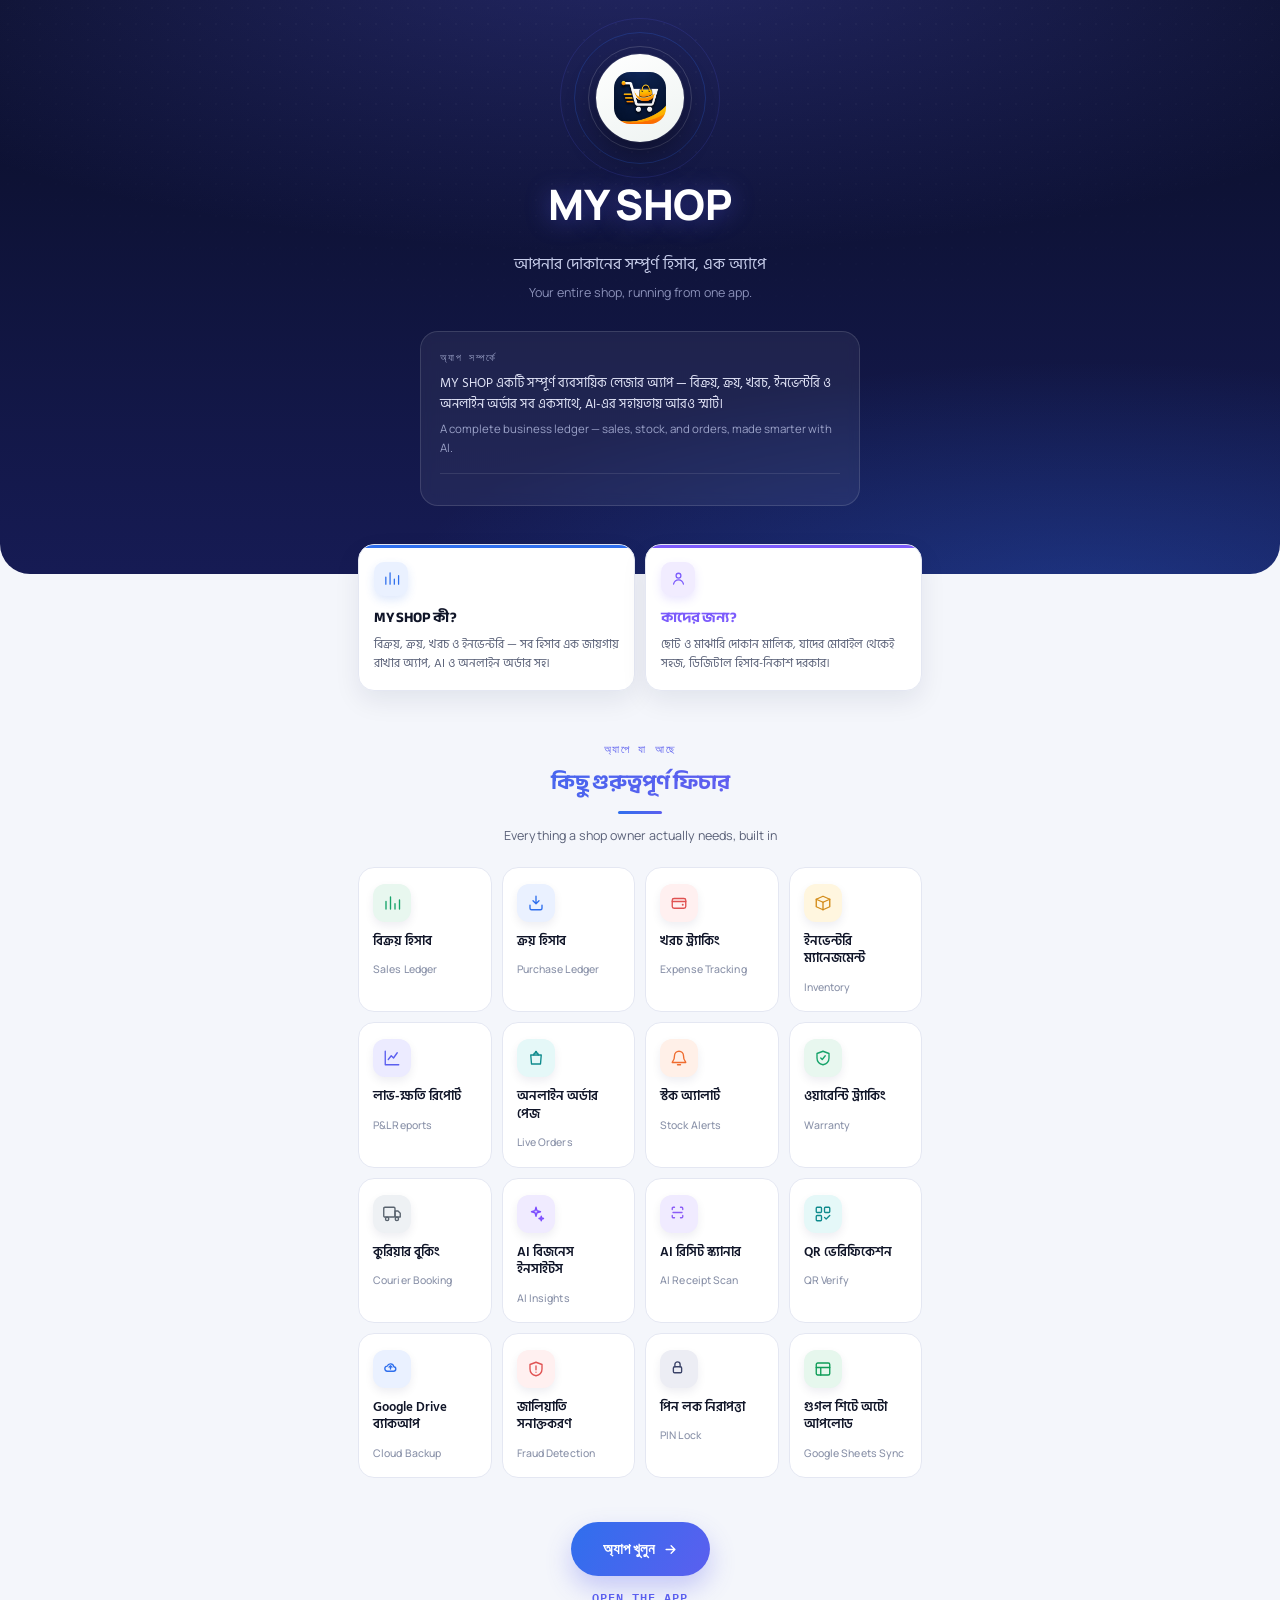
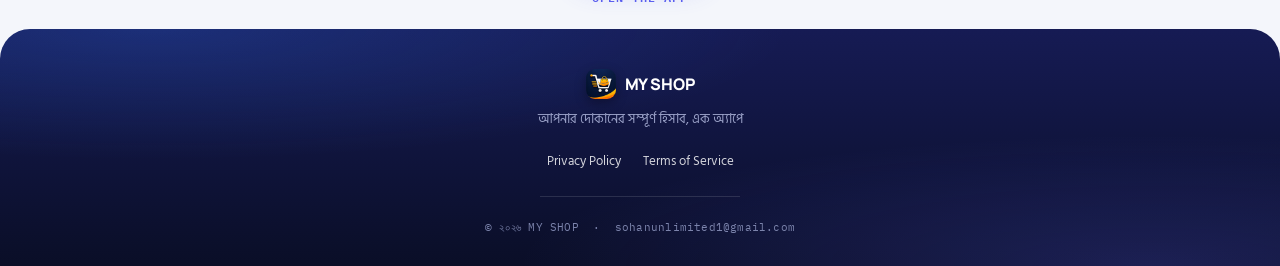
<file: about.html>
<!DOCTYPE html>
<html lang="bn">
<head>
<meta charset="UTF-8">
<meta name="viewport" content="width=device-width, initial-scale=1.0">
<title>MY SHOP — Business Ledger for Shop Owners</title>
<meta name="description" content="MY SHOP is a business ledger app for shop owners to track sales, purchases, expenses, and inventory — with online orders, AI insights, courier booking, and Google Drive backup.">
<meta name="theme-color" content="#0A0E27">
<link rel="preconnect" href="https://fonts.googleapis.com">
<link rel="preconnect" href="https://fonts.gstatic.com" crossorigin>
<link href="https://fonts.googleapis.com/css2?family=Anek+Bangla:wght@500;600;700;800&family=Hind+Siliguri:wght@300;400;500;600;700&family=Manrope:wght@500;600;700;800&family=IBM+Plex+Mono:wght@500;600&display=swap" rel="stylesheet">
<style>
  :root{
    --bg:#F4F6FB;
    --deep:#0A0E27;
    --deep-2:#161B54;
    --ink:#101528;
    --ink-soft:#5A6178;
    --ink-faint:#8991A8;
    --card:#FFFFFF;
    --line:#E4E7F2;
    --blue:#2F6FED;
    --indigo:#5B5FEF;
    --tint-blue:#EAF1FF;
    --radius-lg:22px;
    --radius-md:16px;

    --cat-a:#2F6FED; --cat-a-tint:#EAF1FF;
    --cat-b:#7C5CFC; --cat-b-tint:#F1ECFF;
    --cat-c:#0F8B8D; --cat-c-tint:#E4F7F7;
    --cat-d:#3B4368; --cat-d-tint:#ECEDF4;
  }
  *{box-sizing:border-box;}
  html{ scroll-behavior:smooth; }
  body{
    margin:0; background:var(--bg); color:var(--ink);
    font-family:'Hind Siliguri','Inter',sans-serif; line-height:1.65;
    -webkit-font-smoothing:antialiased;
  }
  img{max-width:100%;display:block;}
  .en{ font-family:'Manrope',sans-serif; }

  /* ================= HERO ================= */
  .hero{
    position:relative; overflow:hidden;
    background:
      radial-gradient(120% 90% at 50% -10%, rgba(91,95,239,0.32), transparent 60%),
      radial-gradient(90% 70% at 85% 105%, rgba(47,111,237,0.30), transparent 60%),
      linear-gradient(180deg, var(--deep) 0%, var(--deep-2) 100%);
    padding:46px 20px 68px;
    border-radius:0 0 30px 30px;
    text-align:center;
  }
  .hero::before{
    content:''; position:absolute; inset:0; pointer-events:none; opacity:.5;
    background-image:radial-gradient(rgba(255,255,255,0.055) 1px, transparent 1px);
    background-size:16px 16px;
    mask-image:radial-gradient(70% 60% at 50% 0%, #000 40%, transparent 100%);
  }

  .badge-wrap{ position:relative; width:104px; height:104px; margin:0 auto 20px; }
  .badge-ring{
    position:absolute; inset:0; border-radius:50%;
    border:1px solid rgba(255,255,255,0.16);
  }
  .badge-ring.r2{ inset:-14px; border-color:rgba(47,111,237,0.24); }
  .badge-ring.r3{ inset:-28px; border-color:rgba(91,95,239,0.16); }
  .badge{
    position:absolute; inset:8px; border-radius:50%;
    background:linear-gradient(155deg,#ffffff,#eef3f1);
    display:flex; align-items:center; justify-content:center;
    box-shadow:0 14px 30px rgba(0,0,0,0.35), 0 0 0 1px rgba(255,255,255,0.08);
  }
  .badge img{ width:60%; height:60%; border-radius:16px; object-fit:contain; }

  h1.brand{
    font-family:'Manrope',sans-serif; font-weight:800; font-size:clamp(32px,8vw,42px);
    color:#fff; margin:0 0 12px; letter-spacing:-0.01em;
    text-shadow:0 2px 24px rgba(91,95,239,0.45);
  }
  .tagline{ color:#C7CDEA; font-size:16px; margin:0 auto; max-width:360px; }
  .tagline .sub{ display:block; font-size:12.5px; margin-top:5px; color:#8A90B8; }

  .hero-note{
    text-align:left; max-width:440px; margin:28px auto 0;
    background:rgba(255,255,255,0.06); border:1px solid rgba(255,255,255,0.13);
    border-radius:18px; padding:18px 19px 16px;
    backdrop-filter:blur(6px);
  }
  .hero-note .blk + .blk{ margin-top:15px; padding-top:15px; border-top:1px solid rgba(255,255,255,0.10); }
  .hero-note .lbl{
    font-family:'IBM Plex Mono',monospace; font-size:10px; letter-spacing:0.13em;
    text-transform:uppercase; color:#9AA1C7; margin:0 0 6px;
  }
  .hero-note p{ margin:0; font-size:13px; color:#E1E4F7; line-height:1.65; }
  .hero-note p.en{ font-size:11.5px; color:#9AA1C7; margin-top:4px; }

  /* ================= LAYOUT ================= */
  .wrap{ max-width:600px; margin:0 auto; padding:0 18px 4px; position:relative; }

  /* lifted info cards, overlapping the hero curve */
  .info-row{
    display:grid; grid-template-columns:1fr 1fr; gap:10px;
    margin-top:-30px; position:relative; z-index:2;
  }
  .info-card{
    background:var(--card); border:1px solid var(--line); border-radius:var(--radius-md);
    padding:17px 15px 16px; box-shadow:0 10px 26px rgba(16,21,64,0.08);
    position:relative; overflow:hidden;
  }
  .info-card::before{
    content:''; position:absolute; top:0; left:0; right:0; height:3px;
    background:var(--card-acc,var(--blue));
  }
  .info-card.card-b::before{ background:var(--cat-b); }
  .info-card .ic{
    width:34px; height:34px; border-radius:10px; display:flex; align-items:center; justify-content:center;
    background:var(--tint-blue); color:var(--blue); margin-bottom:10px;
    box-shadow:0 4px 10px rgba(47,111,237,0.16);
  }
  .info-card.card-b .ic{ background:var(--cat-b-tint); color:var(--cat-b); box-shadow:0 4px 10px rgba(124,92,252,0.16); }
  .info-card .ic svg{ width:17px; height:17px; }
  .info-card h3{ font-family:'Anek Bangla',sans-serif; font-size:14.5px; font-weight:700; margin:0 0 5px; color:var(--ink); }
  .info-card.card-b h3{ color:var(--cat-b); }
  .info-card p{ margin:0; font-size:12px; color:var(--ink-soft); }

  /* ================= SECTION HEADERS ================= */
  .section-head{ text-align:center; margin:50px 0 20px; }
  .section-head .eyebrow-lt{
    font-family:'IBM Plex Mono',monospace; font-size:10.5px; letter-spacing:0.14em;
    color:var(--indigo); text-transform:uppercase; margin:0 0 8px;
  }
  .section-head h2{
    font-family:'Anek Bangla',sans-serif; font-size:21px; font-weight:700; color:var(--ink); margin:0 0 10px;
  }
  .section-head h2.grad{
    background:linear-gradient(100deg,var(--blue),var(--indigo) 60%,var(--cat-b));
    -webkit-background-clip:text; background-clip:text; color:transparent;
  }
  .section-head .rule{
    width:44px; height:3px; margin:0 auto 12px; border-radius:99px;
    background:linear-gradient(90deg,var(--blue),var(--indigo));
  }
  .section-head p{ font-size:12.5px; color:var(--ink-soft); margin:0; font-family:'Manrope',sans-serif; }

  /* ================= FEATURE GRID ================= */
  .feature-grid{
    display:grid; grid-template-columns:1fr 1fr; gap:10px;
  }
  .f-tile{
    background:var(--card); border:1px solid var(--line); border-radius:var(--radius-md);
    padding:16px 14px 15px; display:flex; flex-direction:column; gap:11px;
    transition:transform .18s ease, box-shadow .18s ease, border-color .18s ease;
  }
  .f-tile:hover{ transform:translateY(-4px); box-shadow:0 14px 28px rgba(16,21,64,0.12); border-color:var(--acc,var(--line)); }
  .f-ico{
    width:38px; height:38px; border-radius:12px; display:flex; align-items:center; justify-content:center;
    background:var(--tint,var(--tint-blue)); color:var(--acc,var(--blue)); flex-shrink:0;
    box-shadow:0 4px 10px rgba(16,21,64,0.07);
  }
  .f-ico svg{ width:18px; height:18px; }
  .f-tile .bn{ font-size:13px; font-weight:600; color:var(--ink); line-height:1.35; }
  .f-tile .en{ font-size:10.5px; color:var(--ink-faint); font-family:'Manrope',sans-serif; font-weight:500; letter-spacing:.01em; }

  /* ================= CTA ================= */
  .cta-wrap{ text-align:center; margin:44px 0 6px; }
  .cta{
    display:inline-flex; align-items:center; gap:8px; text-decoration:none;
    font-family:'Manrope',sans-serif; font-weight:700; font-size:14.5px;
    color:#fff; background:linear-gradient(120deg,var(--blue),var(--indigo));
    border-radius:99px; padding:15px 32px;
    box-shadow:0 12px 26px rgba(91,95,239,0.30);
    transition:transform .16s ease, box-shadow .16s ease;
  }
  .cta:hover, .cta:focus-visible{ transform:translateY(-2px) scale(1.015); box-shadow:0 16px 32px rgba(91,95,239,0.38); outline:none; }
  .cta:active{ transform:translateY(0) scale(.98); }
  .cta:focus-visible{ box-shadow:0 0 0 4px rgba(47,111,237,0.25); }
  .cta svg{ width:15px; height:15px; }
  .cta-sub{ font-size:11.5px; color:var(--indigo); margin-top:12px; font-family:'IBM Plex Mono',monospace; letter-spacing:.08em; font-weight:600; }

  .links{ display:flex; justify-content:center; gap:22px; font-size:13px; }
  .links a{ color:rgba(255,255,255,0.82); text-decoration:none; border-bottom:1px solid transparent; }
  .links a:hover, .links a:focus-visible{ border-bottom-color:rgba(255,255,255,0.5); outline:none; }

  /* ================= FOOTER ================= */
  .site-footer{
    position:relative; overflow:hidden;
    background:
      radial-gradient(90% 100% at 12% 0%, rgba(47,111,237,0.24), transparent 55%),
      radial-gradient(90% 100% at 90% 100%, rgba(91,95,239,0.22), transparent 55%),
      linear-gradient(180deg, var(--deep-2) 0%, var(--deep) 100%);
    border-radius:30px 30px 0 0;
    padding:40px 22px 30px; text-align:center; margin-top:6px;
  }
  .footer-brand{
    display:inline-flex; align-items:center; gap:9px; margin-bottom:10px;
  }
  .footer-brand img{
    width:30px; height:30px; border-radius:9px; box-shadow:0 4px 12px rgba(0,0,0,0.3);
  }
  .footer-brand span{
    font-family:'Manrope',sans-serif; font-weight:800; font-size:16px; color:#fff; letter-spacing:-0.01em;
  }
  .footer-tag{ font-size:12.5px; color:#9AA1C7; margin:0 0 22px; }
  .footer-divider{
    height:1px; max-width:200px; margin:22px auto; background:rgba(255,255,255,0.12);
  }
  .footer-copy{
    font-size:10.5px; color:#7C84AC; font-family:'IBM Plex Mono',monospace; letter-spacing:.02em; margin:0;
  }

  @media (min-width:520px){
    .feature-grid{ grid-template-columns:repeat(4,1fr); }
  }

  @media (max-width:380px){
    .hero-note{ padding:15px 15px 13px; }
    .hero{ padding:38px 16px 58px; }
  }

  @media (prefers-reduced-motion:no-preference){
    .hero, .info-card, .f-tile, .cta-wrap{ animation:riseIn .5s ease both; }
    .info-row{ animation-delay:.05s; }
    .feature-grid .f-tile:nth-child(1){animation-delay:.02s}
    .feature-grid .f-tile:nth-child(2){animation-delay:.05s}
    .feature-grid .f-tile:nth-child(3){animation-delay:.08s}
    .feature-grid .f-tile:nth-child(4){animation-delay:.11s}
    .feature-grid .f-tile:nth-child(5){animation-delay:.14s}
    .feature-grid .f-tile:nth-child(6){animation-delay:.17s}
    .badge-ring{ animation:pulseRing 3.6s ease-in-out infinite; }
    .badge-ring.r2{ animation-delay:.3s; }
    .badge-ring.r3{ animation-delay:.6s; }
  }
  @keyframes riseIn{ from{opacity:0; transform:translateY(10px);} to{opacity:1; transform:translateY(0);} }
  @keyframes pulseRing{
    0%,100%{ transform:scale(1); opacity:1; }
    50%{ transform:scale(1.06); opacity:.55; }
  }
</style>
</head>
<body>

<div class="hero">
  <div class="badge-wrap">
    <div class="badge-ring r3"></div>
    <div class="badge-ring r2"></div>
    <div class="badge-ring"></div>
    <div class="badge"><img src="/icon-192.png" alt="MY SHOP"></div>
  </div>

  <h1 class="brand">MY SHOP</h1>
  <p class="tagline">আপনার দোকানের সম্পূর্ণ হিসাব, এক অ্যাপে
    <span class="sub en">Your entire shop, running from one app.</span>
  </p>

  <div class="hero-note">
    <div class="blk">
      <p class="lbl">অ্যাপ সম্পর্কে</p>
      <p>MY SHOP একটি সম্পূর্ণ ব্যবসায়িক লেজার অ্যাপ — বিক্রয়, ক্রয়, খরচ, ইনভেন্টরি ও অনলাইন অর্ডার সব একসাথে, AI-এর সহায়তায় আরও স্মার্ট।</p>
      <p class="en">A complete business ledger — sales, stock, and orders, made smarter with AI.</p>
    </div>
    <div class="blk">
      
    </div>
  </div>
</div>

<div class="wrap">

  <div class="info-row">
    <div class="info-card">
      <span class="ic" aria-hidden="true"><svg viewBox="0 0 24 24" fill="none" stroke="currentColor" stroke-width="1.8" stroke-linecap="round" stroke-linejoin="round"><path d="M4 20V10M10 20V4M16 20v-7M22 20V8"/></svg></span>
      <h3>MY SHOP কী?</h3>
      <p>বিক্রয়, ক্রয়, খরচ ও ইনভেন্টরি — সব হিসাব এক জায়গায় রাখার অ্যাপ, AI ও অনলাইন অর্ডার সহ।</p>
    </div>
    <div class="info-card card-b">
      <span class="ic" aria-hidden="true"><svg viewBox="0 0 24 24" fill="none" stroke="currentColor" stroke-width="1.8" stroke-linecap="round" stroke-linejoin="round"><circle cx="12" cy="8" r="3.4"/><path d="M5 20c1-4 4-6 7-6s6 2 7 6"/></svg></span>
      <h3>কাদের জন্য?</h3>
      <p>ছোট ও মাঝারি দোকান মালিক, যাদের মোবাইল থেকেই সহজ, ডিজিটাল হিসাব-নিকাশ দরকার।</p>
    </div>
  </div>

  <div class="section-head">
    <p class="eyebrow-lt">অ্যাপে যা আছে</p>
    <h2 class="grad">কিছু গুরুত্বপূর্ণ ফিচার</h2>
    <div class="rule" aria-hidden="true"></div>
    <p class="en">Everything a shop owner actually needs, built in</p>
  </div>

  <div class="feature-grid">
    <div class="f-tile" style="--acc:#16A36A;--tint:#E8F7EF">
      <span class="f-ico" aria-hidden="true"><svg viewBox="0 0 24 24" fill="none" stroke="currentColor" stroke-width="1.8" stroke-linecap="round" stroke-linejoin="round"><path d="M4 20V10M10 20V4M16 20v-7M22 20V8"/></svg></span>
      <span class="bn">বিক্রয় হিসাব</span>
      <span class="en">Sales Ledger</span>
    </div>
    <div class="f-tile" style="--acc:#2F6FED;--tint:#EAF1FF">
      <span class="f-ico" aria-hidden="true"><svg viewBox="0 0 24 24" fill="none" stroke="currentColor" stroke-width="1.8" stroke-linecap="round" stroke-linejoin="round"><path d="M12 3v10M8 9l4 4 4-4"/><path d="M4 15v4a2 2 0 0 0 2 2h12a2 2 0 0 0 2-2v-4"/></svg></span>
      <span class="bn">ক্রয় হিসাব</span>
      <span class="en">Purchase Ledger</span>
    </div>
    <div class="f-tile" style="--acc:#E05252;--tint:#FFF0F0">
      <span class="f-ico" aria-hidden="true"><svg viewBox="0 0 24 24" fill="none" stroke="currentColor" stroke-width="1.8" stroke-linecap="round" stroke-linejoin="round"><rect x="3" y="6" width="18" height="13" rx="2.4"/><path d="M3 10h18"/><circle cx="17" cy="14.2" r="1.3" fill="currentColor" stroke="none"/></svg></span>
      <span class="bn">খরচ ট্র্যাকিং</span>
      <span class="en">Expense Tracking</span>
    </div>
    <div class="f-tile" style="--acc:#D38B18;--tint:#FFF6DF">
      <span class="f-ico" aria-hidden="true"><svg viewBox="0 0 24 24" fill="none" stroke="currentColor" stroke-width="1.8" stroke-linecap="round" stroke-linejoin="round"><path d="m3 7 9-4 9 4-9 4-9-4Z"/><path d="M3 7v10l9 4 9-4V7"/><path d="M12 11v10"/></svg></span>
      <span class="bn">ইনভেন্টরি ম্যানেজমেন্ট</span>
      <span class="en">Inventory</span>
    </div>
    <div class="f-tile" style="--acc:#5B5FEF;--tint:#ECEBFF">
      <span class="f-ico" aria-hidden="true"><svg viewBox="0 0 24 24" fill="none" stroke="currentColor" stroke-width="1.8" stroke-linecap="round" stroke-linejoin="round"><path d="M3 3v18h18"/><path d="m7 14 4-5 3 3 5-7"/></svg></span>
      <span class="bn">লাভ-ক্ষতি রিপোর্ট</span>
      <span class="en">P&amp;L Reports</span>
    </div>
    <div class="f-tile" style="--acc:#0F8B8D;--tint:#E5F8F8">
      <span class="f-ico" aria-hidden="true"><svg viewBox="0 0 24 24" fill="none" stroke="currentColor" stroke-width="1.8" stroke-linecap="round" stroke-linejoin="round"><path d="M5 8h14l-1 12H6L5 8Z"/><path d="M9 8a3 3 0 0 1 6 0"/><circle cx="12" cy="4" r="1.6" fill="currentColor" stroke="none"/></svg></span>
      <span class="bn">অনলাইন অর্ডার পেজ</span>
      <span class="en">Live Orders</span>
    </div>
    <div class="f-tile" style="--acc:#EF6C2F;--tint:#FFF0E8">
      <span class="f-ico" aria-hidden="true"><svg viewBox="0 0 24 24" fill="none" stroke="currentColor" stroke-width="1.8" stroke-linecap="round" stroke-linejoin="round"><path d="M18 9a6 6 0 0 0-12 0c0 7-3 7-3 9h18c0-2-3-2-3-9"/><path d="M10 21h4"/></svg></span>
      <span class="bn">স্টক অ্যালার্ট</span>
      <span class="en">Stock Alerts</span>
    </div>
    <div class="f-tile" style="--acc:#16A36A;--tint:#E8F7EF">
      <span class="f-ico" aria-hidden="true"><svg viewBox="0 0 24 24" fill="none" stroke="currentColor" stroke-width="1.8" stroke-linecap="round" stroke-linejoin="round"><path d="M12 3 20 6v6c0 5-3.5 8-8 9-4.5-1-8-4-8-9V6l8-3Z"/><path d="m9 12 2 2 4-5"/></svg></span>
      <span class="bn">ওয়ারেন্টি ট্র্যাকিং</span>
      <span class="en">Warranty</span>
    </div>
    <div class="f-tile" style="--acc:#59636E;--tint:#EEF1F4">
      <span class="f-ico" aria-hidden="true"><svg viewBox="0 0 24 24" fill="none" stroke="currentColor" stroke-width="1.8" stroke-linecap="round" stroke-linejoin="round"><rect x="1" y="3" width="15" height="13" rx="1.5"/><path d="M16 8h4l3 3v5h-7V8Z"/><circle cx="5.5" cy="18.5" r="2.2"/><circle cx="18.5" cy="18.5" r="2.2"/></svg></span>
      <span class="bn">কুরিয়ার বুকিং</span>
      <span class="en">Courier Booking</span>
    </div>
    <div class="f-tile" style="--acc:#7C4DFF;--tint:#F0EBFF">
      <span class="f-ico" aria-hidden="true"><svg viewBox="0 0 24 24" fill="none" stroke="currentColor" stroke-width="1.8" stroke-linecap="round" stroke-linejoin="round"><path d="m12 3 1.3 4.7L18 9l-4.7 1.3L12 15l-1.3-4.7L6 9l4.7-1.3L12 3Z"/><path d="m19 15 .7 2.3L22 18l-2.3.7L19 21l-.7-2.3L16 18l2.3-.7L19 15Z"/></svg></span>
      <span class="bn">AI বিজনেস ইনসাইটস</span>
      <span class="en">AI Insights</span>
    </div>
    <div class="f-tile" style="--acc:#8B5CF6;--tint:#F0EBFF">
      <span class="f-ico" aria-hidden="true"><svg viewBox="0 0 24 24" fill="none" stroke="currentColor" stroke-width="1.8" stroke-linecap="round" stroke-linejoin="round"><path d="M3 6V4.5A1.5 1.5 0 0 1 4.5 3H6M14 3h1.5A1.5 1.5 0 0 1 17 4.5V6M17 14v1.5a1.5 1.5 0 0 1-1.5 1.5H14M6 17H4.5A1.5 1.5 0 0 1 3 15.5V14"/><path d="M4 10h12"/></svg></span>
      <span class="bn">AI রিসিট স্ক্যানার</span>
      <span class="en">AI Receipt Scan</span>
    </div>
    <div class="f-tile" style="--acc:#0F8B8D;--tint:#E5F8F8">
      <span class="f-ico" aria-hidden="true"><svg viewBox="0 0 24 24" fill="none" stroke="currentColor" stroke-width="1.8" stroke-linecap="round" stroke-linejoin="round"><rect x="3" y="3" width="7" height="7" rx="1.2"/><rect x="14" y="3" width="7" height="7" rx="1.2"/><rect x="3" y="14" width="7" height="7" rx="1.2"/><path d="M14 16.5l2.2 2.2L21 14"/></svg></span>
      <span class="bn">QR ভেরিফিকেশন</span>
      <span class="en">QR Verify</span>
    </div>
    <div class="f-tile" style="--acc:#2F6FED;--tint:#EAF1FF">
      <span class="f-ico" aria-hidden="true"><svg viewBox="0 0 24 24" fill="none" stroke="currentColor" stroke-width="1.8" stroke-linecap="round" stroke-linejoin="round"><path d="M6 15h8a3 3 0 0 0 .4-5.98A4.5 4.5 0 0 0 5.7 8.2 3.2 3.2 0 0 0 6 15z"/><path d="M10 12V7.5M8 9.5 10 7.5l2 2"/></svg></span>
      <span class="bn">Google Drive ব্যাকআপ</span>
      <span class="en">Cloud Backup</span>
    </div>
    <div class="f-tile" style="--acc:#E05252;--tint:#FFF0F0">
      <span class="f-ico" aria-hidden="true"><svg viewBox="0 0 24 24" fill="none" stroke="currentColor" stroke-width="1.8" stroke-linecap="round" stroke-linejoin="round"><path d="M12 3 20 6v6c0 5-3.5 8-8 9-4.5-1-8-4-8-9V6l8-3Z"/><path d="M12 8v5"/><circle cx="12" cy="16.2" r="0.9" fill="currentColor" stroke="none"/></svg></span>
      <span class="bn">জালিয়াতি সনাক্তকরণ</span>
      <span class="en">Fraud Detection</span>
    </div>
    <div class="f-tile" style="--acc:#3B4368;--tint:#ECEDF4">
      <span class="f-ico" aria-hidden="true"><svg viewBox="0 0 24 24" fill="none" stroke="currentColor" stroke-width="1.8" stroke-linecap="round" stroke-linejoin="round"><rect x="4.5" y="9" width="11" height="8" rx="1.6"/><path d="M6.5 9V6a3.5 3.5 0 0 1 7 0v3"/></svg></span>
      <span class="bn">পিন লক নিরাপত্তা</span>
      <span class="en">PIN Lock</span>
    </div>
    <div class="f-tile" style="--acc:#0F9D58;--tint:#E6F7ED">
      <span class="f-ico" aria-hidden="true"><svg viewBox="0 0 24 24" fill="none" stroke="currentColor" stroke-width="1.8" stroke-linecap="round" stroke-linejoin="round"><rect x="3" y="4" width="18" height="16" rx="2"/><path d="M3 10h18M9 10v10"/></svg></span>
      <span class="bn">গুগল শিটে অটো আপলোড</span>
      <span class="en">Google Sheets Sync</span>
    </div>
  </div>

  <div class="cta-wrap">
    <a class="cta" href="/">
      অ্যাপ খুলুন
      <svg viewBox="0 0 24 24" fill="none" stroke="currentColor" stroke-width="2.2" stroke-linecap="round" stroke-linejoin="round"><path d="M5 12h13M13 6l6 6-6 6"/></svg>
    </a>
    <p class="cta-sub en">OPEN THE APP</p>
  </div>

</div>

<footer class="site-footer">
  <div class="footer-brand">
    <img src="/icon-192.png" alt="MY SHOP">
    <span>MY SHOP</span>
  </div>
  <p class="footer-tag">আপনার দোকানের সম্পূর্ণ হিসাব, এক অ্যাপে</p>

  <div class="links">
    <a href="/privacy">Privacy Policy</a>
    <a href="/terms_of_service">Terms of Service</a>
  </div>

  <div class="footer-divider"></div>
  <p class="footer-copy">© ২০২৬ MY SHOP &nbsp;·&nbsp; sohanunlimited1@gmail.com</p>
</footer>

</body>
</html>
</file>
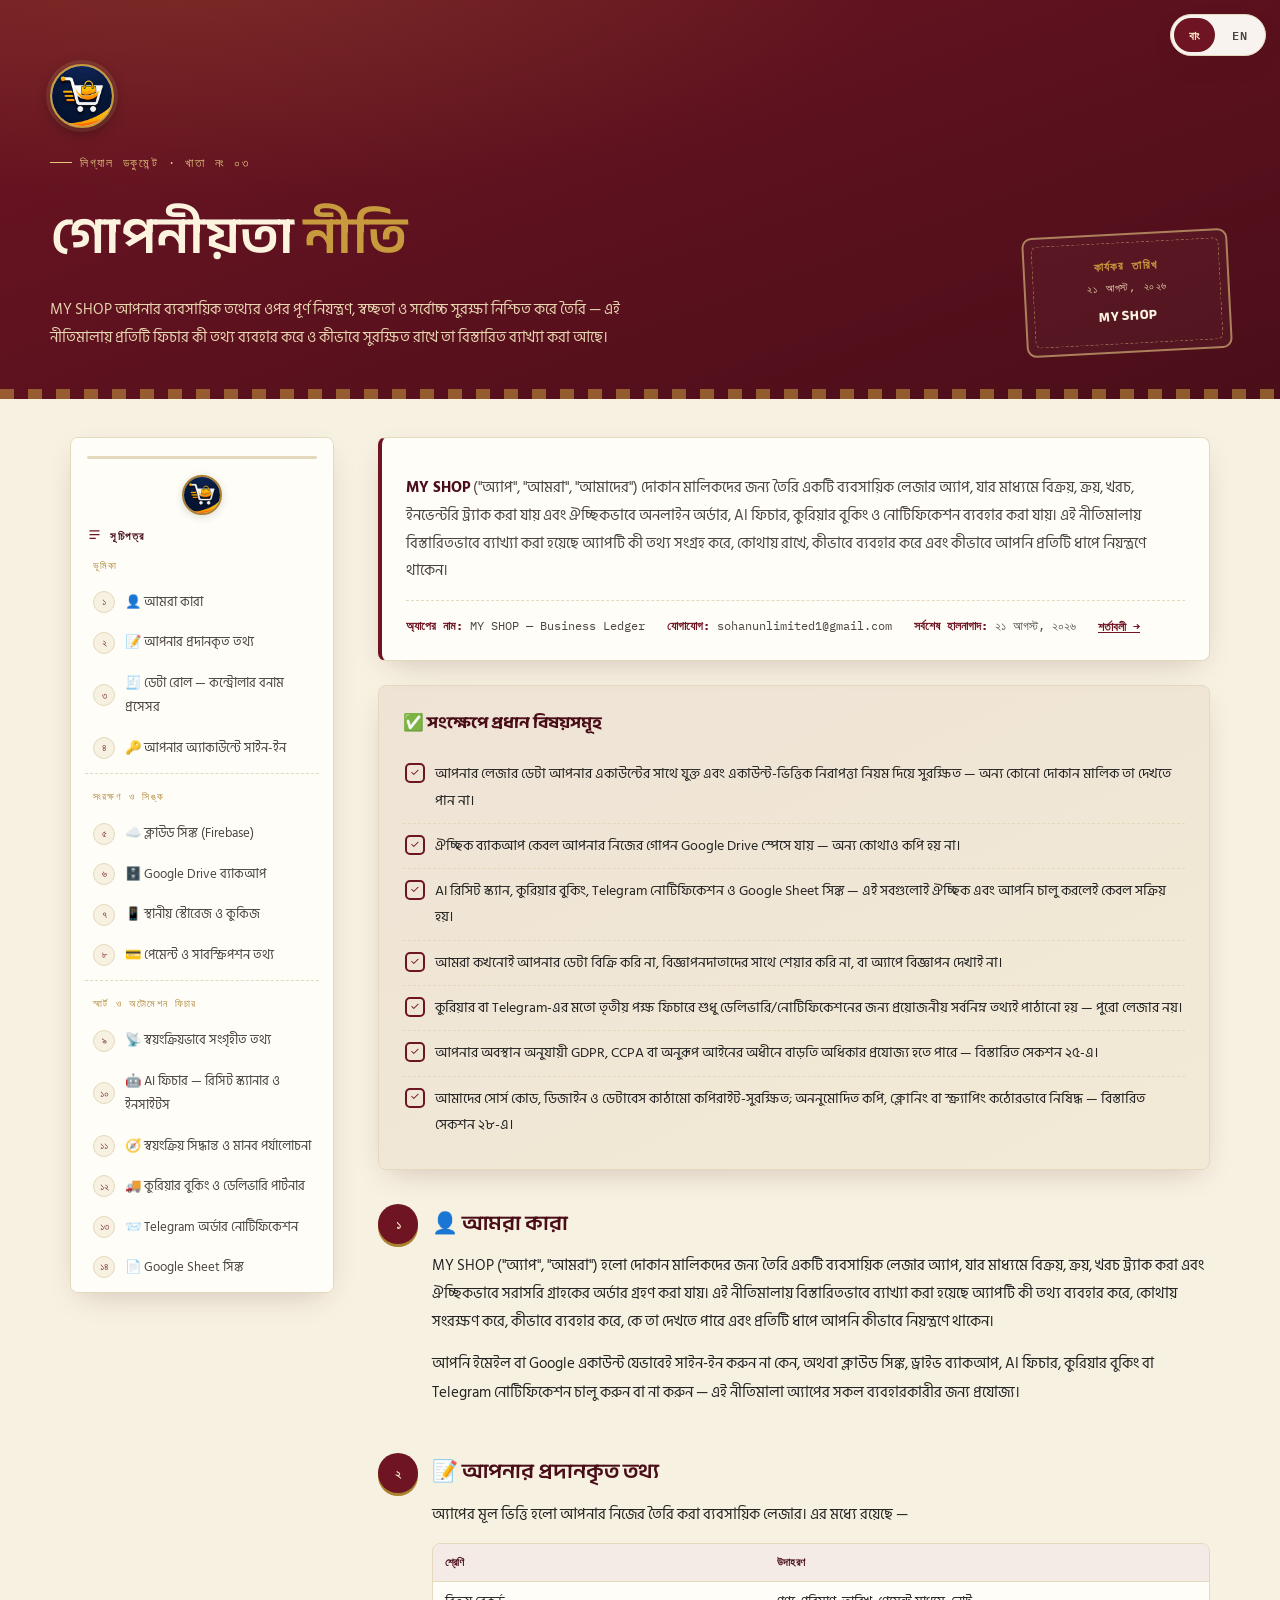
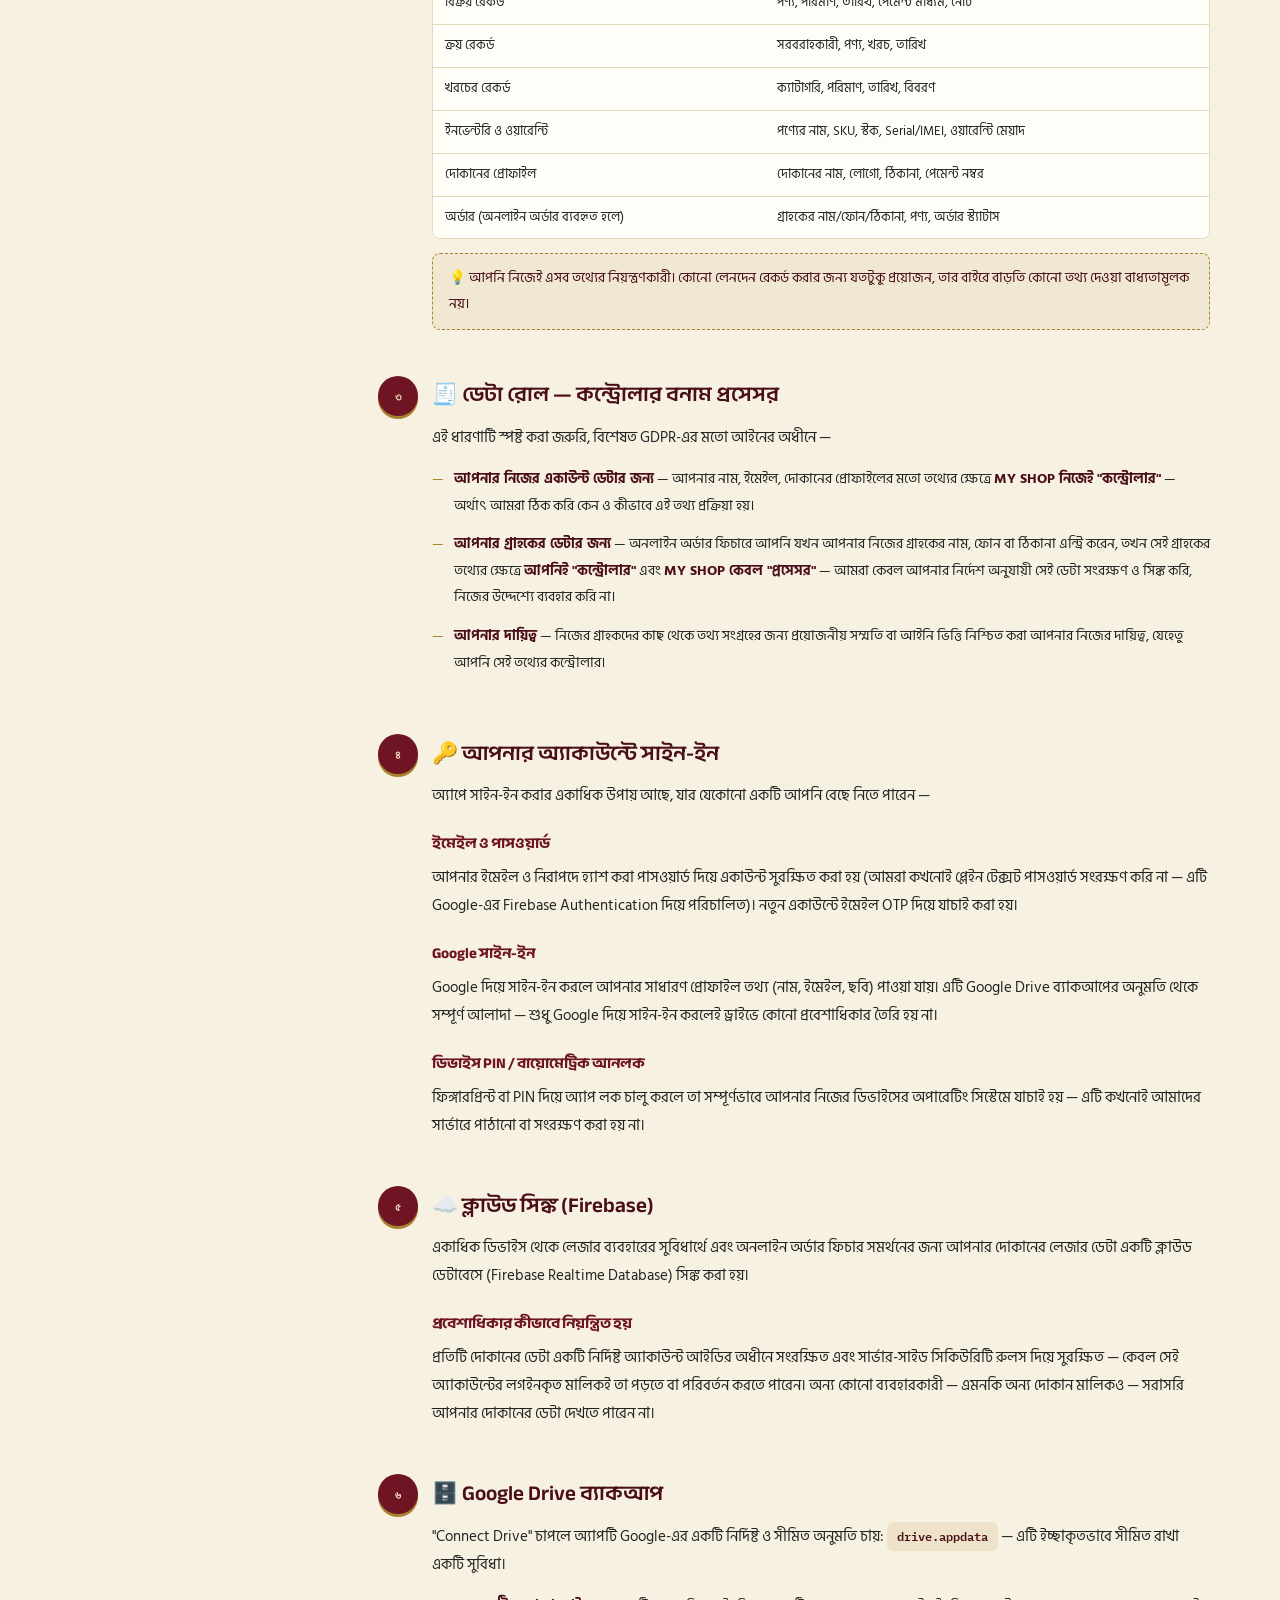
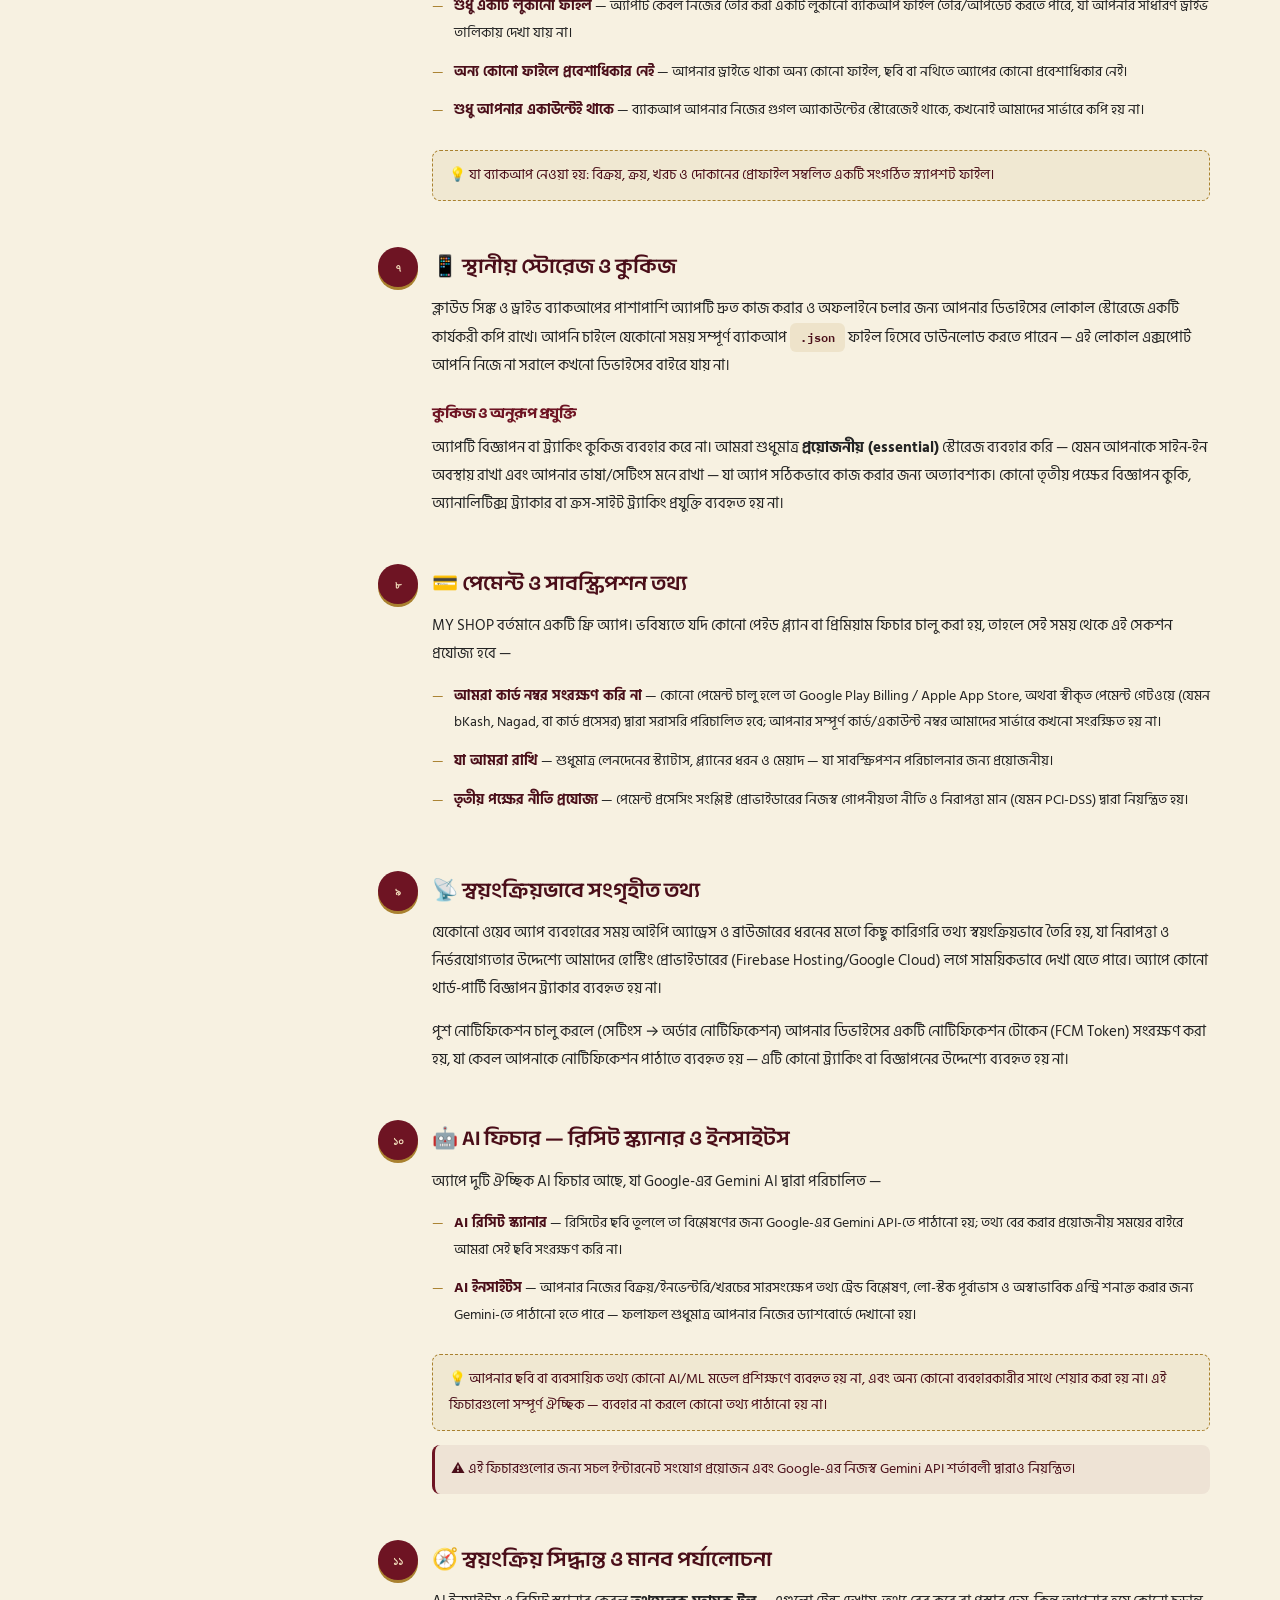
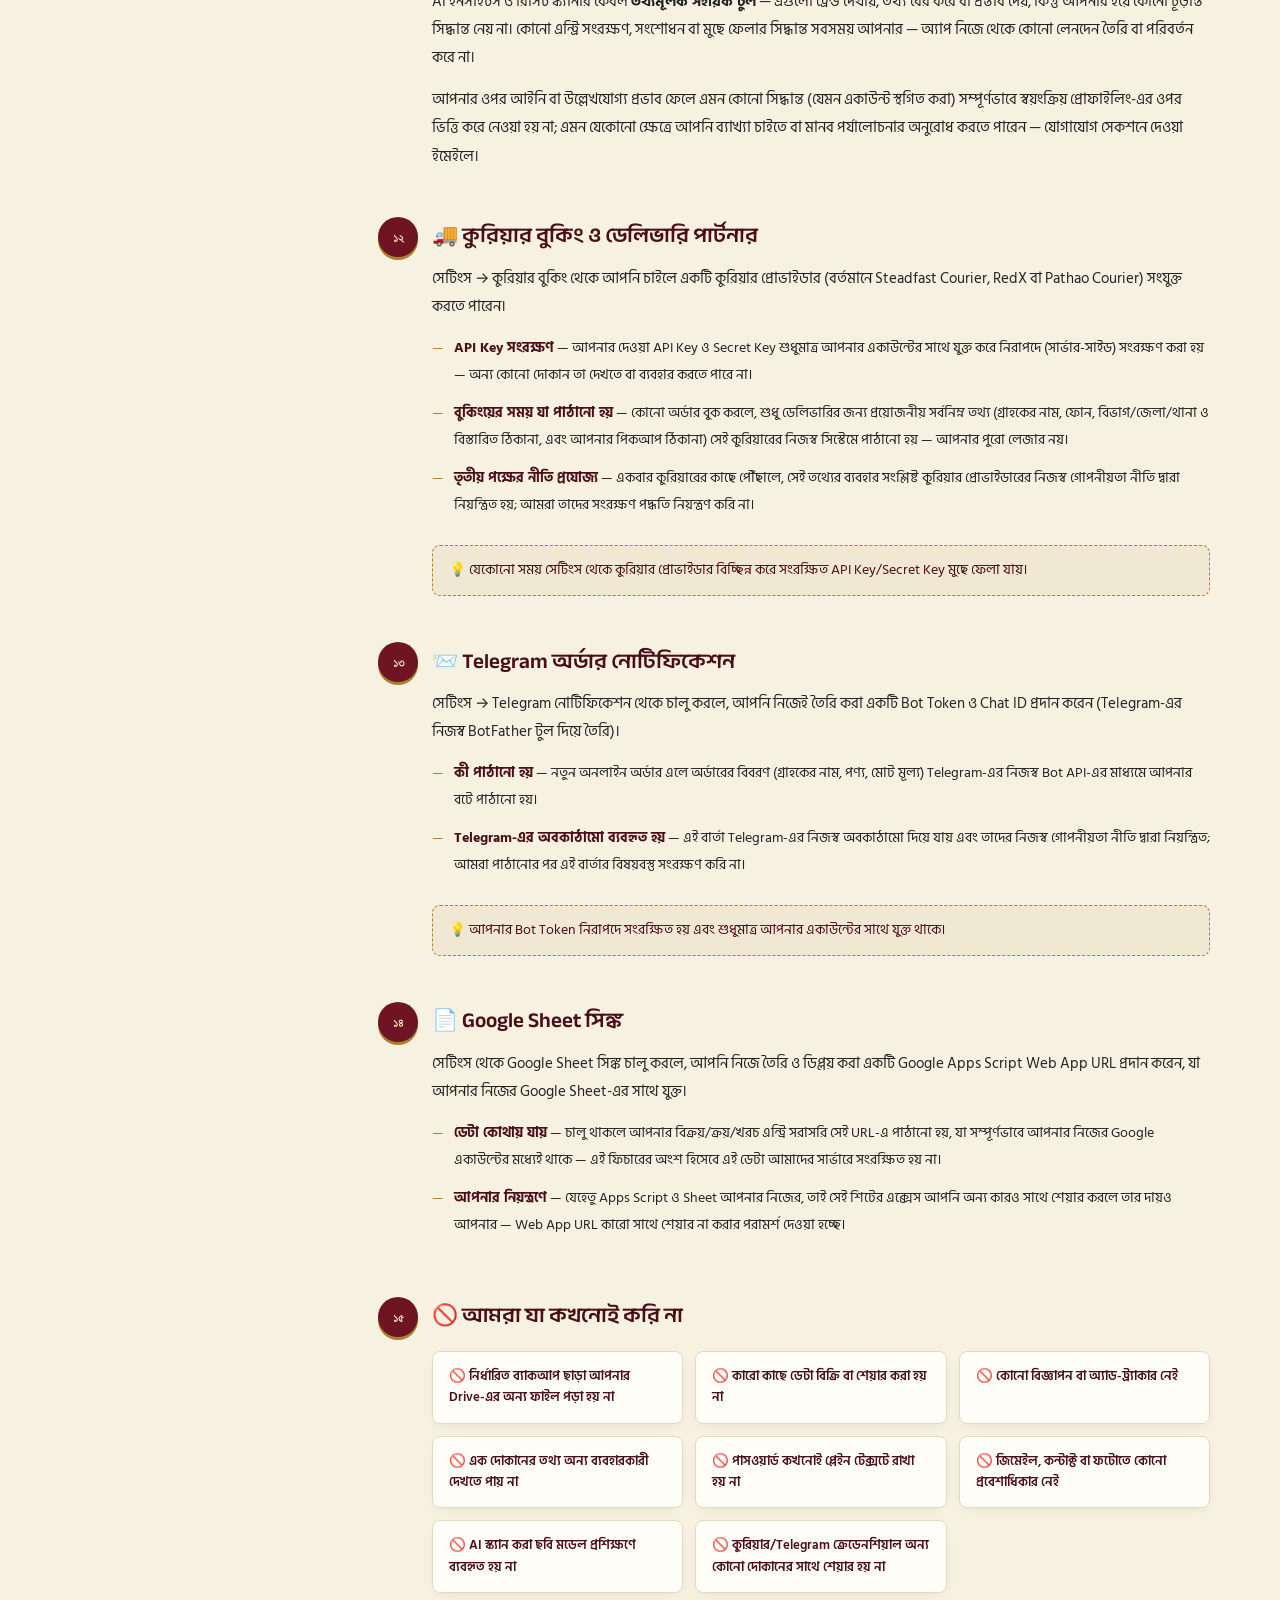
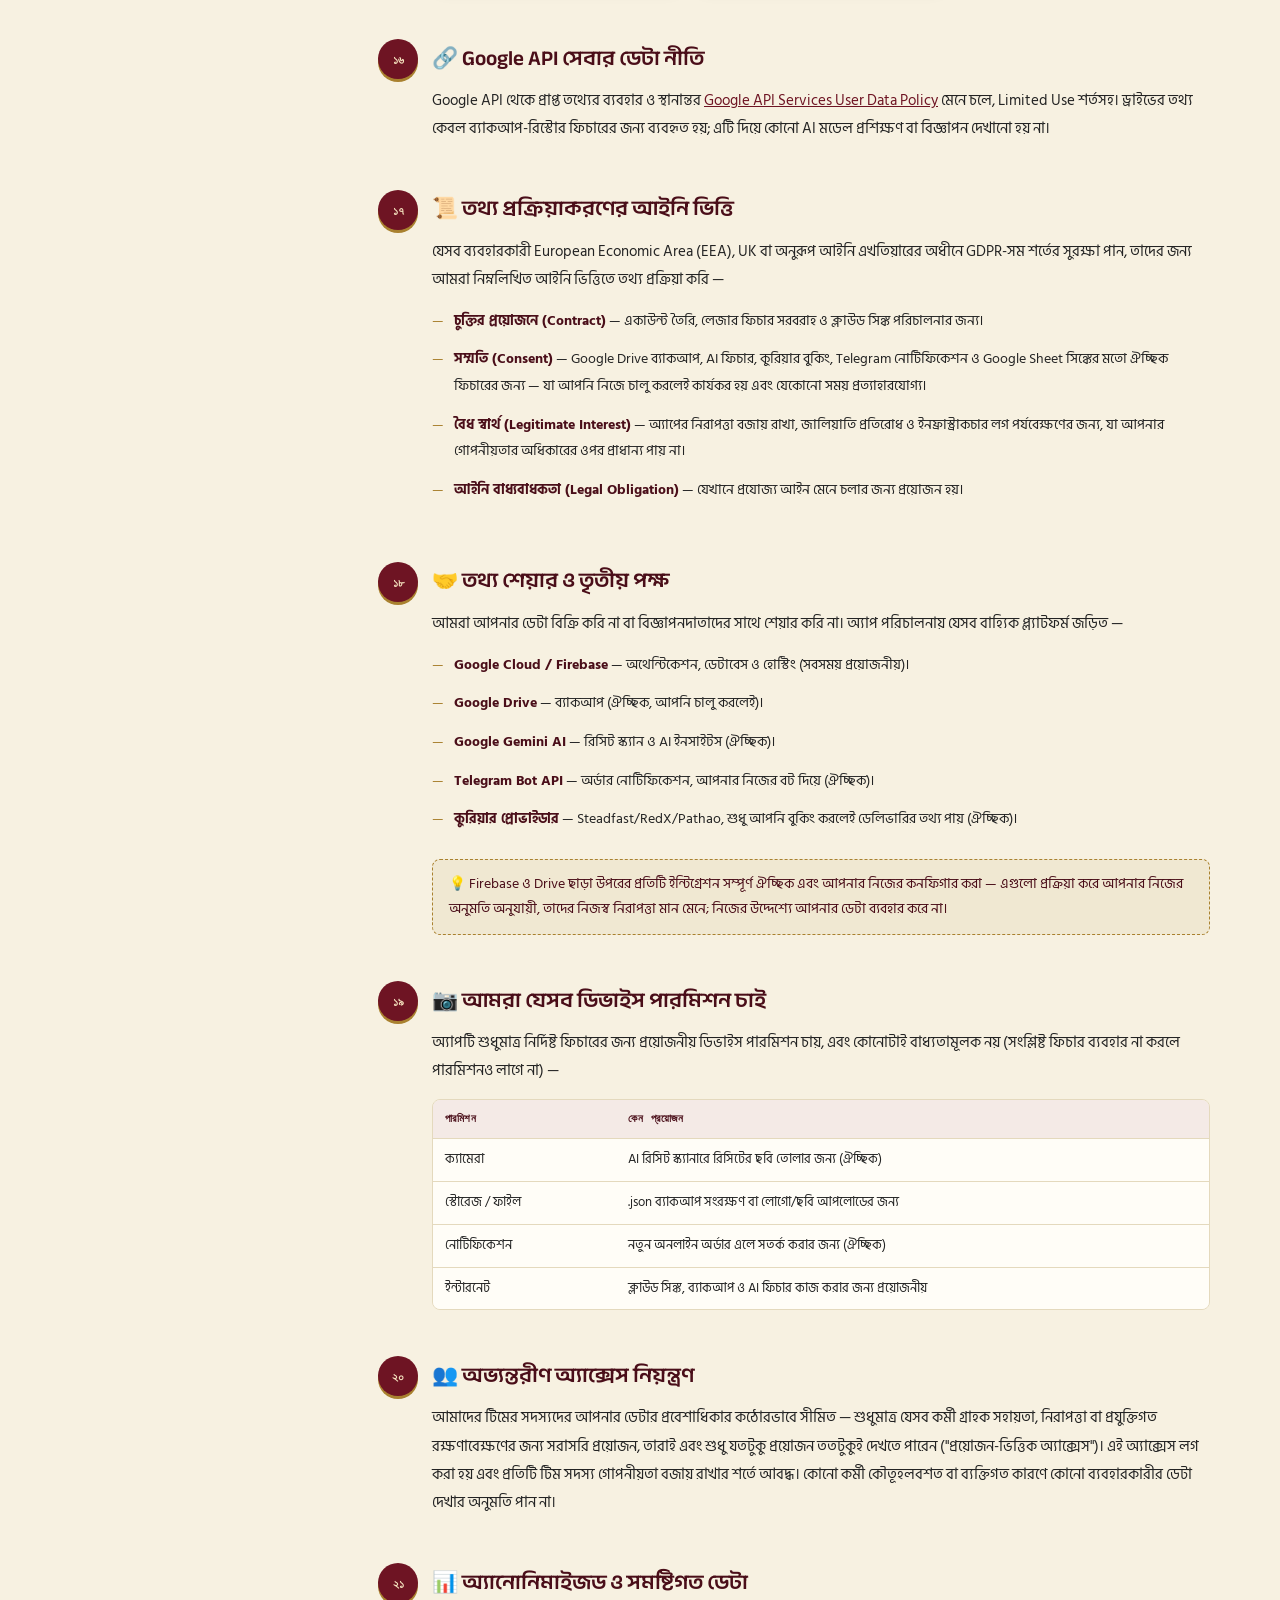
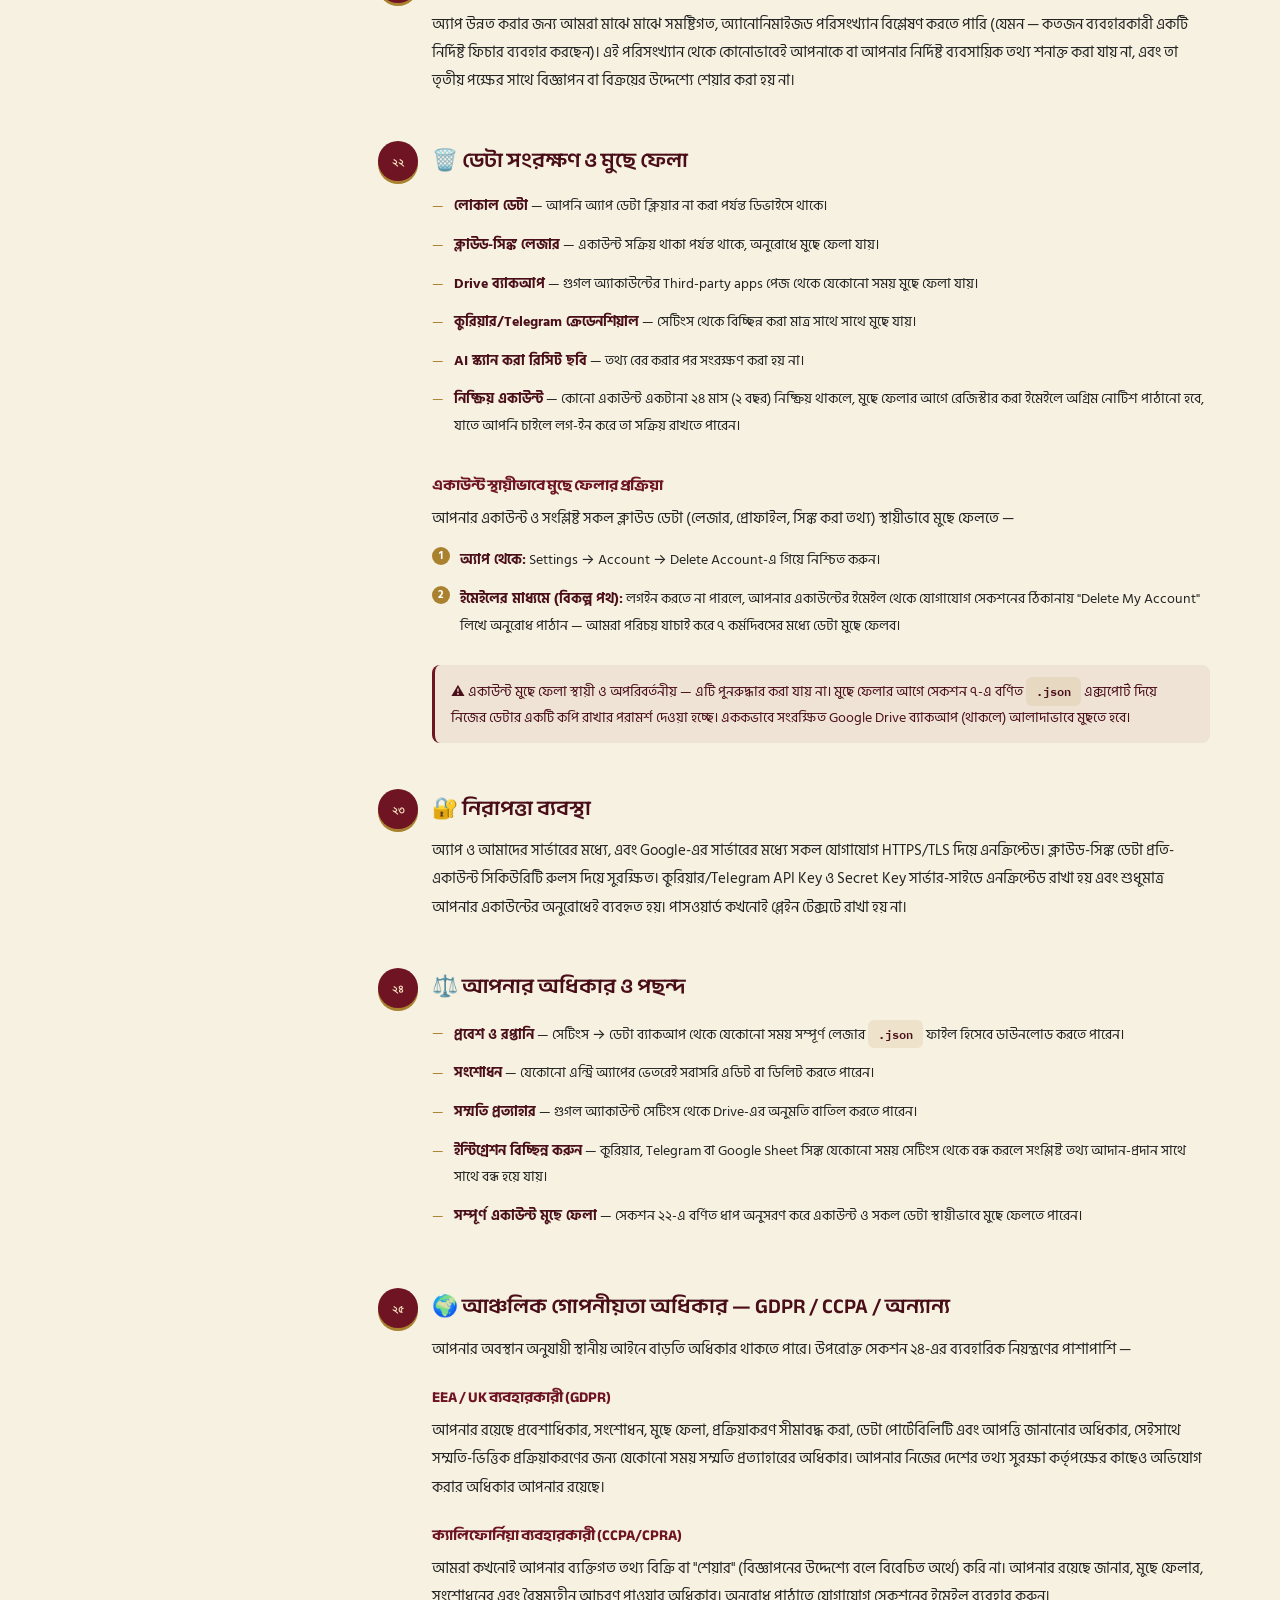
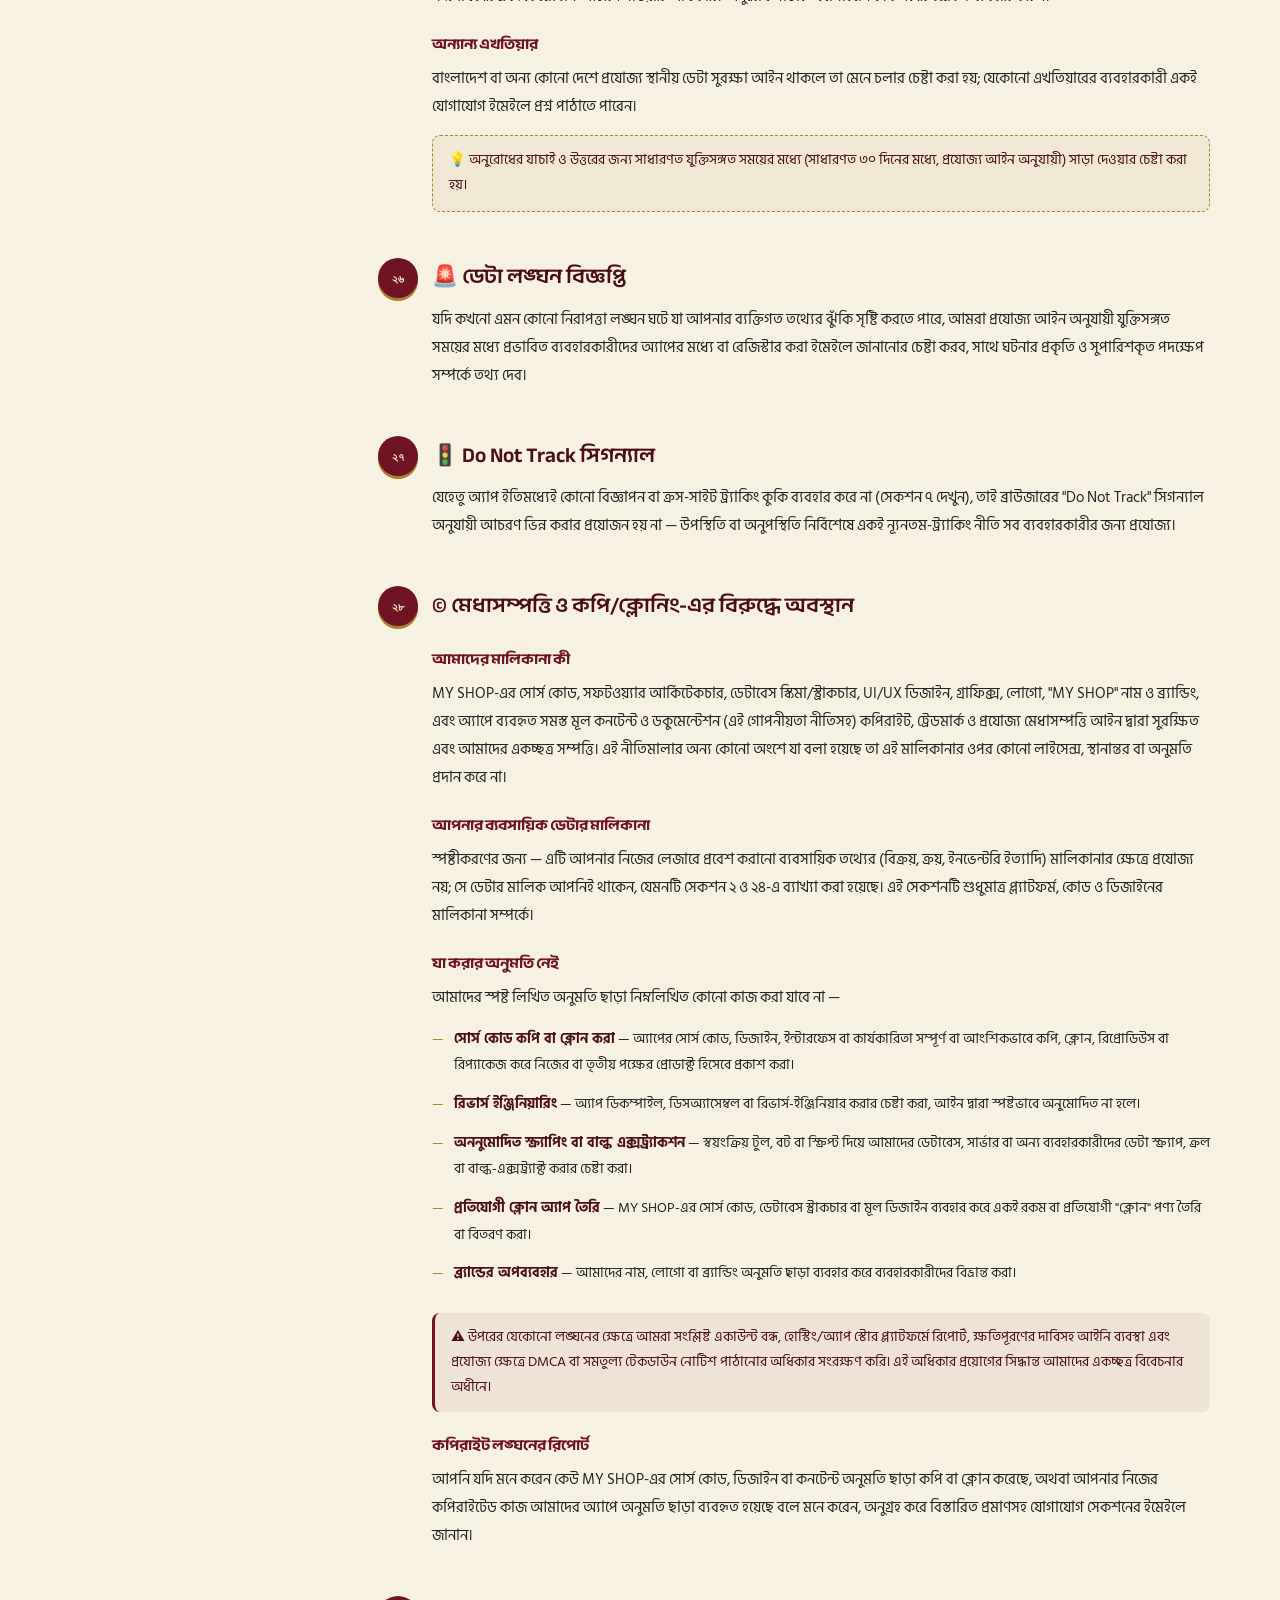
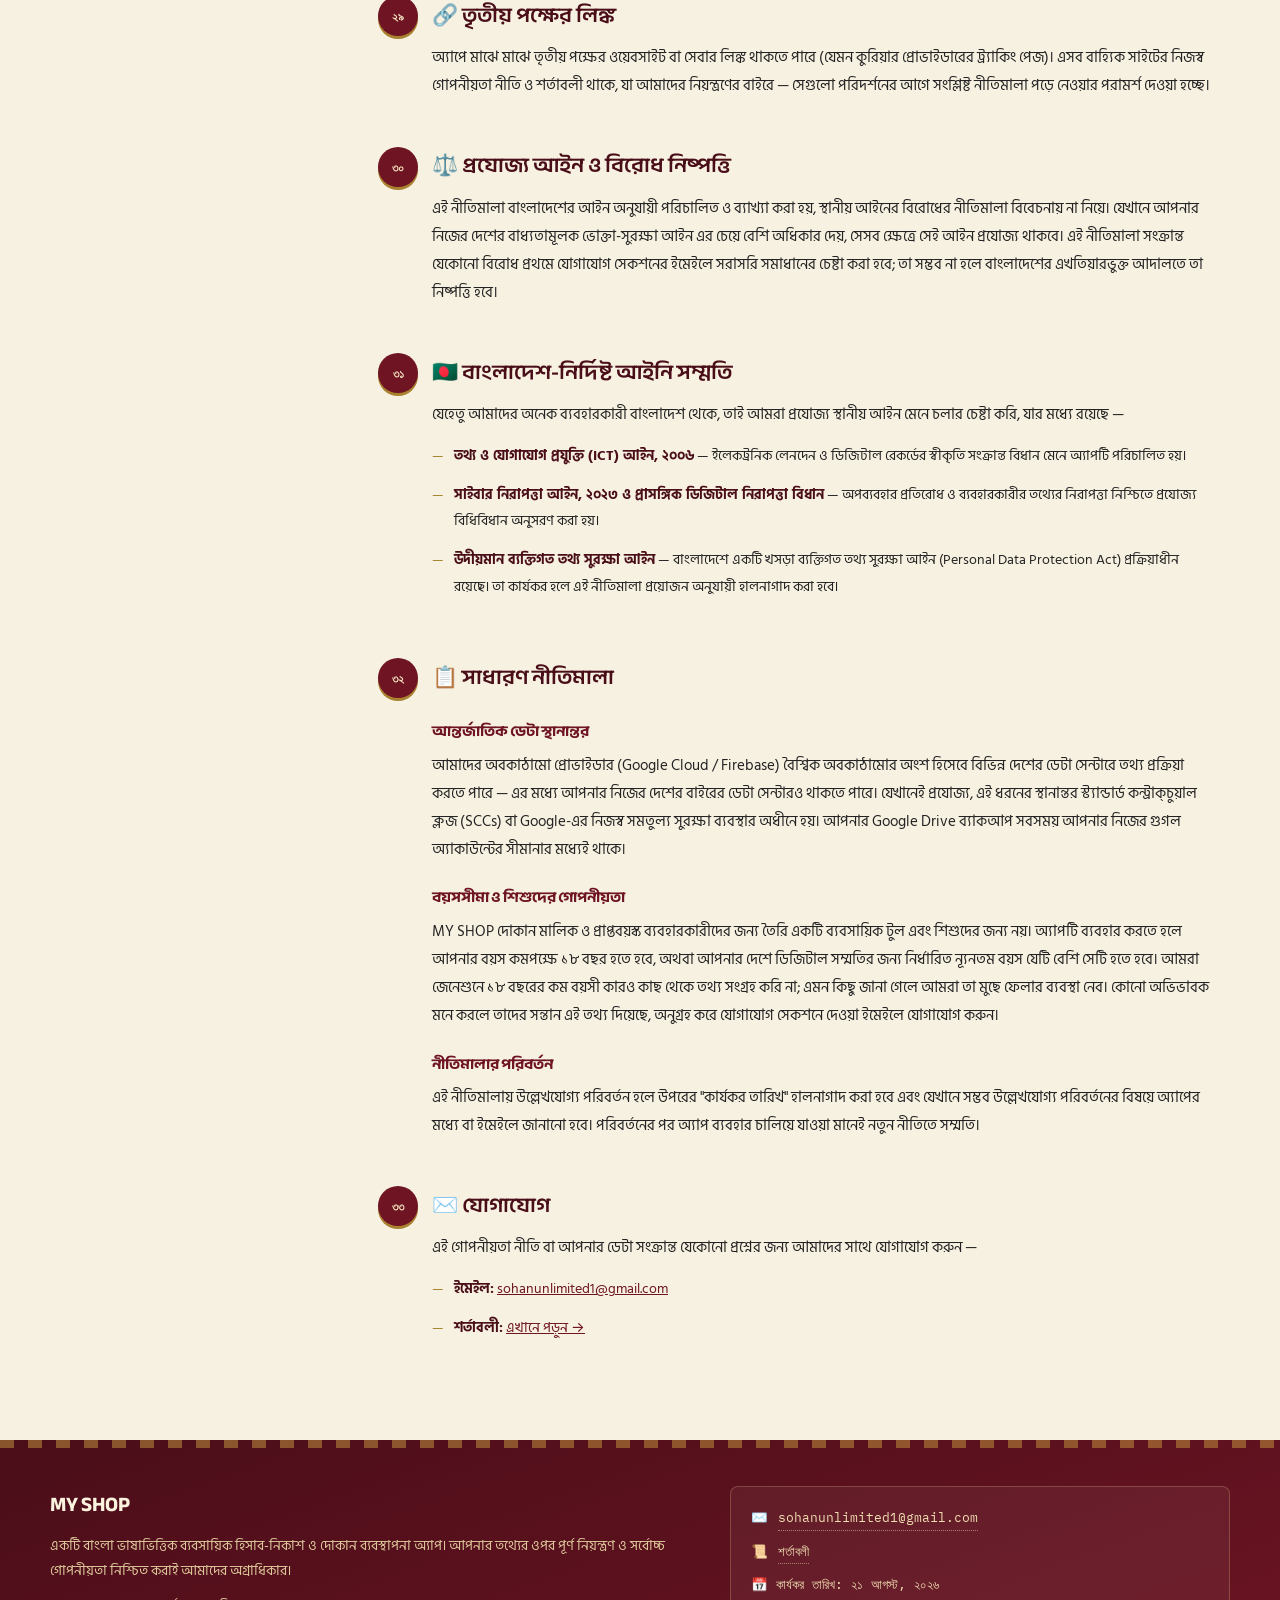
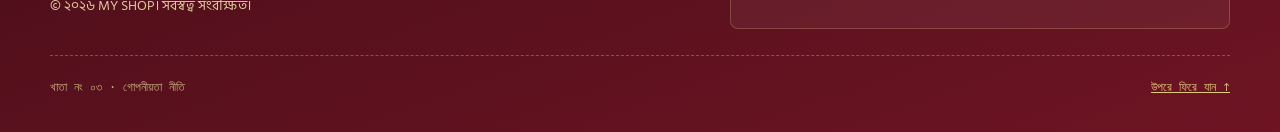
<file: privacy.html>
<!DOCTYPE html>
<html lang="bn">
<head>
<meta charset="UTF-8">
<meta name="viewport" content="width=device-width, initial-scale=1.0">
<title>গোপনীয়তা নীতি — MY SHOP</title>
<meta name="description" content="MY SHOP বিজনেস লেজার অ্যাপের সম্পূর্ণ গোপনীয়তা নীতি">
<link rel="preconnect" href="https://fonts.googleapis.com">
<link rel="preconnect" href="https://fonts.gstatic.com" crossorigin>
<link href="https://fonts.googleapis.com/css2?family=Anek+Bangla:wght@400;500;600;700;800&family=Hind+Siliguri:wght@300;400;500;600;700&family=Inter:wght@400;500;600;700&family=IBM+Plex+Mono:wght@400;500;600&display=swap" rel="stylesheet">
<style>
  :root{
    --maroon:#6E1423;
    --maroon-deep:#4A0E19;
    --ink:#232323;
    --ink-soft:#4b4440;
    --paper:#F7F1E1;
    --paper-card:#FFFDF7;
    --gold:#A9812F;
    --gold-bright:#C79A3E;
    --rule:#e4d9bd;
    --shadow: 0 10px 30px -12px rgba(74,14,25,0.25);
    --radius: 8px;
  }
  *{box-sizing:border-box;}
  html{scroll-behavior:smooth;}
  body{
    margin:0;background:var(--paper);color:var(--ink);
    font-family:'Hind Siliguri','Inter',sans-serif;font-size:15.8px;line-height:1.85;
    -webkit-font-smoothing:antialiased;
  }
  h1,h2,h3,h4{font-family:'Anek Bangla','Inter',sans-serif;}
  a{color:var(--maroon);}
  ::selection{background:var(--gold-bright);color:#2a1b06;}

  body:not(.lang-en) .lang-en{display:none;}
  body.lang-en .lang-bn{display:none;}

  .lang-toggle{
    position:fixed;top:14px;right:14px;z-index:80;display:flex;gap:2px;
    background:rgba(255,253,247,0.96);border:1px solid var(--rule);border-radius:999px;
    padding:3px;box-shadow:var(--shadow);backdrop-filter:blur(6px);
  }
  .lang-toggle button{
    border:none;background:transparent;padding:7px 15px;font-family:'IBM Plex Mono',monospace;
    font-size:12.3px;font-weight:600;letter-spacing:.03em;border-radius:999px;cursor:pointer;
    color:var(--ink-soft);transition:all .18s ease;
  }
  .lang-toggle button.active{background:var(--maroon);color:#F6E4C0;}

  header.cover{
    position:relative;
    background:
      radial-gradient(1200px 400px at 15% -10%, rgba(199,154,62,0.18), transparent 60%),
      linear-gradient(160deg, var(--maroon) 0%, var(--maroon-deep) 100%);
    color:#F6E9CE;padding:64px 20px 46px;overflow:hidden;
  }
  header.cover::after{
    content:"";position:absolute;left:0;right:0;bottom:0;height:10px;
    background-image: repeating-linear-gradient(90deg, var(--gold-bright) 0 14px, transparent 14px 28px);
    opacity:0.55;
  }
  .cover-inner{max-width:1180px;margin:0 auto;display:flex;align-items:flex-end;justify-content:space-between;gap:28px;flex-wrap:wrap;}
  .cover-eyebrow{
    display:inline-flex;align-items:center;gap:8px;
    font-family:'IBM Plex Mono',monospace;font-size:12.3px;letter-spacing:0.14em;
    color:#E4C77E;text-transform:uppercase;margin-bottom:14px;
  }
  .cover-eyebrow::before{content:"";width:22px;height:1px;background:#E4C77E;display:inline-block;}
  h1.brand-title{font-size:clamp(2.1rem, 5vw, 3.3rem);margin:0 0 10px;font-weight:600;color:#FBF3DE;letter-spacing:0.01em;}
  h1.brand-title em{font-style:normal;color:var(--gold-bright);}
  .cover-sub{max-width:600px;font-size:15.4px;color:#E7D5B0;margin:0;}
  .brand-logo{
    width:64px;height:64px;border-radius:50%;object-fit:cover;
    border:2px solid var(--gold-bright);box-shadow:0 4px 14px rgba(0,0,0,0.35), 0 0 0 4px rgba(230,200,130,0.15);
    margin-bottom:16px;display:block;background:#fff;
  }
  .toc-logo{
    width:40px;height:40px;border-radius:50%;object-fit:cover;
    border:2px solid var(--gold);box-shadow:0 2px 8px rgba(0,0,0,0.15);
    display:block;margin:0 auto 10px;
  }

  .stamp{
    flex:0 0 auto;width:206px;min-height:120px;border-radius:10px;
    border:2px solid rgba(230,200,130,0.6);padding:16px 18px;
    display:flex;flex-direction:column;align-items:center;justify-content:center;text-align:center;
    transform:rotate(-3deg);position:relative;background:rgba(255,255,255,0.03);
  }
  .stamp::before{content:"";position:absolute;inset:7px;border-radius:6px;border:1px dashed rgba(230,200,130,0.45);}
  .stamp-text{font-family:'IBM Plex Mono',monospace;font-size:10.5px;line-height:1.6;color:#F1DFB2;letter-spacing:0.04em;}
  .stamp-text b{display:block;font-size:11.9px;color:var(--gold-bright);margin-bottom:4px;letter-spacing:0.1em;}
  .stamp-brand{margin-top:8px;font-family:'Anek Bangla','Inter',sans-serif;font-weight:700;font-size:13.9px;color:#FBF3DE;letter-spacing:0.04em;}

  .shell{max-width:1180px;margin:0 auto;padding:0 20px;display:grid;grid-template-columns:264px 1fr;gap:44px;align-items:start;}

  nav.toc{position:sticky;top:22px;align-self:start;margin-top:38px;}
  .toc-card{
    background:var(--paper-card);border:1px solid var(--rule);border-radius:var(--radius);
    box-shadow:var(--shadow);padding:16px 14px 12px;max-height:calc(100vh - 44px);overflow-y:auto;
  }
  .toc-progress-track{height:3px;background:var(--rule);border-radius:3px;overflow:hidden;margin:2px 2px 16px;}
  .toc-progress-fill{height:100%;width:0%;background:linear-gradient(90deg,var(--gold),var(--maroon));transition:width .08s linear;}
  .toc-head{display:flex;align-items:center;gap:8px;margin:0 2px 12px;}
  .toc-head svg{width:15px;height:15px;color:var(--maroon);flex:0 0 auto;}
  .toc-head span{font-family:'IBM Plex Mono',monospace;font-size:10.9px;letter-spacing:0.14em;text-transform:uppercase;color:var(--maroon-deep);font-weight:600;}
  .toc-card ol{list-style:none;margin:0;padding:0;}
  .toc-group{
    font-family:'IBM Plex Mono',monospace;font-size:9.9px;letter-spacing:0.12em;text-transform:uppercase;
    color:var(--gold);padding:14px 8px 6px;border-top:1px dashed var(--rule);margin-top:6px;
  }
  .toc-group:first-child{border-top:none;margin-top:0;padding-top:0;}
  .toc-card li{margin-bottom:2px;}
  .toc-card li a{
    display:flex;align-items:center;gap:10px;padding:7px 8px;border-radius:7px;font-size:13.2px;
    color:var(--ink-soft);text-decoration:none;transition:background .15s ease, color .15s ease, transform .15s ease;
  }
  .toc-card li a .b{
    flex:0 0 auto;width:22px;height:22px;border-radius:50%;background:var(--paper);border:1px solid var(--rule);
    display:flex;align-items:center;justify-content:center;font-family:'IBM Plex Mono',monospace;font-size:9.5px;color:var(--maroon);
    transition:background .15s ease, color .15s ease, border-color .15s ease;
  }
  .toc-card li a:hover{background:rgba(169,129,47,0.1);color:var(--maroon-deep);transform:translateX(2px);}
  .toc-card li a.active{background:rgba(110,20,35,0.08);color:var(--maroon-deep);font-weight:600;}
  .toc-card li a.active .b{background:var(--maroon);border-color:var(--maroon);color:#F6E4C0;}

  .toc-toggle{
    display:none;position:sticky;top:0;z-index:40;width:100%;background:var(--paper-card);
    border-bottom:1px solid var(--rule);padding:12px 20px;align-items:center;justify-content:space-between;
    font-family:'IBM Plex Mono',monospace;font-size:12.3px;letter-spacing:0.06em;color:var(--maroon-deep);cursor:pointer;
  }
  .toc-toggle svg{width:16px;height:16px;transition:transform .2s ease;}
  .toc-toggle.open svg{transform:rotate(180deg);}
  #mobileTocPanel{display:none;background:var(--paper-card);border-bottom:1px solid var(--rule);padding:6px 8px 14px;}
  #mobileTocPanel.show{display:block;}
  #mobileTocPanel a{
    display:flex;align-items:center;gap:10px;padding:9px 12px;font-size:13.9px;color:var(--ink-soft);
    text-decoration:none;border-bottom:1px dashed var(--rule);
  }
  #mobileTocPanel a .b{
    flex:0 0 auto;width:20px;height:20px;border-radius:50%;background:var(--paper);border:1px solid var(--rule);
    display:flex;align-items:center;justify-content:center;font-family:'IBM Plex Mono',monospace;font-size:8.9px;color:var(--maroon);
  }
  .mtoc-group{font-family:'IBM Plex Mono',monospace;font-size:9.9px;letter-spacing:0.12em;text-transform:uppercase;color:var(--gold);padding:12px 12px 4px;}

  main{padding:38px 0 20px;min-width:0;}

  .intro-card{
    background:var(--paper-card);border:1px solid var(--rule);border-left:4px solid var(--maroon);
    border-radius:var(--radius);padding:22px 24px;box-shadow:var(--shadow);margin-bottom:24px;font-size:14.9px;color:var(--ink-soft);
  }
  .intro-card b{color:var(--maroon-deep);}
  .meta-row{
    display:flex;flex-wrap:wrap;gap:10px 22px;margin-top:14px;padding-top:14px;border-top:1px dashed var(--rule);
    font-family:'IBM Plex Mono',monospace;font-size:11.9px;color:var(--ink-soft);
  }
  .meta-row b{color:var(--maroon);}
  .meta-row a{color:var(--maroon);font-weight:600;}

  .highlights{
    background:linear-gradient(155deg, rgba(110,20,35,0.06), rgba(169,129,47,0.06));
    border:1px solid var(--rule);border-radius:var(--radius);padding:22px 24px;margin-bottom:34px;box-shadow:var(--shadow);
  }
  .highlights h3{margin:0 0 14px;font-size:1.04rem;color:var(--maroon-deep);display:flex;align-items:center;gap:8px;}
  .checklist{list-style:none;margin:0;padding:0;}
  .checklist li{display:flex;align-items:flex-start;gap:10px;padding:9px 2px;border-bottom:1px dashed var(--rule);font-size:14.2px;color:var(--ink);}
  .checklist li:last-child{border-bottom:none;}
  .checklist li .chk{
    flex:0 0 auto;width:20px;height:20px;border-radius:5px;border:2px solid var(--maroon);
    display:flex;align-items:center;justify-content:center;color:var(--maroon);font-size:10.9px;margin-top:2px;
  }

  section.clause{margin-bottom:46px;scroll-margin-top:22px;}
  .clause-head{display:flex;align-items:center;gap:14px;margin-bottom:8px;}
  .clause-num{
    flex:0 0 auto;width:40px;height:40px;border-radius:50%;background:var(--maroon);color:#F6E4C0;
    display:flex;align-items:center;justify-content:center;font-family:'IBM Plex Mono',monospace;font-size:11.9px;
    font-weight:600;box-shadow:0 3px 0 var(--gold);
  }
  h2.clause-title{margin:0;font-size:1.31rem;font-weight:600;color:var(--maroon-deep);}
  .clause-body{padding:0 0 0 54px;font-size:15.2px;color:var(--ink);}
  .clause-body>p:first-of-type{margin-top:0;}
  .clause-body p{margin:0 0 14px;}
  .clause-body h4{margin:20px 0 6px;font-size:14.9px;color:var(--maroon);}

  .note{background:rgba(169,129,47,0.08);border:1px dashed var(--gold);border-radius:var(--radius);padding:12px 16px;font-size:13.6px;color:var(--maroon-deep);margin:14px 0;}
  .warn{background:rgba(110,20,35,0.06);border-left:3px solid var(--maroon);border-radius:var(--radius);padding:12px 16px;font-size:13.6px;color:var(--maroon-deep);margin:14px 0;}

  .explain{list-style:none;margin:12px 0;padding:0;}
  .explain li{position:relative;padding:0 0 12px 22px;font-size:14.4px;color:var(--ink);}
  .explain li::before{content:"—";position:absolute;left:0;top:0;color:var(--gold);}
  .explain li b{color:var(--maroon-deep);}
  .steps{margin:12px 0;padding:0 0 0 22px;counter-reset:step;}
  .steps li{position:relative;padding:0 0 12px 6px;font-size:14.4px;color:var(--ink);list-style:none;}
  .steps li::before{counter-increment:step;content:counter(step);position:absolute;left:-22px;top:0;width:18px;height:18px;border-radius:50%;background:var(--gold);color:#fff;font-size:10.9px;font-weight:700;display:flex;align-items:center;justify-content:center;}
  .steps li b{color:var(--maroon-deep);}

  .settings-grid{display:grid;grid-template-columns:repeat(auto-fit,minmax(230px,1fr));gap:12px;margin:14px 0;}
  .settings-card{background:var(--paper-card);border:1px solid var(--rule);border-radius:var(--radius);padding:14px 16px;box-shadow:0 4px 14px -8px rgba(74,14,25,0.18);}
  .settings-card p{margin:0;font-size:13.4px;color:var(--maroon-deep);font-weight:600;line-height:1.6;}

  .field-table-wrap{overflow-x:auto;margin:14px 0;border:1px solid var(--rule);border-radius:var(--radius);}
  table.field-table{width:100%;border-collapse:collapse;font-size:12.9px;background:var(--paper-card);}
  table.field-table th{
    background:rgba(110,20,35,0.08);color:var(--maroon-deep);text-align:left;padding:9px 12px;
    font-family:'IBM Plex Mono',monospace;font-size:10.5px;text-transform:uppercase;letter-spacing:.04em;
    border-bottom:1px solid var(--rule);white-space:nowrap;
  }
  table.field-table td{padding:9px 12px;border-bottom:1px solid var(--rule);color:var(--ink);vertical-align:top;font-size:12.9px;}
  table.field-table tr:last-child td{border-bottom:none;}

  .pill-code{
    display:inline-block;font-family:'IBM Plex Mono',monospace;font-size:12.3px;
    background:rgba(169,129,47,0.12);color:var(--maroon-deep);padding:3px 10px;border-radius:6px;font-weight:600;
  }

  hr.stitch{border:none;border-top:1px dashed var(--rule);margin:44px 0;}

  footer{
    background:linear-gradient(160deg, var(--maroon-deep), var(--maroon));color:#EAD9B4;
    margin-top:20px;padding:46px 20px 34px;position:relative;
  }
  footer::before{
    content:"";position:absolute;top:0;left:0;right:0;height:8px;
    background-image: repeating-linear-gradient(90deg, var(--gold-bright) 0 14px, transparent 14px 28px);opacity:0.5;
  }
  .footer-inner{max-width:1180px;margin:0 auto;}
  .footer-grid{display:grid;grid-template-columns:1.3fr 1fr;gap:30px;padding-bottom:26px;border-bottom:1px dashed rgba(230,200,130,0.35);}
  footer h3{font-family:'Anek Bangla','Inter',sans-serif;font-weight:700;font-size:1.29rem;color:#FBF3DE;margin:0 0 10px;}
  footer p{font-size:13.6px;color:#DDC79A;margin:0 0 10px;}
  .contact-card{background:rgba(255,255,255,0.05);border:1px solid rgba(230,200,130,0.25);border-radius:var(--radius);padding:18px 20px;}
  .contact-line{display:flex;align-items:center;gap:10px;font-family:'IBM Plex Mono',monospace;font-size:13.4px;color:#F1DFB2;margin-bottom:8px;}
  .contact-line a{color:#F1DFB2;text-decoration:none;border-bottom:1px dotted rgba(241,223,178,0.5);}
  .foot-bottom{display:flex;justify-content:space-between;flex-wrap:wrap;gap:10px;padding-top:20px;font-size:11.9px;color:#C6AD7C;font-family:'IBM Plex Mono',monospace;}
  .foot-bottom a{color:#E4C77E;}

  #backTop{
    position:fixed;right:18px;bottom:18px;width:44px;height:44px;border-radius:50%;background:var(--maroon);
    color:#F6E4C0;display:none;align-items:center;justify-content:center;box-shadow:0 8px 20px -6px rgba(74,14,25,0.5);
    cursor:pointer;text-decoration:none;z-index:50;border:2px solid var(--gold-bright);
  }
  #backTop.show{display:flex;}

  .reveal{opacity:0;transform:translateY(14px);transition:opacity .5s ease, transform .5s ease;}
  .reveal.in{opacity:1;transform:translateY(0);}

  @media (max-width: 900px){
    .shell{grid-template-columns:1fr;padding:0 16px;}
    nav.toc{display:none;}
    .toc-toggle{display:flex;}
    header.cover{padding:52px 16px 34px;}
    .cover-inner{align-items:flex-start;}
    .stamp{width:168px;min-height:100px;padding:12px 14px;}
    .clause-body{padding-left:0;margin-top:12px;}
    .footer-grid{grid-template-columns:1fr;}
    .lang-toggle{top:8px;right:8px;padding:2px;}
    .lang-toggle button{padding:5px 11px;font-size:10.9px;}
  }
  @media (max-width: 640px){
    header.cover{
      min-height:calc(100vw * 0.85);height:auto;
      padding:24px 16px;display:flex;align-items:center;
    }
    .cover-inner{width:100%;align-items:center;text-align:center;gap:8px;}
    .brand-logo{width:48px;height:48px;margin:0 auto 6px;}
    .cover-eyebrow{font-size:11px;justify-content:center;margin-bottom:6px;}
    h1.brand-title{font-size:1.93rem;margin:0 0 8px;}
    .cover-sub{font-size:15.4px;margin:0 auto;}
    .stamp{width:auto;min-height:0;margin-top:10px;padding:10px 18px;display:inline-flex;flex-direction:column;align-items:center;transform:none;}
    .stamp-text{font-size:12.1px;}
    .stamp-text b{font-size:13.2px;}
    .stamp-brand{font-size:15.4px;}
    footer{
      min-height:calc(100vw * 0.75);height:auto;
      padding:24px 16px;display:flex;align-items:center;margin-top:14px;
    }
    .footer-inner{width:100%;}
    .footer-grid{grid-template-columns:1fr;gap:14px;padding-bottom:14px;text-align:center;}
    footer h3{font-size:1.32rem;margin-bottom:6px;}
    footer p{font-size:14.9px;}
    .contact-card{padding:14px 18px;}
    .contact-line{justify-content:center;font-size:14.3px;}
    .foot-bottom{justify-content:center;padding-top:10px;font-size:12.1px;text-align:center;}
  }
  @media print{
    header.cover, footer, .toc-toggle, nav.toc, #backTop, .lang-toggle{display:none !important;}
    body{background:#fff;}
    .shell{display:block;padding:0;}
    .clause-body{padding-left:0;}
  }
</style>
</head>
<body id="top">

<div class="lang-toggle" role="group" aria-label="Language / ভাষা">
  <button type="button" id="btnLangBn" class="active" onclick="setLang('bn')">বাং</button>
  <button type="button" id="btnLangEn" onclick="setLang('en')">EN</button>
</div>

<header class="cover">
  <div class="cover-inner">
    <div>
      <img src="icon-192.png" alt="MY SHOP" class="brand-logo" onerror="this.style.display='none'">
      <div class="cover-eyebrow">
        <span class="lang-bn">লিগ্যাল ডকুমেন্ট · খাতা নং ০৩</span>
        <span class="lang-en">LEGAL DOCUMENT · LEDGER NO. 03</span>
      </div>
      <h1 class="brand-title">
        <span class="lang-bn">গোপনীয়তা <em>নীতি</em></span>
        <span class="lang-en">Privacy <em>Policy</em></span>
      </h1>
      <p class="cover-sub">
        <span class="lang-bn">MY SHOP আপনার ব্যবসায়িক তথ্যের ওপর পূর্ণ নিয়ন্ত্রণ, স্বচ্ছতা ও সর্বোচ্চ সুরক্ষা নিশ্চিত করে তৈরি — এই নীতিমালায় প্রতিটি ফিচার কী তথ্য ব্যবহার করে ও কীভাবে সুরক্ষিত রাখে তা বিস্তারিত ব্যাখ্যা করা আছে।</span>
        <span class="lang-en">MY SHOP is built to give you full control over your business data, with transparency and strong security — this policy explains, feature by feature, exactly what information is used and how it's protected.</span>
      </p>
    </div>
    <div class="stamp">
      <div class="stamp-text">
        <b class="lang-bn">কার্যকর তারিখ</b><b class="lang-en">EFFECTIVE DATE</b>
        <span class="lang-bn">২১ আগস্ট, ২০২৬</span><span class="lang-en">AUG 21, 2026</span>
      </div>
      <div class="stamp-brand">MY SHOP</div>
    </div>
  </div>
</header>

<div class="toc-toggle" id="tocToggle">
  <span><span class="lang-bn">📑 সূচিপত্র দেখুন</span><span class="lang-en">📑 View Contents</span></span>
  <svg width="16" height="16" viewBox="0 0 24 24" fill="none" stroke="currentColor" stroke-width="2"><path d="M6 9l6 6 6-6"/></svg>
</div>
<div id="mobileTocPanel"></div>

<div class="shell">
  <nav class="toc" aria-label="Table of contents">
    <div class="toc-card">
      <div class="toc-progress-track"><div class="toc-progress-fill" id="tocProgress"></div></div>
      <img src="icon-192.png" alt="MY SHOP" class="toc-logo" onerror="this.style.display='none'">
      <div class="toc-head">
        <svg width="15" height="15" viewBox="0 0 24 24" fill="none" stroke="currentColor" stroke-width="2"><path d="M4 6h16M4 12h16M4 18h10"/></svg>
        <span class="lang-bn">সূচিপত্র</span><span class="lang-en">CONTENTS</span>
      </div>
      <ol id="tocList"></ol>
    </div>
  </nav>

  <main>

    <div class="intro-card reveal">
      <p>
        <span class="lang-bn"><b>MY SHOP</b> ("অ্যাপ", "আমরা", "আমাদের") দোকান মালিকদের জন্য তৈরি একটি ব্যবসায়িক লেজার অ্যাপ, যার মাধ্যমে বিক্রয়, ক্রয়, খরচ, ইনভেন্টরি ট্র্যাক করা যায় এবং ঐচ্ছিকভাবে অনলাইন অর্ডার, AI ফিচার, কুরিয়ার বুকিং ও নোটিফিকেশন ব্যবহার করা যায়। এই নীতিমালায় বিস্তারিতভাবে ব্যাখ্যা করা হয়েছে অ্যাপটি কী তথ্য সংগ্রহ করে, কোথায় রাখে, কীভাবে ব্যবহার করে এবং কীভাবে আপনি প্রতিটি ধাপে নিয়ন্ত্রণে থাকেন।</span>
        <span class="lang-en"><b>MY SHOP</b> ("the App," "we," "us," "our") is a business ledger application built for shop owners to track sales, purchases, expenses, and inventory, and to optionally use online orders, AI features, courier booking, and notifications. This policy explains in detail what information the App collects, where it's stored, how it's used, and how you stay in control at every step.</span>
      </p>
      <div class="meta-row">
        <div><b class="lang-bn">অ্যাপের নাম:</b><b class="lang-en">App Name:</b> MY SHOP — Business Ledger</div>
        <div><b class="lang-bn">যোগাযোগ:</b><b class="lang-en">Contact:</b> sohanunlimited1@gmail.com</div>
        <div><b class="lang-bn">সর্বশেষ হালনাগাদ:</b><b class="lang-en">Last Updated:</b> <span class="lang-bn">২১ আগস্ট, ২০২৬</span><span class="lang-en">August 21, 2026</span></div>
        <div><a href="https://sohanshopbd.web.app/terms_of_service" target="_blank" rel="noopener"><span class="lang-bn">শর্তাবলী →</span><span class="lang-en">Terms of Service →</span></a></div>
      </div>
    </div>

    <div class="highlights reveal">
      <h3><span class="lang-bn">✅ সংক্ষেপে প্রধান বিষয়সমূহ</span><span class="lang-en">✅ Key Highlights, In Short</span></h3>
      <ul class="checklist">
        <li><span class="chk">✓</span><span><span class="lang-bn">আপনার লেজার ডেটা আপনার একাউন্টের সাথে যুক্ত এবং একাউন্ট-ভিত্তিক নিরাপত্তা নিয়ম দিয়ে সুরক্ষিত — অন্য কোনো দোকান মালিক তা দেখতে পান না।</span><span class="lang-en">Your ledger data is tied to your own account and protected by per-account security rules — no other shop owner can see it.</span></span></li>
        <li><span class="chk">✓</span><span><span class="lang-bn">ঐচ্ছিক ব্যাকআপ কেবল আপনার নিজের গোপন Google Drive স্পেসে যায় — অন্য কোথাও কপি হয় না।</span><span class="lang-en">Optional backup goes only to your own hidden Google Drive space — never copied elsewhere.</span></span></li>
        <li><span class="chk">✓</span><span><span class="lang-bn">AI রিসিট স্ক্যান, কুরিয়ার বুকিং, Telegram নোটিফিকেশন ও Google Sheet সিঙ্ক — এই সবগুলোই ঐচ্ছিক এবং আপনি চালু করলেই কেবল সক্রিয় হয়।</span><span class="lang-en">AI receipt scanning, courier booking, Telegram notifications, and Google Sheet sync are all optional and only activate if you turn them on.</span></span></li>
        <li><span class="chk">✓</span><span><span class="lang-bn">আমরা কখনোই আপনার ডেটা বিক্রি করি না, বিজ্ঞাপনদাতাদের সাথে শেয়ার করি না, বা অ্যাপে বিজ্ঞাপন দেখাই না।</span><span class="lang-en">We never sell your data, share it with advertisers, or run ads in the App.</span></span></li>
        <li><span class="chk">✓</span><span><span class="lang-bn">কুরিয়ার বা Telegram-এর মতো তৃতীয় পক্ষ ফিচারে শুধু ডেলিভারি/নোটিফিকেশনের জন্য প্রয়োজনীয় সর্বনিম্ন তথ্যই পাঠানো হয় — পুরো লেজার নয়।</span><span class="lang-en">Third-party features like courier or Telegram only receive the minimum information needed for delivery/notification — never your whole ledger.</span></span></li>
        <li><span class="chk">✓</span><span><span class="lang-bn">আপনার অবস্থান অনুযায়ী GDPR, CCPA বা অনুরূপ আইনের অধীনে বাড়তি অধিকার প্রযোজ্য হতে পারে — বিস্তারিত সেকশন ২৫-এ।</span><span class="lang-en">Depending on where you live, GDPR, CCPA, or similar laws may give you additional rights — see Section 25 for details.</span></span></li>
        <li><span class="chk">✓</span><span><span class="lang-bn">আমাদের সোর্স কোড, ডিজাইন ও ডেটাবেস কাঠামো কপিরাইট-সুরক্ষিত; অননুমোদিত কপি, ক্লোনিং বা স্ক্র্যাপিং কঠোরভাবে নিষিদ্ধ — বিস্তারিত সেকশন ২৮-এ।</span><span class="lang-en">Our source code, design, and database structure are copyright-protected; unauthorized copying, cloning, or scraping is strictly prohibited — see Section 28 for details.</span></span></li>
      </ul>
    </div>

    <!-- 1 -->
    <section class="clause reveal" id="s1" data-group="intro">
      <div class="clause-head">
        <div class="clause-num"><span class="lang-bn">১</span><span class="lang-en">01</span></div>
        <h2 class="clause-title"><span class="lang-bn">👤 আমরা কারা</span><span class="lang-en">👤 Who We Are</span></h2>
      </div>
      <div class="clause-body">
        <p class="lang-bn">MY SHOP ("অ্যাপ", "আমরা") হলো দোকান মালিকদের জন্য তৈরি একটি ব্যবসায়িক লেজার অ্যাপ, যার মাধ্যমে বিক্রয়, ক্রয়, খরচ ট্র্যাক করা এবং ঐচ্ছিকভাবে সরাসরি গ্রাহকের অর্ডার গ্রহণ করা যায়। এই নীতিমালায় বিস্তারিতভাবে ব্যাখ্যা করা হয়েছে অ্যাপটি কী তথ্য ব্যবহার করে, কোথায় সংরক্ষণ করে, কীভাবে ব্যবহার করে, কে তা দেখতে পারে এবং প্রতিটি ধাপে আপনি কীভাবে নিয়ন্ত্রণে থাকেন।</p>
        <p class="lang-en">MY SHOP ("the App," "we," "us," "our") is a business ledger application built for shop owners to record and track sales, purchases, and expenses, and to optionally receive live customer orders. This policy explains, in detail, what information the App accesses, where it is stored, how it is used, who can see it, and how you stay in control of it at every step.</p>
        <p class="lang-bn">আপনি ইমেইল বা Google একাউন্ট যেভাবেই সাইন-ইন করুন না কেন, অথবা ক্লাউড সিঙ্ক, ড্রাইভ ব্যাকআপ, AI ফিচার, কুরিয়ার বুকিং বা Telegram নোটিফিকেশন চালু করুন বা না করুন — এই নীতিমালা অ্যাপের সকল ব্যবহারকারীর জন্য প্রযোজ্য।</p>
        <p class="lang-en">This policy applies to everyone who uses the App, regardless of whether you sign in with email or a Google Account, and regardless of whether you enable cloud sync, Drive backup, AI features, courier booking, or Telegram notifications.</p>
      </div>
    </section>

    <!-- 2 -->
    <section class="clause reveal" id="s2" data-group="intro">
      <div class="clause-head">
        <div class="clause-num"><span class="lang-bn">২</span><span class="lang-en">02</span></div>
        <h2 class="clause-title"><span class="lang-bn">📝 আপনার প্রদানকৃত তথ্য</span><span class="lang-en">📝 Data You Enter into the App</span></h2>
      </div>
      <div class="clause-body">
        <p class="lang-bn">অ্যাপের মূল ভিত্তি হলো আপনার নিজের তৈরি করা ব্যবসায়িক লেজার। এর মধ্যে রয়েছে —</p>
        <p class="lang-en">The core of the App is the business ledger you build yourself. This includes —</p>
        <div class="field-table-wrap">
          <table class="field-table">
            <thead><tr>
              <th><span class="lang-bn">শ্রেণি</span><span class="lang-en">Category</span></th>
              <th><span class="lang-bn">উদাহরণ</span><span class="lang-en">Examples</span></th>
            </tr></thead>
            <tbody>
              <tr><td><span class="lang-bn">বিক্রয় রেকর্ড</span><span class="lang-en">Sales records</span></td><td><span class="lang-bn">পণ্য, পরিমাণ, তারিখ, পেমেন্ট মাধ্যম, নোট</span><span class="lang-en">Item, amount, date, payment method, notes</span></td></tr>
              <tr><td><span class="lang-bn">ক্রয় রেকর্ড</span><span class="lang-en">Purchase records</span></td><td><span class="lang-bn">সরবরাহকারী, পণ্য, খরচ, তারিখ</span><span class="lang-en">Supplier, item, cost, date</span></td></tr>
              <tr><td><span class="lang-bn">খরচের রেকর্ড</span><span class="lang-en">Expense records</span></td><td><span class="lang-bn">ক্যাটাগরি, পরিমাণ, তারিখ, বিবরণ</span><span class="lang-en">Category, amount, date, description</span></td></tr>
              <tr><td><span class="lang-bn">ইনভেন্টরি ও ওয়ারেন্টি</span><span class="lang-en">Inventory & warranty</span></td><td><span class="lang-bn">পণ্যের নাম, SKU, স্টক, Serial/IMEI, ওয়ারেন্টি মেয়াদ</span><span class="lang-en">Product name, SKU, stock, Serial/IMEI, warranty period</span></td></tr>
              <tr><td><span class="lang-bn">দোকানের প্রোফাইল</span><span class="lang-en">Shop profile</span></td><td><span class="lang-bn">দোকানের নাম, লোগো, ঠিকানা, পেমেন্ট নম্বর</span><span class="lang-en">Shop name, logo, address, payment numbers</span></td></tr>
              <tr><td><span class="lang-bn">অর্ডার (অনলাইন অর্ডার ব্যবহৃত হলে)</span><span class="lang-en">Orders (if Online Orders used)</span></td><td><span class="lang-bn">গ্রাহকের নাম/ফোন/ঠিকানা, পণ্য, অর্ডার স্ট্যাটাস</span><span class="lang-en">Customer name/phone/address, items, order status</span></td></tr>
            </tbody>
          </table>
        </div>
        <div class="note">
          <span class="lang-bn">💡 আপনি নিজেই এসব তথ্যের নিয়ন্ত্রণকারী। কোনো লেনদেন রেকর্ড করার জন্য যতটুকু প্রয়োজন, তার বাইরে বাড়তি কোনো তথ্য দেওয়া বাধ্যতামূলক নয়।</span>
          <span class="lang-en">💡 You control what you type into these fields. The App does not require you to enter anything beyond what's needed to record a transaction.</span>
        </div>
      </div>
    </section>

    <!-- 3 -->
    <section class="clause reveal" id="s3" data-group="intro">
      <div class="clause-head">
        <div class="clause-num"><span class="lang-bn">৩</span><span class="lang-en">03</span></div>
        <h2 class="clause-title"><span class="lang-bn">🧾 ডেটা রোল — কন্ট্রোলার বনাম প্রসেসর</span><span class="lang-en">🧾 Data Roles — Controller vs. Processor</span></h2>
      </div>
      <div class="clause-body">
        <p class="lang-bn">এই ধারণাটি স্পষ্ট করা জরুরি, বিশেষত GDPR-এর মতো আইনের অধীনে —</p>
        <p class="lang-en">This distinction matters, especially under laws like GDPR —</p>
        <ul class="explain">
          <li class="lang-bn"><b>আপনার নিজের একাউন্ট ডেটার জন্য</b> — আপনার নাম, ইমেইল, দোকানের প্রোফাইলের মতো তথ্যের ক্ষেত্রে <b>MY SHOP নিজেই "কন্ট্রোলার"</b> — অর্থাৎ আমরা ঠিক করি কেন ও কীভাবে এই তথ্য প্রক্রিয়া হয়।</li>
          <li class="lang-en"><b>For your own account data</b> — for information like your name, email, and shop profile, <b>MY SHOP is the "controller"</b> — we decide why and how this data is processed.</li>
          <li class="lang-bn"><b>আপনার গ্রাহকের ডেটার জন্য</b> — অনলাইন অর্ডার ফিচারে আপনি যখন আপনার নিজের গ্রাহকের নাম, ফোন বা ঠিকানা এন্ট্রি করেন, তখন সেই গ্রাহকের তথ্যের ক্ষেত্রে <b>আপনিই "কন্ট্রোলার"</b> এবং <b>MY SHOP কেবল "প্রসেসর"</b> — আমরা কেবল আপনার নির্দেশ অনুযায়ী সেই ডেটা সংরক্ষণ ও সিঙ্ক করি, নিজের উদ্দেশ্যে ব্যবহার করি না।</li>
          <li class="lang-en"><b>For your customers' data</b> — when you enter your own customer's name, phone, or address (e.g. for the Online Orders feature), <b>you are the "controller"</b> of that customer's data, and <b>MY SHOP acts only as a "processor"</b> — we store and sync it on your instructions and do not use it for our own purposes.</li>
          <li class="lang-bn"><b>আপনার দায়িত্ব</b> — নিজের গ্রাহকদের কাছ থেকে তথ্য সংগ্রহের জন্য প্রয়োজনীয় সম্মতি বা আইনি ভিত্তি নিশ্চিত করা আপনার নিজের দায়িত্ব, যেহেতু আপনি সেই তথ্যের কন্ট্রোলার।</li>
          <li class="lang-en"><b>Your responsibility</b> — as the controller of your customers' data, ensuring you have the appropriate consent or legal basis to collect it from them is your own responsibility.</li>
        </ul>
      </div>
    </section>

    <!-- 4 -->
    <section class="clause reveal" id="s4" data-group="intro">
      <div class="clause-head">
        <div class="clause-num"><span class="lang-bn">৪</span><span class="lang-en">04</span></div>
        <h2 class="clause-title"><span class="lang-bn">🔑 আপনার অ্যাকাউন্টে সাইন-ইন</span><span class="lang-en">🔑 Signing in to Your Account</span></h2>
      </div>
      <div class="clause-body">
        <p class="lang-bn">অ্যাপে সাইন-ইন করার একাধিক উপায় আছে, যার যেকোনো একটি আপনি বেছে নিতে পারেন —</p>
        <p class="lang-en">The App supports multiple ways to sign in, and you choose which one to use —</p>
        <h4><span class="lang-bn">ইমেইল ও পাসওয়ার্ড</span><span class="lang-en">Email & Password</span></h4>
        <p class="lang-bn">আপনার ইমেইল ও নিরাপদে হ্যাশ করা পাসওয়ার্ড দিয়ে একাউন্ট সুরক্ষিত করা হয় (আমরা কখনোই প্লেইন টেক্সট পাসওয়ার্ড সংরক্ষণ করি না — এটি Google-এর Firebase Authentication দিয়ে পরিচালিত)। নতুন একাউন্টে ইমেইল OTP দিয়ে যাচাই করা হয়।</p>
        <p class="lang-en">Your email address and a securely hashed password (we never store your password in plain text — this is handled by Google's Firebase Authentication infrastructure) are used to secure your account. New accounts are verified with an email OTP.</p>
        <h4><span class="lang-bn">Google সাইন-ইন</span><span class="lang-en">Google Sign-In</span></h4>
        <p class="lang-bn">Google দিয়ে সাইন-ইন করলে আপনার সাধারণ প্রোফাইল তথ্য (নাম, ইমেইল, ছবি) পাওয়া যায়। এটি Google Drive ব্যাকআপের অনুমতি থেকে সম্পূর্ণ আলাদা — শুধু Google দিয়ে সাইন-ইন করলেই ড্রাইভে কোনো প্রবেশাধিকার তৈরি হয় না।</p>
        <p class="lang-en">If you sign in with Google, we receive your basic profile information (name, email, photo). This is separate from the Google Drive backup permission (Section 6) — signing in with Google does <strong>not</strong> by itself grant any access to your Google Drive.</p>
        <h4><span class="lang-bn">ডিভাইস PIN / বায়োমেট্রিক আনলক</span><span class="lang-en">Device PIN / Biometric Unlock</span></h4>
        <p class="lang-bn">ফিঙ্গারপ্রিন্ট বা PIN দিয়ে অ্যাপ লক চালু করলে তা সম্পূর্ণভাবে আপনার নিজের ডিভাইসের অপারেটিং সিস্টেমে যাচাই হয় — এটি কখনোই আমাদের সার্ভারে পাঠানো বা সংরক্ষণ করা হয় না।</p>
        <p class="lang-en">If you enable fingerprint or a PIN as App Lock, that credential is registered and verified entirely on your own device — it is never transmitted to or stored on our servers.</p>
      </div>
    </section>

    <!-- 5 -->
    <section class="clause reveal" id="s5" data-group="storage">
      <div class="clause-head">
        <div class="clause-num"><span class="lang-bn">৫</span><span class="lang-en">05</span></div>
        <h2 class="clause-title"><span class="lang-bn">☁️ ক্লাউড সিঙ্ক (Firebase)</span><span class="lang-en">☁️ Cloud Sync of Your Ledger (Firebase)</span></h2>
      </div>
      <div class="clause-body">
        <p class="lang-bn">একাধিক ডিভাইস থেকে লেজার ব্যবহারের সুবিধার্থে এবং অনলাইন অর্ডার ফিচার সমর্থনের জন্য আপনার দোকানের লেজার ডেটা একটি ক্লাউড ডেটাবেসে (Firebase Realtime Database) সিঙ্ক করা হয়।</p>
        <p class="lang-en">To let you access your ledger from more than one device, and to support the optional Online Orders feature, your shop's ledger data is synced to a cloud database (Firebase Realtime Database).</p>
        <h4><span class="lang-bn">প্রবেশাধিকার কীভাবে নিয়ন্ত্রিত হয়</span><span class="lang-en">How Access Is Restricted</span></h4>
        <p class="lang-bn">প্রতিটি দোকানের ডেটা একটি নির্দিষ্ট অ্যাকাউন্ট আইডির অধীনে সংরক্ষিত এবং সার্ভার-সাইড সিকিউরিটি রুলস দিয়ে সুরক্ষিত — কেবল সেই অ্যাকাউন্টের লগইনকৃত মালিকই তা পড়তে বা পরিবর্তন করতে পারেন। অন্য কোনো ব্যবহারকারী — এমনকি অন্য দোকান মালিকও — সরাসরি আপনার দোকানের ডেটা দেখতে পারেন না।</p>
        <p class="lang-en">Each shop's data is stored under a record keyed to your unique account ID, protected by server-side Security Rules that only allow the signed-in owner to read or write it. No other user — including other shop owners — can access your shop's data directly.</p>
      </div>
    </section>

    <!-- 6 -->
    <section class="clause reveal" id="s6" data-group="storage">
      <div class="clause-head">
        <div class="clause-num"><span class="lang-bn">৬</span><span class="lang-en">06</span></div>
        <h2 class="clause-title"><span class="lang-bn">🗄️ Google Drive ব্যাকআপ</span><span class="lang-en">🗄️ Google Drive Backup — How It Works</span></h2>
      </div>
      <div class="clause-body">
        <p class="lang-bn">"Connect Drive" চাপলে অ্যাপটি Google-এর একটি নির্দিষ্ট ও সীমিত অনুমতি চায়: <span class="pill-code">drive.appdata</span> — এটি ইচ্ছাকৃতভাবে সীমিত রাখা একটি সুবিধা।</p>
        <p class="lang-en">If you tap "Connect Drive," the App requests one specific, narrow Google permission: <span class="pill-code">drive.appdata</span> — this scope is deliberately limited.</p>
        <ul class="explain">
          <li class="lang-bn"><b>শুধু একটি লুকানো ফাইল</b> — অ্যাপটি কেবল নিজের তৈরি করা একটি লুকানো ব্যাকআপ ফাইল তৈরি/আপডেট করতে পারে, যা আপনার সাধারণ ড্রাইভ তালিকায় দেখা যায় না।</li>
          <li class="lang-en"><b>Only one hidden file</b> — the App can only create/update one hidden backup file it created itself; it doesn't appear in your normal Drive file list.</li>
          <li class="lang-bn"><b>অন্য কোনো ফাইলে প্রবেশাধিকার নেই</b> — আপনার ড্রাইভে থাকা অন্য কোনো ফাইল, ছবি বা নথিতে অ্যাপের কোনো প্রবেশাধিকার নেই।</li>
          <li class="lang-en"><b>No access to other files</b> — the App has no access whatsoever to any other file, photo, or document already in your Drive.</li>
          <li class="lang-bn"><b>শুধু আপনার একাউন্টেই থাকে</b> — ব্যাকআপ আপনার নিজের গুগল অ্যাকাউন্টের স্টোরেজেই থাকে, কখনোই আমাদের সার্ভারে কপি হয় না।</li>
          <li class="lang-en"><b>Stays in your account only</b> — the backup stays entirely within your Google account; it's never copied to our servers.</li>
        </ul>
        <div class="note">
          <span class="lang-bn">💡 যা ব্যাকআপ নেওয়া হয়: বিক্রয়, ক্রয়, খরচ ও দোকানের প্রোফাইল সম্বলিত একটি সংগঠিত স্ন্যাপশট ফাইল।</span>
          <span class="lang-en">💡 What gets backed up: a structured snapshot file of your sales, purchases, expenses, and shop profile.</span>
        </div>
      </div>
    </section>

    <!-- 7 -->
    <section class="clause reveal" id="s7" data-group="storage">
      <div class="clause-head">
        <div class="clause-num"><span class="lang-bn">৭</span><span class="lang-en">07</span></div>
        <h2 class="clause-title"><span class="lang-bn">📱 স্থানীয় স্টোরেজ ও কুকিজ</span><span class="lang-en">📱 Local Device Storage & Cookies</span></h2>
      </div>
      <div class="clause-body">
        <p class="lang-bn">ক্লাউড সিঙ্ক ও ড্রাইভ ব্যাকআপের পাশাপাশি অ্যাপটি দ্রুত কাজ করার ও অফলাইনে চলার জন্য আপনার ডিভাইসের লোকাল স্টোরেজে একটি কার্যকরী কপি রাখে। আপনি চাইলে যেকোনো সময় সম্পূর্ণ ব্যাকআপ <span class="pill-code">.json</span> ফাইল হিসেবে ডাউনলোড করতে পারেন — এই লোকাল এক্সপোর্ট আপনি নিজে না সরালে কখনো ডিভাইসের বাইরে যায় না।</p>
        <p class="lang-en">Independent of cloud sync and Drive backup, the App keeps a working copy of your data in your browser's local storage, so it works instantly and offline. You can also export a full backup as a <span class="pill-code">.json</span> file at any time — this local export never leaves your device unless you move it yourself.</p>
        <h4><span class="lang-bn">কুকিজ ও অনুরূপ প্রযুক্তি</span><span class="lang-en">Cookies & Similar Technologies</span></h4>
        <p class="lang-bn">অ্যাপটি বিজ্ঞাপন বা ট্র্যাকিং কুকিজ ব্যবহার করে না। আমরা শুধুমাত্র <b>প্রয়োজনীয় (essential)</b> স্টোরেজ ব্যবহার করি — যেমন আপনাকে সাইন-ইন অবস্থায় রাখা এবং আপনার ভাষা/সেটিংস মনে রাখা — যা অ্যাপ সঠিকভাবে কাজ করার জন্য অত্যাবশ্যক। কোনো তৃতীয় পক্ষের বিজ্ঞাপন কুকি, অ্যানালিটিক্স ট্র্যাকার বা ক্রস-সাইট ট্র্যাকিং প্রযুক্তি ব্যবহৃত হয় না।</p>
        <p class="lang-en">The App does not use advertising or cross-site tracking cookies. We only use <b>strictly necessary</b> local storage — for example, to keep you signed in and remember your language/settings — which is essential for the App to function. No third-party advertising cookies, analytics trackers, or cross-site tracking technologies are used.</p>
      </div>
    </section>

    <!-- 8 -->
    <section class="clause reveal" id="s8" data-group="storage">
      <div class="clause-head">
        <div class="clause-num"><span class="lang-bn">৮</span><span class="lang-en">08</span></div>
        <h2 class="clause-title"><span class="lang-bn">💳 পেমেন্ট ও সাবস্ক্রিপশন তথ্য</span><span class="lang-en">💳 Payment & Subscription Data</span></h2>
      </div>
      <div class="clause-body">
        <p class="lang-bn">MY SHOP বর্তমানে একটি ফ্রি অ্যাপ। ভবিষ্যতে যদি কোনো পেইড প্ল্যান বা প্রিমিয়াম ফিচার চালু করা হয়, তাহলে সেই সময় থেকে এই সেকশন প্রযোজ্য হবে —</p>
        <p class="lang-en">MY SHOP is currently a free app. If a paid plan or premium feature is introduced in the future, this section will apply from that point onward —</p>
        <ul class="explain">
          <li class="lang-bn"><b>আমরা কার্ড নম্বর সংরক্ষণ করি না</b> — কোনো পেমেন্ট চালু হলে তা Google Play Billing / Apple App Store, অথবা স্বীকৃত পেমেন্ট গেটওয়ে (যেমন bKash, Nagad, বা কার্ড প্রসেসর) দ্বারা সরাসরি পরিচালিত হবে; আপনার সম্পূর্ণ কার্ড/একাউন্ট নম্বর আমাদের সার্ভারে কখনো সংরক্ষিত হয় না।</li>
          <li class="lang-en"><b>We never store full card details</b> — any payment will be processed directly by Google Play Billing / Apple App Store, or a recognized payment gateway (e.g. bKash, Nagad, or a card processor); your full card or account number is never stored on our servers.</li>
          <li class="lang-bn"><b>যা আমরা রাখি</b> — শুধুমাত্র লেনদেনের স্ট্যাটাস, প্ল্যানের ধরন ও মেয়াদ — যা সাবস্ক্রিপশন পরিচালনার জন্য প্রয়োজনীয়।</li>
          <li class="lang-en"><b>What we may retain</b> — only transaction status, plan type, and subscription period, as needed to manage your subscription.</li>
          <li class="lang-bn"><b>তৃতীয় পক্ষের নীতি প্রযোজ্য</b> — পেমেন্ট প্রসেসিং সংশ্লিষ্ট প্রোভাইডারের নিজস্ব গোপনীয়তা নীতি ও নিরাপত্তা মান (যেমন PCI-DSS) দ্বারা নিয়ন্ত্রিত হয়।</li>
          <li class="lang-en"><b>Governed by the provider's own policy</b> — payment processing is governed by that provider's own privacy policy and security standards (such as PCI-DSS).</li>
        </ul>
      </div>
    </section>

    <!-- 9 -->
    <section class="clause reveal" id="s9" data-group="smart">
      <div class="clause-head">
        <div class="clause-num"><span class="lang-bn">৯</span><span class="lang-en">09</span></div>
        <h2 class="clause-title"><span class="lang-bn">📡 স্বয়ংক্রিয়ভাবে সংগৃহীত তথ্য</span><span class="lang-en">📡 What We Automatically Collect</span></h2>
      </div>
      <div class="clause-body">
        <p class="lang-bn">যেকোনো ওয়েব অ্যাপ ব্যবহারের সময় আইপি অ্যাড্রেস ও ব্রাউজারের ধরনের মতো কিছু কারিগরি তথ্য স্বয়ংক্রিয়ভাবে তৈরি হয়, যা নিরাপত্তা ও নির্ভরযোগ্যতার উদ্দেশ্যে আমাদের হোস্টিং প্রোভাইডারের (Firebase Hosting/Google Cloud) লগে সাময়িকভাবে দেখা যেতে পারে। অ্যাপে কোনো থার্ড-পার্টি বিজ্ঞাপন ট্র্যাকার ব্যবহৃত হয় না।</p>
        <p class="lang-en">Standard technical information such as your IP address and browser type is generated automatically, which may appear in infrastructure-level logs from our hosting provider (Firebase Hosting/Google Cloud) for security and reliability. The App does not run third-party advertising trackers.</p>
        <p class="lang-bn">পুশ নোটিফিকেশন চালু করলে (সেটিংস → অর্ডার নোটিফিকেশন) আপনার ডিভাইসের একটি নোটিফিকেশন টোকেন (FCM Token) সংরক্ষণ করা হয়, যা কেবল আপনাকে নোটিফিকেশন পাঠাতে ব্যবহৃত হয় — এটি কোনো ট্র্যাকিং বা বিজ্ঞাপনের উদ্দেশ্যে ব্যবহৃত হয় না।</p>
        <p class="lang-en">If you enable push notifications (Settings → Order Notifications), a notification token (FCM Token) for your device is stored, used only to deliver notifications to you — never for tracking or advertising.</p>
      </div>
    </section>

    <!-- 10 -->
    <section class="clause reveal" id="s10" data-group="smart">
      <div class="clause-head">
        <div class="clause-num"><span class="lang-bn">১০</span><span class="lang-en">10</span></div>
        <h2 class="clause-title"><span class="lang-bn">🤖 AI ফিচার — রিসিট স্ক্যানার ও ইনসাইটস</span><span class="lang-en">🤖 AI Features — Receipt Scanner & Insights</span></h2>
      </div>
      <div class="clause-body">
        <p class="lang-bn">অ্যাপে দুটি ঐচ্ছিক AI ফিচার আছে, যা Google-এর Gemini AI দ্বারা পরিচালিত —</p>
        <p class="lang-en">The App offers two optional AI features, powered by Google's Gemini AI —</p>
        <ul class="explain">
          <li class="lang-bn"><b>AI রিসিট স্ক্যানার</b> — রিসিটের ছবি তুললে তা বিশ্লেষণের জন্য Google-এর Gemini API-তে পাঠানো হয়; তথ্য বের করার প্রয়োজনীয় সময়ের বাইরে আমরা সেই ছবি সংরক্ষণ করি না।</li>
          <li class="lang-en"><b>AI Receipt Scanner</b> — when you photograph a receipt, that image is sent to Google's Gemini API for analysis; we do not retain the image beyond the time needed to extract the data.</li>
          <li class="lang-bn"><b>AI ইনসাইটস</b> — আপনার নিজের বিক্রয়/ইনভেন্টরি/খরচের সারসংক্ষেপ তথ্য ট্রেন্ড বিশ্লেষণ, লো-স্টক পূর্বাভাস ও অস্বাভাবিক এন্ট্রি শনাক্ত করার জন্য Gemini-তে পাঠানো হতে পারে — ফলাফল শুধুমাত্র আপনার নিজের ড্যাশবোর্ডে দেখানো হয়।</li>
          <li class="lang-en"><b>AI Insights</b> — a summary of your own sales/inventory/expense data may be sent to Gemini to generate trend analysis, low-stock predictions, and anomaly flags — shown only on your own dashboard.</li>
        </ul>
        <div class="note">
          <span class="lang-bn">💡 আপনার ছবি বা ব্যবসায়িক তথ্য কোনো AI/ML মডেল প্রশিক্ষণে ব্যবহৃত হয় না, এবং অন্য কোনো ব্যবহারকারীর সাথে শেয়ার করা হয় না। এই ফিচারগুলো সম্পূর্ণ ঐচ্ছিক — ব্যবহার না করলে কোনো তথ্য পাঠানো হয় না।</span>
          <span class="lang-en">💡 Your images or business data are not used to train any AI/ML model, and are never shared with other users. These features are entirely optional — if you don't use them, no data is sent.</span>
        </div>
        <div class="warn">
          <span class="lang-bn">⚠️ এই ফিচারগুলোর জন্য সচল ইন্টারনেট সংযোগ প্রয়োজন এবং Google-এর নিজস্ব Gemini API শর্তাবলী দ্বারাও নিয়ন্ত্রিত।</span>
          <span class="lang-en">⚠️ These features require an active internet connection and are also governed by Google's own Gemini API terms.</span>
        </div>
      </div>
    </section>

    <!-- 11 -->
    <section class="clause reveal" id="s11" data-group="smart">
      <div class="clause-head">
        <div class="clause-num"><span class="lang-bn">১১</span><span class="lang-en">11</span></div>
        <h2 class="clause-title"><span class="lang-bn">🧭 স্বয়ংক্রিয় সিদ্ধান্ত ও মানব পর্যালোচনা</span><span class="lang-en">🧭 Automated Decision-Making & Human Review</span></h2>
      </div>
      <div class="clause-body">
        <p class="lang-bn">AI ইনসাইটস ও রিসিট স্ক্যানার কেবল <b>তথ্যমূলক সহায়ক টুল</b> — এগুলো ট্রেন্ড দেখায়, তথ্য বের করে বা প্রস্তাব দেয়, কিন্তু আপনার হয়ে কোনো চূড়ান্ত সিদ্ধান্ত নেয় না। কোনো এন্ট্রি সংরক্ষণ, সংশোধন বা মুছে ফেলার সিদ্ধান্ত সবসময় আপনার — অ্যাপ নিজে থেকে কোনো লেনদেন তৈরি বা পরিবর্তন করে না।</p>
        <p class="lang-en">AI Insights and the Receipt Scanner are purely <b>informational aids</b> — they surface trends, extract data, or make suggestions, but they do not make any final decision on your behalf. The decision to save, edit, or delete any entry is always yours — the App never creates or alters a transaction on its own.</p>
        <p class="lang-bn">আপনার ওপর আইনি বা উল্লেখযোগ্য প্রভাব ফেলে এমন কোনো সিদ্ধান্ত (যেমন একাউন্ট স্থগিত করা) সম্পূর্ণভাবে স্বয়ংক্রিয় প্রোফাইলিং-এর ওপর ভিত্তি করে নেওয়া হয় না; এমন যেকোনো ক্ষেত্রে আপনি ব্যাখ্যা চাইতে বা মানব পর্যালোচনার অনুরোধ করতে পারেন — যোগাযোগ সেকশনে দেওয়া ইমেইলে।</p>
        <p class="lang-en">Any decision with a legal or otherwise significant effect on you (such as suspending an account) is never based solely on automated profiling; in any such case you may request an explanation or human review using the email in the Contact section.</p>
      </div>
    </section>

    <!-- 12 -->
    <section class="clause reveal" id="s12" data-group="smart">
      <div class="clause-head">
        <div class="clause-num"><span class="lang-bn">১২</span><span class="lang-en">12</span></div>
        <h2 class="clause-title"><span class="lang-bn">🚚 কুরিয়ার বুকিং ও ডেলিভারি পার্টনার</span><span class="lang-en">🚚 Courier Booking & Delivery Partners</span></h2>
      </div>
      <div class="clause-body">
        <p class="lang-bn">সেটিংস → কুরিয়ার বুকিং থেকে আপনি চাইলে একটি কুরিয়ার প্রোভাইডার (বর্তমানে Steadfast Courier, RedX বা Pathao Courier) সংযুক্ত করতে পারেন।</p>
        <p class="lang-en">From Settings → Courier Booking, you can optionally connect a courier provider (currently Steadfast Courier, RedX, or Pathao Courier).</p>
        <ul class="explain">
          <li class="lang-bn"><b>API Key সংরক্ষণ</b> — আপনার দেওয়া API Key ও Secret Key শুধুমাত্র আপনার একাউন্টের সাথে যুক্ত করে নিরাপদে (সার্ভার-সাইড) সংরক্ষণ করা হয় — অন্য কোনো দোকান তা দেখতে বা ব্যবহার করতে পারে না।</li>
          <li class="lang-en"><b>API key storage</b> — your API Key and Secret Key are stored securely (server-side), scoped to your account only — no other shop can see or use them.</li>
          <li class="lang-bn"><b>বুকিংয়ের সময় যা পাঠানো হয়</b> — কোনো অর্ডার বুক করলে, শুধু ডেলিভারির জন্য প্রয়োজনীয় সর্বনিম্ন তথ্য (গ্রাহকের নাম, ফোন, বিভাগ/জেলা/থানা ও বিস্তারিত ঠিকানা, এবং আপনার পিকআপ ঠিকানা) সেই কুরিয়ারের নিজস্ব সিস্টেমে পাঠানো হয় — আপনার পুরো লেজার নয়।</li>
          <li class="lang-en"><b>What's sent when booking</b> — only the minimum delivery information (customer name, phone, Division/District/Thana and detailed address, plus your pickup address) is sent to that courier's own systems — never your whole ledger.</li>
          <li class="lang-bn"><b>তৃতীয় পক্ষের নীতি প্রযোজ্য</b> — একবার কুরিয়ারের কাছে পৌঁছালে, সেই তথ্যের ব্যবহার সংশ্লিষ্ট কুরিয়ার প্রোভাইডারের নিজস্ব গোপনীয়তা নীতি দ্বারা নিয়ন্ত্রিত হয়; আমরা তাদের সংরক্ষণ পদ্ধতি নিয়ন্ত্রণ করি না।</li>
          <li class="lang-en"><b>Third-party policy applies</b> — once received, the courier's use of that data is governed by their own privacy policy; we don't control their retention practices.</li>
        </ul>
        <div class="note">
          <span class="lang-bn">💡 যেকোনো সময় সেটিংস থেকে কুরিয়ার প্রোভাইডার বিচ্ছিন্ন করে সংরক্ষিত API Key/Secret Key মুছে ফেলা যায়।</span>
          <span class="lang-en">💡 You can disconnect a courier provider and remove its stored API Key/Secret Key at any time from the same Settings page.</span>
        </div>
      </div>
    </section>

    <!-- 13 -->
    <section class="clause reveal" id="s13" data-group="smart">
      <div class="clause-head">
        <div class="clause-num"><span class="lang-bn">১৩</span><span class="lang-en">13</span></div>
        <h2 class="clause-title"><span class="lang-bn">📨 Telegram অর্ডার নোটিফিকেশন</span><span class="lang-en">📨 Telegram Order Notifications</span></h2>
      </div>
      <div class="clause-body">
        <p class="lang-bn">সেটিংস → Telegram নোটিফিকেশন থেকে চালু করলে, আপনি নিজেই তৈরি করা একটি Bot Token ও Chat ID প্রদান করেন (Telegram-এর নিজস্ব BotFather টুল দিয়ে তৈরি)।</p>
        <p class="lang-en">If you set this up from Settings → Telegram Notifications, you provide your own Bot Token and Chat ID, both created through Telegram's own BotFather tool.</p>
        <ul class="explain">
          <li class="lang-bn"><b>কী পাঠানো হয়</b> — নতুন অনলাইন অর্ডার এলে অর্ডারের বিবরণ (গ্রাহকের নাম, পণ্য, মোট মূল্য) Telegram-এর নিজস্ব Bot API-এর মাধ্যমে আপনার বটে পাঠানো হয়।</li>
          <li class="lang-en"><b>What's sent</b> — when a new online order arrives, order details (customer name, items, total) are sent to your bot via Telegram's own Bot API.</li>
          <li class="lang-bn"><b>Telegram-এর অবকাঠামো ব্যবহৃত হয়</b> — এই বার্তা Telegram-এর নিজস্ব অবকাঠামো দিয়ে যায় এবং তাদের নিজস্ব গোপনীয়তা নীতি দ্বারা নিয়ন্ত্রিত; আমরা পাঠানোর পর এই বার্তার বিষয়বস্তু সংরক্ষণ করি না।</li>
          <li class="lang-en"><b>Travels through Telegram's infrastructure</b> — governed by Telegram's own privacy policy; we don't retain the content of these messages ourselves after sending.</li>
        </ul>
        <div class="note">
          <span class="lang-bn">💡 আপনার Bot Token নিরাপদে সংরক্ষিত হয় এবং শুধুমাত্র আপনার একাউন্টের সাথে যুক্ত থাকে।</span>
          <span class="lang-en">💡 Your Bot Token is stored securely and scoped to your account only.</span>
        </div>
      </div>
    </section>

    <!-- 14 -->
    <section class="clause reveal" id="s14" data-group="smart">
      <div class="clause-head">
        <div class="clause-num"><span class="lang-bn">১৪</span><span class="lang-en">14</span></div>
        <h2 class="clause-title"><span class="lang-bn">📄 Google Sheet সিঙ্ক</span><span class="lang-en">📄 Google Sheet Sync</span></h2>
      </div>
      <div class="clause-body">
        <p class="lang-bn">সেটিংস থেকে Google Sheet সিঙ্ক চালু করলে, আপনি নিজে তৈরি ও ডিপ্লয় করা একটি Google Apps Script Web App URL প্রদান করেন, যা আপনার নিজের Google Sheet-এর সাথে যুক্ত।</p>
        <p class="lang-en">If you set up Google Sheet Sync from Settings, you provide a Web App URL from a Google Apps Script project you create and deploy yourself, connected to a Google Sheet you own.</p>
        <ul class="explain">
          <li class="lang-bn"><b>ডেটা কোথায় যায়</b> — চালু থাকলে আপনার বিক্রয়/ক্রয়/খরচ এন্ট্রি সরাসরি সেই URL-এ পাঠানো হয়, যা সম্পূর্ণভাবে আপনার নিজের Google একাউন্টের মধ্যেই থাকে — এই ফিচারের অংশ হিসেবে এই ডেটা আমাদের সার্ভারে সংরক্ষিত হয় না।</li>
          <li class="lang-en"><b>Where the data goes</b> — when enabled, your entries are sent directly to that URL, entirely within your own Google account — this data is not stored on our servers as part of this feature.</li>
          <li class="lang-bn"><b>আপনার নিয়ন্ত্রণে</b> — যেহেতু Apps Script ও Sheet আপনার নিজের, তাই সেই শিটের এক্সেস আপনি অন্য কারও সাথে শেয়ার করলে তার দায়ও আপনার — Web App URL কারো সাথে শেয়ার না করার পরামর্শ দেওয়া হচ্ছে।</li>
          <li class="lang-en"><b>Under your control</b> — since the Apps Script and Sheet belong to you, you're responsible for who else you share that Sheet with — we recommend not sharing the Web App URL with anyone.</li>
        </ul>
      </div>
    </section>

    <!-- 15 -->
    <section class="clause reveal" id="s15" data-group="commitments">
      <div class="clause-head">
        <div class="clause-num"><span class="lang-bn">১৫</span><span class="lang-en">15</span></div>
        <h2 class="clause-title"><span class="lang-bn">🚫 আমরা যা কখনোই করি না</span><span class="lang-en">🚫 What We Do NOT Do</span></h2>
      </div>
      <div class="clause-body">
        <div class="settings-grid">
          <div class="settings-card"><p><span class="lang-bn">🚫 নির্ধারিত ব্যাকআপ ছাড়া আপনার Drive-এর অন্য ফাইল পড়া হয় না</span><span class="lang-en">🚫 No reading your Drive files beyond backup</span></p></div>
          <div class="settings-card"><p><span class="lang-bn">🚫 কারো কাছে ডেটা বিক্রি বা শেয়ার করা হয় না</span><span class="lang-en">🚫 No selling or sharing data with third parties</span></p></div>
          <div class="settings-card"><p><span class="lang-bn">🚫 কোনো বিজ্ঞাপন বা অ্যাড-ট্র্যাকার নেই</span><span class="lang-en">🚫 No advertising or ad trackers</span></p></div>
          <div class="settings-card"><p><span class="lang-bn">🚫 এক দোকানের তথ্য অন্য ব্যবহারকারী দেখতে পায় না</span><span class="lang-en">🚫 No cross-shop or cross-user data access</span></p></div>
          <div class="settings-card"><p><span class="lang-bn">🚫 পাসওয়ার্ড কখনোই প্লেইন টেক্সটে রাখা হয় না</span><span class="lang-en">🚫 No storing your password in plain text</span></p></div>
          <div class="settings-card"><p><span class="lang-bn">🚫 জিমেইল, কন্টাক্ট বা ফটোতে কোনো প্রবেশাধিকার নেই</span><span class="lang-en">🚫 No accessing Gmail, Contacts, or Photos</span></p></div>
          <div class="settings-card"><p><span class="lang-bn">🚫 AI স্ক্যান করা ছবি মডেল প্রশিক্ষণে ব্যবহৃত হয় না</span><span class="lang-en">🚫 AI-scanned images are never used to train models</span></p></div>
          <div class="settings-card"><p><span class="lang-bn">🚫 কুরিয়ার/Telegram ক্রেডেনশিয়াল অন্য কোনো দোকানের সাথে শেয়ার হয় না</span><span class="lang-en">🚫 Courier/Telegram credentials are never shared with other shops</span></p></div>
        </div>
      </div>
    </section>

    <!-- 16 -->
    <section class="clause reveal" id="s16" data-group="commitments">
      <div class="clause-head">
        <div class="clause-num"><span class="lang-bn">১৬</span><span class="lang-en">16</span></div>
        <h2 class="clause-title"><span class="lang-bn">🔗 Google API সেবার ডেটা নীতি</span><span class="lang-en">🔗 Google API Services User Data Policy</span></h2>
      </div>
      <div class="clause-body">
        <p class="lang-bn">Google API থেকে প্রাপ্ত তথ্যের ব্যবহার ও স্থানান্তর <a href="https://developers.google.com/terms/api-services-user-data-policy" target="_blank" rel="noopener">Google API Services User Data Policy</a> মেনে চলে, Limited Use শর্তসহ। ড্রাইভের তথ্য কেবল ব্যাকআপ-রিস্টোর ফিচারের জন্য ব্যবহৃত হয়; এটি দিয়ে কোনো AI মডেল প্রশিক্ষণ বা বিজ্ঞাপন দেখানো হয় না।</p>
        <p class="lang-en">MY SHOP's use and transfer of information received from Google APIs adheres to the <a href="https://developers.google.com/terms/api-services-user-data-policy" target="_blank" rel="noopener">Google API Services User Data Policy</a>, including the Limited Use requirements. Drive data accessed through the <span class="pill-code">drive.appdata</span> scope is used solely for backup-and-restore, never used to train AI models, and never used for advertising.</p>
      </div>
    </section>

    <!-- 17 -->
    <section class="clause reveal" id="s17" data-group="commitments">
      <div class="clause-head">
        <div class="clause-num"><span class="lang-bn">১৭</span><span class="lang-en">17</span></div>
        <h2 class="clause-title"><span class="lang-bn">📜 তথ্য প্রক্রিয়াকরণের আইনি ভিত্তি</span><span class="lang-en">📜 Legal Basis for Processing (GDPR)</span></h2>
      </div>
      <div class="clause-body">
        <p class="lang-bn">যেসব ব্যবহারকারী European Economic Area (EEA), UK বা অনুরূপ আইনি এখতিয়ারের অধীনে GDPR-সম শর্তের সুরক্ষা পান, তাদের জন্য আমরা নিম্নলিখিত আইনি ভিত্তিতে তথ্য প্রক্রিয়া করি —</p>
        <p class="lang-en">For users protected by GDPR or similar frameworks (e.g. in the EEA, UK, or comparable jurisdictions), we process personal data on the following legal bases —</p>
        <ul class="explain">
          <li class="lang-bn"><b>চুক্তির প্রয়োজনে (Contract)</b> — একাউন্ট তৈরি, লেজার ফিচার সরবরাহ ও ক্লাউড সিঙ্ক পরিচালনার জন্য।</li>
          <li class="lang-en"><b>Performance of a contract</b> — to create your account, provide core ledger functionality, and operate cloud sync.</li>
          <li class="lang-bn"><b>সম্মতি (Consent)</b> — Google Drive ব্যাকআপ, AI ফিচার, কুরিয়ার বুকিং, Telegram নোটিফিকেশন ও Google Sheet সিঙ্কের মতো ঐচ্ছিক ফিচারের জন্য — যা আপনি নিজে চালু করলেই কার্যকর হয় এবং যেকোনো সময় প্রত্যাহারযোগ্য।</li>
          <li class="lang-en"><b>Consent</b> — for optional features such as Google Drive backup, AI features, courier booking, Telegram notifications, and Google Sheet sync, which activate only when you enable them and can be withdrawn at any time.</li>
          <li class="lang-bn"><b>বৈধ স্বার্থ (Legitimate Interest)</b> — অ্যাপের নিরাপত্তা বজায় রাখা, জালিয়াতি প্রতিরোধ ও ইনফ্রাস্ট্রাকচার লগ পর্যবেক্ষণের জন্য, যা আপনার গোপনীয়তার অধিকারের ওপর প্রাধান্য পায় না।</li>
          <li class="lang-en"><b>Legitimate interest</b> — to maintain App security, prevent fraud, and monitor infrastructure logs, in ways that do not override your privacy rights.</li>
          <li class="lang-bn"><b>আইনি বাধ্যবাধকতা (Legal Obligation)</b> — যেখানে প্রযোজ্য আইন মেনে চলার জন্য প্রয়োজন হয়।</li>
          <li class="lang-en"><b>Legal obligation</b> — where necessary to comply with applicable law.</li>
        </ul>
      </div>
    </section>

    <!-- 18 -->
    <section class="clause reveal" id="s18" data-group="commitments">
      <div class="clause-head">
        <div class="clause-num"><span class="lang-bn">১৮</span><span class="lang-en">18</span></div>
        <h2 class="clause-title"><span class="lang-bn">🤝 তথ্য শেয়ার ও তৃতীয় পক্ষ</span><span class="lang-en">🤝 Sharing & Third Parties</span></h2>
      </div>
      <div class="clause-body">
        <p class="lang-bn">আমরা আপনার ডেটা বিক্রি করি না বা বিজ্ঞাপনদাতাদের সাথে শেয়ার করি না। অ্যাপ পরিচালনায় যেসব বাহ্যিক প্ল্যাটফর্ম জড়িত —</p>
        <p class="lang-en">We do not sell your data or share it with advertisers. The outside platforms involved in operating the App are —</p>
        <ul class="explain">
          <li class="lang-bn"><b>Google Cloud / Firebase</b> — অথেন্টিকেশন, ডেটাবেস ও হোস্টিং (সবসময় প্রয়োজনীয়)।</li>
          <li class="lang-en"><b>Google Cloud / Firebase</b> — authentication, database, and hosting (always required).</li>
          <li class="lang-bn"><b>Google Drive</b> — ব্যাকআপ (ঐচ্ছিক, আপনি চালু করলেই)।</li>
          <li class="lang-en"><b>Google Drive</b> — backup (optional, only if you enable it).</li>
          <li class="lang-bn"><b>Google Gemini AI</b> — রিসিট স্ক্যান ও AI ইনসাইটস (ঐচ্ছিক)।</li>
          <li class="lang-en"><b>Google Gemini AI</b> — receipt scanning and AI insights (optional).</li>
          <li class="lang-bn"><b>Telegram Bot API</b> — অর্ডার নোটিফিকেশন, আপনার নিজের বট দিয়ে (ঐচ্ছিক)।</li>
          <li class="lang-en"><b>Telegram Bot API</b> — order notifications via your own bot (optional).</li>
          <li class="lang-bn"><b>কুরিয়ার প্রোভাইডার</b> — Steadfast/RedX/Pathao, শুধু আপনি বুকিং করলেই ডেলিভারির তথ্য পায় (ঐচ্ছিক)।</li>
          <li class="lang-en"><b>Courier providers</b> — Steadfast/RedX/Pathao receive delivery info only when you book (optional).</li>
        </ul>
        <div class="note">
          <span class="lang-bn">💡 Firebase ও Drive ছাড়া উপরের প্রতিটি ইন্টিগ্রেশন সম্পূর্ণ ঐচ্ছিক এবং আপনার নিজের কনফিগার করা — এগুলো প্রক্রিয়া করে আপনার নিজের অনুমতি অনুযায়ী, তাদের নিজস্ব নিরাপত্তা মান মেনে; নিজের উদ্দেশ্যে আপনার ডেটা ব্যবহার করে না।</span>
          <span class="lang-en">💡 Other than Firebase and Drive, every integration above is entirely optional and configured by you — these providers process data on our behalf under their own security commitments; they don't use your data for their own purposes.</span>
        </div>
      </div>
    </section>

    <!-- 19 -->
    <section class="clause reveal" id="s19" data-group="commitments">
      <div class="clause-head">
        <div class="clause-num"><span class="lang-bn">১৯</span><span class="lang-en">19</span></div>
        <h2 class="clause-title"><span class="lang-bn">📷 আমরা যেসব ডিভাইস পারমিশন চাই</span><span class="lang-en">📷 Device Permissions We Request</span></h2>
      </div>
      <div class="clause-body">
        <p class="lang-bn">অ্যাপটি শুধুমাত্র নির্দিষ্ট ফিচারের জন্য প্রয়োজনীয় ডিভাইস পারমিশন চায়, এবং কোনোটাই বাধ্যতামূলক নয় (সংশ্লিষ্ট ফিচার ব্যবহার না করলে পারমিশনও লাগে না) —</p>
        <p class="lang-en">The App only requests device permissions needed for specific features, and none are mandatory (if you don't use the related feature, the permission isn't needed either) —</p>
        <div class="field-table-wrap">
          <table class="field-table">
            <thead><tr>
              <th><span class="lang-bn">পারমিশন</span><span class="lang-en">Permission</span></th>
              <th><span class="lang-bn">কেন প্রয়োজন</span><span class="lang-en">Why It's Needed</span></th>
            </tr></thead>
            <tbody>
              <tr><td><span class="lang-bn">ক্যামেরা</span><span class="lang-en">Camera</span></td><td><span class="lang-bn">AI রিসিট স্ক্যানারে রিসিটের ছবি তোলার জন্য (ঐচ্ছিক)</span><span class="lang-en">To photograph receipts for the AI Receipt Scanner (optional)</span></td></tr>
              <tr><td><span class="lang-bn">স্টোরেজ / ফাইল</span><span class="lang-en">Storage / Files</span></td><td><span class="lang-bn">.json ব্যাকআপ সংরক্ষণ বা লোগো/ছবি আপলোডের জন্য</span><span class="lang-en">To save .json backups or upload a logo/photo</span></td></tr>
              <tr><td><span class="lang-bn">নোটিফিকেশন</span><span class="lang-en">Notifications</span></td><td><span class="lang-bn">নতুন অনলাইন অর্ডার এলে সতর্ক করার জন্য (ঐচ্ছিক)</span><span class="lang-en">To alert you when a new online order arrives (optional)</span></td></tr>
              <tr><td><span class="lang-bn">ইন্টারনেট</span><span class="lang-en">Internet</span></td><td><span class="lang-bn">ক্লাউড সিঙ্ক, ব্যাকআপ ও AI ফিচার কাজ করার জন্য প্রয়োজনীয়</span><span class="lang-en">Required for cloud sync, backup, and AI features to function</span></td></tr>
            </tbody>
          </table>
        </div>
      </div>
    </section>

    <!-- 20 -->
    <section class="clause reveal" id="s20" data-group="commitments">
      <div class="clause-head">
        <div class="clause-num"><span class="lang-bn">২০</span><span class="lang-en">20</span></div>
        <h2 class="clause-title"><span class="lang-bn">👥 অভ্যন্তরীণ অ্যাক্সেস নিয়ন্ত্রণ</span><span class="lang-en">👥 Internal Access Controls & Staff Confidentiality</span></h2>
      </div>
      <div class="clause-body">
        <p class="lang-bn">আমাদের টিমের সদস্যদের আপনার ডেটার প্রবেশাধিকার কঠোরভাবে সীমিত — শুধুমাত্র যেসব কর্মী গ্রাহক সহায়তা, নিরাপত্তা বা প্রযুক্তিগত রক্ষণাবেক্ষণের জন্য সরাসরি প্রয়োজন, তারাই এবং শুধু যতটুকু প্রয়োজন ততটুকুই দেখতে পারেন ("প্রয়োজন-ভিত্তিক অ্যাক্সেস")। এই অ্যাক্সেস লগ করা হয় এবং প্রতিটি টিম সদস্য গোপনীয়তা বজায় রাখার শর্তে আবদ্ধ। কোনো কর্মী কৌতূহলবশত বা ব্যক্তিগত কারণে কোনো ব্যবহারকারীর ডেটা দেখার অনুমতি পান না।</p>
        <p class="lang-en">Access to your data by our team is strictly limited — only staff who directly need it for customer support, security, or technical maintenance can view it, and only to the extent necessary ("need-to-know access"). This access is logged, and every team member is bound by confidentiality obligations. No employee is permitted to view a user's data out of curiosity or for personal reasons.</p>
      </div>
    </section>

    <!-- 21 -->
    <section class="clause reveal" id="s21" data-group="commitments">
      <div class="clause-head">
        <div class="clause-num"><span class="lang-bn">২১</span><span class="lang-en">21</span></div>
        <h2 class="clause-title"><span class="lang-bn">📊 অ্যানোনিমাইজড ও সমষ্টিগত ডেটা</span><span class="lang-en">📊 Anonymized & Aggregate Data</span></h2>
      </div>
      <div class="clause-body">
        <p class="lang-bn">অ্যাপ উন্নত করার জন্য আমরা মাঝে মাঝে সমষ্টিগত, অ্যানোনিমাইজড পরিসংখ্যান বিশ্লেষণ করতে পারি (যেমন — কতজন ব্যবহারকারী একটি নির্দিষ্ট ফিচার ব্যবহার করছেন)। এই পরিসংখ্যান থেকে কোনোভাবেই আপনাকে বা আপনার নির্দিষ্ট ব্যবসায়িক তথ্য শনাক্ত করা যায় না, এবং তা তৃতীয় পক্ষের সাথে বিজ্ঞাপন বা বিক্রয়ের উদ্দেশ্যে শেয়ার করা হয় না।</p>
        <p class="lang-en">To improve the App, we may occasionally analyze aggregate, anonymized statistics (for example, how many users use a particular feature). This data can never be used to identify you or your specific business information, and it is never shared with third parties for advertising or sale.</p>
      </div>
    </section>

    <!-- 22 -->
    <section class="clause reveal" id="s22" data-group="control">
      <div class="clause-head">
        <div class="clause-num"><span class="lang-bn">২২</span><span class="lang-en">22</span></div>
        <h2 class="clause-title"><span class="lang-bn">🗑️ ডেটা সংরক্ষণ ও মুছে ফেলা</span><span class="lang-en">🗑️ Data Retention & Deletion</span></h2>
      </div>
      <div class="clause-body">
        <ul class="explain">
          <li class="lang-bn"><b>লোকাল ডেটা</b> — আপনি অ্যাপ ডেটা ক্লিয়ার না করা পর্যন্ত ডিভাইসে থাকে।</li>
          <li class="lang-en"><b>Local data</b> is stored on your device until you clear app data or reset the App.</li>
          <li class="lang-bn"><b>ক্লাউড-সিঙ্ক লেজার</b> — একাউন্ট সক্রিয় থাকা পর্যন্ত থাকে, অনুরোধে মুছে ফেলা যায়।</li>
          <li class="lang-en"><b>Cloud-synced ledger data</b> is retained while your account is active and can be deleted upon request.</li>
          <li class="lang-bn"><b>Drive ব্যাকআপ</b> — গুগল অ্যাকাউন্টের Third-party apps পেজ থেকে যেকোনো সময় মুছে ফেলা যায়।</li>
          <li class="lang-en"><b>Drive backups</b> can be removed anytime from your Google Account's <a href="https://myaccount.google.com/permissions" target="_blank" rel="noopener">Third-party apps & services</a> page.</li>
          <li class="lang-bn"><b>কুরিয়ার/Telegram ক্রেডেনশিয়াল</b> — সেটিংস থেকে বিচ্ছিন্ন করা মাত্র সাথে সাথে মুছে যায়।</li>
          <li class="lang-en"><b>Courier/Telegram credentials</b> are deleted immediately when you disconnect them from Settings.</li>
          <li class="lang-bn"><b>AI স্ক্যান করা রিসিট ছবি</b> — তথ্য বের করার পর সংরক্ষণ করা হয় না।</li>
          <li class="lang-en"><b>AI-scanned receipt images</b> are not retained after the data is extracted.</li>
          <li class="lang-bn"><b>নিষ্ক্রিয় একাউন্ট</b> — কোনো একাউন্ট একটানা ২৪ মাস (২ বছর) নিষ্ক্রিয় থাকলে, মুছে ফেলার আগে রেজিস্টার করা ইমেইলে অগ্রিম নোটিশ পাঠানো হবে, যাতে আপনি চাইলে লগ-ইন করে তা সক্রিয় রাখতে পারেন।</li>
          <li class="lang-en"><b>Inactive accounts</b> — if an account is inactive for a continuous 24 months (2 years), we will send advance notice to your registered email before deletion, so you can log in to keep it active if you wish.</li>
        </ul>
        <h4><span class="lang-bn">একাউন্ট স্থায়ীভাবে মুছে ফেলার প্রক্রিয়া</span><span class="lang-en">How to Permanently Delete Your Account</span></h4>
        <p class="lang-bn">আপনার একাউন্ট ও সংশ্লিষ্ট সকল ক্লাউড ডেটা (লেজার, প্রোফাইল, সিঙ্ক করা তথ্য) স্থায়ীভাবে মুছে ফেলতে —</p>
        <p class="lang-en">To permanently delete your account and all associated cloud data (ledger, profile, synced information) —</p>
        <ol class="steps">
          <li class="lang-bn"><b>অ্যাপ থেকে:</b> Settings → Account → Delete Account-এ গিয়ে নিশ্চিত করুন।</li>
          <li class="lang-en"><b>In-app:</b> go to Settings → Account → Delete Account and confirm.</li>
          <li class="lang-bn"><b>ইমেইলের মাধ্যমে (বিকল্প পথ):</b> লগইন করতে না পারলে, আপনার একাউন্টের ইমেইল থেকে যোগাযোগ সেকশনের ঠিকানায় "Delete My Account" লিখে অনুরোধ পাঠান — আমরা পরিচয় যাচাই করে ৭ কর্মদিবসের মধ্যে ডেটা মুছে ফেলব।</li>
          <li class="lang-en"><b>By email (fallback):</b> if you can't log in, send a request titled "Delete My Account" from your account's email to the address in the Contact section — we will verify your identity and delete the data within 7 business days.</li>
        </ol>
        <div class="warn">
          <span class="lang-bn">⚠️ একাউন্ট মুছে ফেলা স্থায়ী ও অপরিবর্তনীয় — এটি পুনরুদ্ধার করা যায় না। মুছে ফেলার আগে সেকশন ৭-এ বর্ণিত <span class="pill-code">.json</span> এক্সপোর্ট দিয়ে নিজের ডেটার একটি কপি রাখার পরামর্শ দেওয়া হচ্ছে। এককভাবে সংরক্ষিত Google Drive ব্যাকআপ (থাকলে) আলাদাভাবে মুছতে হবে।</span>
          <span class="lang-en">⚠️ Account deletion is permanent and irreversible — it cannot be undone. We recommend keeping a copy of your data via the <span class="pill-code">.json</span> export described in Section 7 before deleting. Any separately stored Google Drive backup must be removed on its own.</span>
        </div>
      </div>
    </section>

    <!-- 23 -->
    <section class="clause reveal" id="s23" data-group="control">
      <div class="clause-head">
        <div class="clause-num"><span class="lang-bn">২৩</span><span class="lang-en">23</span></div>
        <h2 class="clause-title"><span class="lang-bn">🔐 নিরাপত্তা ব্যবস্থা</span><span class="lang-en">🔐 Security Safeguards</span></h2>
      </div>
      <div class="clause-body">
        <p class="lang-bn">অ্যাপ ও আমাদের সার্ভারের মধ্যে, এবং Google-এর সার্ভারের মধ্যে সকল যোগাযোগ HTTPS/TLS দিয়ে এনক্রিপ্টেড। ক্লাউড-সিঙ্ক ডেটা প্রতি-একাউন্ট সিকিউরিটি রুলস দিয়ে সুরক্ষিত। কুরিয়ার/Telegram API Key ও Secret Key সার্ভার-সাইডে এনক্রিপ্টেড রাখা হয় এবং শুধুমাত্র আপনার একাউন্টের অনুরোধেই ব্যবহৃত হয়। পাসওয়ার্ড কখনোই প্লেইন টেক্সটে রাখা হয় না।</p>
        <p class="lang-en">All communication between the App and our servers, and with Google's servers, is encrypted using HTTPS/TLS. Cloud-synced data is protected by per-account Security Rules. Courier/Telegram API Keys and Secret Keys are stored encrypted server-side and used only for requests from your own account. Passwords are never stored in plain text.</p>
      </div>
    </section>

    <!-- 24 -->
    <section class="clause reveal" id="s24" data-group="control">
      <div class="clause-head">
        <div class="clause-num"><span class="lang-bn">২৪</span><span class="lang-en">24</span></div>
        <h2 class="clause-title"><span class="lang-bn">⚖️ আপনার অধিকার ও পছন্দ</span><span class="lang-en">⚖️ Your Rights & Choices</span></h2>
      </div>
      <div class="clause-body">
        <ul class="explain">
          <li class="lang-bn"><b>প্রবেশ ও রপ্তানি</b> — সেটিংস → ডেটা ব্যাকআপ থেকে যেকোনো সময় সম্পূর্ণ লেজার <span class="pill-code">.json</span> ফাইল হিসেবে ডাউনলোড করতে পারেন।</li>
          <li class="lang-en"><b>Access & export</b> — export your full ledger as a <span class="pill-code">.json</span> file anytime from Settings → Data Backup.</li>
          <li class="lang-bn"><b>সংশোধন</b> — যেকোনো এন্ট্রি অ্যাপের ভেতরেই সরাসরি এডিট বা ডিলিট করতে পারেন।</li>
          <li class="lang-en"><b>Correction</b> — edit or delete any entry directly inside the App.</li>
          <li class="lang-bn"><b>সম্মতি প্রত্যাহার</b> — গুগল অ্যাকাউন্ট সেটিংস থেকে Drive-এর অনুমতি বাতিল করতে পারেন।</li>
          <li class="lang-en"><b>Withdraw consent</b> — revoke Google Drive permissions from your Google Account settings.</li>
          <li class="lang-bn"><b>ইন্টিগ্রেশন বিচ্ছিন্ন করুন</b> — কুরিয়ার, Telegram বা Google Sheet সিঙ্ক যেকোনো সময় সেটিংস থেকে বন্ধ করলে সংশ্লিষ্ট তথ্য আদান-প্রদান সাথে সাথে বন্ধ হয়ে যায়।</li>
          <li class="lang-en"><b>Disconnect integrations</b> — turning off courier, Telegram, or Google Sheet sync from Settings stops the related data sharing immediately.</li>
          <li class="lang-bn"><b>সম্পূর্ণ একাউন্ট মুছে ফেলা</b> — সেকশন ২২-এ বর্ণিত ধাপ অনুসরণ করে একাউন্ট ও সকল ডেটা স্থায়ীভাবে মুছে ফেলতে পারেন।</li>
          <li class="lang-en"><b>Full account deletion</b> — permanently delete your account and all data by following the steps in Section 22.</li>
        </ul>
      </div>
    </section>

    <!-- 25 -->
    <section class="clause reveal" id="s25" data-group="control">
      <div class="clause-head">
        <div class="clause-num"><span class="lang-bn">২৫</span><span class="lang-en">25</span></div>
        <h2 class="clause-title"><span class="lang-bn">🌍 আঞ্চলিক গোপনীয়তা অধিকার — GDPR / CCPA / অন্যান্য</span><span class="lang-en">🌍 Regional Privacy Rights — GDPR / CCPA / Other</span></h2>
      </div>
      <div class="clause-body">
        <p class="lang-bn">আপনার অবস্থান অনুযায়ী স্থানীয় আইনে বাড়তি অধিকার থাকতে পারে। উপরোক্ত সেকশন ২৪-এর ব্যবহারিক নিয়ন্ত্রণের পাশাপাশি —</p>
        <p class="lang-en">Depending on where you live, local law may grant you additional rights beyond the practical controls in Section 24 —</p>
        <h4><span class="lang-bn">EEA / UK ব্যবহারকারী (GDPR)</span><span class="lang-en">EEA / UK Users (GDPR)</span></h4>
        <p class="lang-bn">আপনার রয়েছে প্রবেশাধিকার, সংশোধন, মুছে ফেলা, প্রক্রিয়াকরণ সীমাবদ্ধ করা, ডেটা পোর্টেবিলিটি এবং আপত্তি জানানোর অধিকার, সেইসাথে সম্মতি-ভিত্তিক প্রক্রিয়াকরণের জন্য যেকোনো সময় সম্মতি প্রত্যাহারের অধিকার। আপনার নিজের দেশের তথ্য সুরক্ষা কর্তৃপক্ষের কাছেও অভিযোগ করার অধিকার আপনার রয়েছে।</p>
        <p class="lang-en">You have the right to access, rectify, erase, restrict processing of, port, and object to the use of your data, as well as to withdraw consent at any time for consent-based processing. You also have the right to lodge a complaint with your local data protection authority.</p>
        <h4><span class="lang-bn">ক্যালিফোর্নিয়া ব্যবহারকারী (CCPA/CPRA)</span><span class="lang-en">California Users (CCPA/CPRA)</span></h4>
        <p class="lang-bn">আমরা কখনোই আপনার ব্যক্তিগত তথ্য বিক্রি বা "শেয়ার" (বিজ্ঞাপনের উদ্দেশ্যে বলে বিবেচিত অর্থে) করি না। আপনার রয়েছে জানার, মুছে ফেলার, সংশোধনের এবং বৈষম্যহীন আচরণ পাওয়ার অধিকার। অনুরোধ পাঠাতে যোগাযোগ সেকশনের ইমেইল ব্যবহার করুন।</p>
        <p class="lang-en">We do not sell or "share" (in the CCPA advertising sense) your personal information. You have the right to know, delete, correct, and not be discriminated against for exercising these rights. Send requests using the email in the Contact section.</p>
        <h4><span class="lang-bn">অন্যান্য এখতিয়ার</span><span class="lang-en">Other Jurisdictions</span></h4>
        <p class="lang-bn">বাংলাদেশ বা অন্য কোনো দেশে প্রযোজ্য স্থানীয় ডেটা সুরক্ষা আইন থাকলে তা মেনে চলার চেষ্টা করা হয়; যেকোনো এখতিয়ারের ব্যবহারকারী একই যোগাযোগ ইমেইলে প্রশ্ন পাঠাতে পারেন।</p>
        <p class="lang-en">Where local data-protection law applies in Bangladesh or elsewhere, we aim to honor it; users in any jurisdiction can direct questions to the same contact email.</p>
        <div class="note">
          <span class="lang-bn">💡 অনুরোধের যাচাই ও উত্তরের জন্য সাধারণত যুক্তিসঙ্গত সময়ের মধ্যে (সাধারণত ৩০ দিনের মধ্যে, প্রযোজ্য আইন অনুযায়ী) সাড়া দেওয়ার চেষ্টা করা হয়।</span>
          <span class="lang-en">💡 We aim to verify and respond to rights requests within a reasonable time (typically within 30 days, subject to applicable law).</span>
        </div>
      </div>
    </section>

    <!-- 26 -->
    <section class="clause reveal" id="s26" data-group="control">
      <div class="clause-head">
        <div class="clause-num"><span class="lang-bn">২৬</span><span class="lang-en">26</span></div>
        <h2 class="clause-title"><span class="lang-bn">🚨 ডেটা লঙ্ঘন বিজ্ঞপ্তি</span><span class="lang-en">🚨 Data Breach Notification</span></h2>
      </div>
      <div class="clause-body">
        <p class="lang-bn">যদি কখনো এমন কোনো নিরাপত্তা লঙ্ঘন ঘটে যা আপনার ব্যক্তিগত তথ্যের ঝুঁকি সৃষ্টি করতে পারে, আমরা প্রযোজ্য আইন অনুযায়ী যুক্তিসঙ্গত সময়ের মধ্যে প্রভাবিত ব্যবহারকারীদের অ্যাপের মধ্যে বা রেজিস্টার করা ইমেইলে জানানোর চেষ্টা করব, সাথে ঘটনার প্রকৃতি ও সুপারিশকৃত পদক্ষেপ সম্পর্কে তথ্য দেব।</p>
        <p class="lang-en">If a security incident occurs that is likely to risk your personal data, we will endeavor to notify affected users within a reasonable timeframe as required by applicable law, through in-app notice or your registered email, along with information about the nature of the incident and recommended steps.</p>
      </div>
    </section>

    <!-- 27 -->
    <section class="clause reveal" id="s27" data-group="control">
      <div class="clause-head">
        <div class="clause-num"><span class="lang-bn">২৭</span><span class="lang-en">27</span></div>
        <h2 class="clause-title"><span class="lang-bn">🚦 Do Not Track সিগন্যাল</span><span class="lang-en">🚦 Do Not Track Signals</span></h2>
      </div>
      <div class="clause-body">
        <p class="lang-bn">যেহেতু অ্যাপ ইতিমধ্যেই কোনো বিজ্ঞাপন বা ক্রস-সাইট ট্র্যাকিং কুকি ব্যবহার করে না (সেকশন ৭ দেখুন), তাই ব্রাউজারের "Do Not Track" সিগন্যাল অনুযায়ী আচরণ ভিন্ন করার প্রয়োজন হয় না — উপস্থিতি বা অনুপস্থিতি নির্বিশেষে একই ন্যূনতম-ট্র্যাকিং নীতি সব ব্যবহারকারীর জন্য প্রযোজ্য।</p>
        <p class="lang-en">Because the App already does not use advertising or cross-site tracking cookies (see Section 7), there is no different behavior to apply based on a browser's "Do Not Track" signal — the same minimal-tracking approach applies to all users regardless of whether the signal is present.</p>
      </div>
    </section>

    <!-- 28 -->
    <section class="clause reveal" id="s28" data-group="legal">
      <div class="clause-head">
        <div class="clause-num"><span class="lang-bn">২৮</span><span class="lang-en">28</span></div>
        <h2 class="clause-title"><span class="lang-bn">©️ মেধাসম্পত্তি ও কপি/ক্লোনিং-এর বিরুদ্ধে অবস্থান</span><span class="lang-en">©️ Intellectual Property & Our Position on Copying / Cloning</span></h2>
      </div>
      <div class="clause-body">
        <h4><span class="lang-bn">আমাদের মালিকানা কী</span><span class="lang-en">What We Own</span></h4>
        <p class="lang-bn">MY SHOP-এর সোর্স কোড, সফটওয়্যার আর্কিটেকচার, ডেটাবেস স্কিমা/স্ট্রাকচার, UI/UX ডিজাইন, গ্রাফিক্স, লোগো, "MY SHOP" নাম ও ব্র্যান্ডিং, এবং অ্যাপে ব্যবহৃত সমস্ত মূল কনটেন্ট ও ডকুমেন্টেশন (এই গোপনীয়তা নীতিসহ) কপিরাইট, ট্রেডমার্ক ও প্রযোজ্য মেধাসম্পত্তি আইন দ্বারা সুরক্ষিত এবং আমাদের একচ্ছত্র সম্পত্তি। এই নীতিমালার অন্য কোনো অংশে যা বলা হয়েছে তা এই মালিকানার ওপর কোনো লাইসেন্স, স্থানান্তর বা অনুমতি প্রদান করে না।</p>
        <p class="lang-en">The source code, software architecture, database schema/structure, UI/UX design, graphics, logo, the "MY SHOP" name and branding, and all original content and documentation used in the App (including this Privacy Policy) are protected by copyright, trademark, and applicable intellectual property law, and remain our exclusive property. Nothing else in this policy grants any license, transfer, or permission over this ownership.</p>
        <h4><span class="lang-bn">আপনার ব্যবসায়িক ডেটার মালিকানা</span><span class="lang-en">Ownership of Your Business Data</span></h4>
        <p class="lang-bn">স্পষ্টীকরণের জন্য — এটি আপনার নিজের লেজারে প্রবেশ করানো ব্যবসায়িক তথ্যের (বিক্রয়, ক্রয়, ইনভেন্টরি ইত্যাদি) মালিকানার ক্ষেত্রে প্রযোজ্য নয়; সে ডেটার মালিক আপনিই থাকেন, যেমনটি সেকশন ২ ও ২৪-এ ব্যাখ্যা করা হয়েছে। এই সেকশনটি শুধুমাত্র প্ল্যাটফর্ম, কোড ও ডিজাইনের মালিকানা সম্পর্কে।</p>
        <p class="lang-en">To be clear — this does not apply to the business data you enter into your own ledger (sales, purchases, inventory, etc.); you remain the owner of that data, as explained in Sections 2 and 24. This section is only about ownership of the platform, code, and design.</p>
        <h4><span class="lang-bn">যা করার অনুমতি নেই</span><span class="lang-en">What Is Not Permitted</span></h4>
        <p class="lang-bn">আমাদের স্পষ্ট লিখিত অনুমতি ছাড়া নিম্নলিখিত কোনো কাজ করা যাবে না —</p>
        <p class="lang-en">Without our explicit written permission, you may not —</p>
        <ul class="explain">
          <li class="lang-bn"><b>সোর্স কোড কপি বা ক্লোন করা</b> — অ্যাপের সোর্স কোড, ডিজাইন, ইন্টারফেস বা কার্যকারিতা সম্পূর্ণ বা আংশিকভাবে কপি, ক্লোন, রিপ্রোডিউস বা রিপ্যাকেজ করে নিজের বা তৃতীয় পক্ষের প্রোডাক্ট হিসেবে প্রকাশ করা।</li>
          <li class="lang-en"><b>Copying or cloning the source code</b> — copying, cloning, reproducing, or repackaging the App's source code, design, interface, or functionality, in whole or in part, as your own or a third party's product.</li>
          <li class="lang-bn"><b>রিভার্স ইঞ্জিনিয়ারিং</b> — অ্যাপ ডিকম্পাইল, ডিসঅ্যাসেম্বল বা রিভার্স-ইঞ্জিনিয়ার করার চেষ্টা করা, আইন দ্বারা স্পষ্টভাবে অনুমোদিত না হলে।</li>
          <li class="lang-en"><b>Reverse engineering</b> — attempting to decompile, disassemble, or reverse-engineer the App, except where expressly permitted by law.</li>
          <li class="lang-bn"><b>অননুমোদিত স্ক্র্যাপিং বা বাল্ক এক্সট্র্যাকশন</b> — স্বয়ংক্রিয় টুল, বট বা স্ক্রিপ্ট দিয়ে আমাদের ডেটাবেস, সার্ভার বা অন্য ব্যবহারকারীদের ডেটা স্ক্র্যাপ, ক্রল বা বাল্ক-এক্সট্র্যাক্ট করার চেষ্টা করা।</li>
          <li class="lang-en"><b>Unauthorized scraping or bulk extraction</b> — using automated tools, bots, or scripts to scrape, crawl, or bulk-extract our databases, servers, or other users' data.</li>
          <li class="lang-bn"><b>প্রতিযোগী ক্লোন অ্যাপ তৈরি</b> — MY SHOP-এর সোর্স কোড, ডেটাবেস স্ট্রাকচার বা মূল ডিজাইন ব্যবহার করে একই রকম বা প্রতিযোগী "ক্লোন" পণ্য তৈরি বা বিতরণ করা।</li>
          <li class="lang-en"><b>Building a competing clone</b> — creating or distributing a similar or competing "clone" product using MY SHOP's source code, database structure, or core design.</li>
          <li class="lang-bn"><b>ব্র্যান্ডের অপব্যবহার</b> — আমাদের নাম, লোগো বা ব্র্যান্ডিং অনুমতি ছাড়া ব্যবহার করে ব্যবহারকারীদের বিভ্রান্ত করা।</li>
          <li class="lang-en"><b>Trademark misuse</b> — using our name, logo, or branding without permission in a way that could confuse users.</li>
        </ul>
        <div class="warn">
          <span class="lang-bn">⚠️ উপরের যেকোনো লঙ্ঘনের ক্ষেত্রে আমরা সংশ্লিষ্ট একাউন্ট বন্ধ, হোস্টিং/অ্যাপ স্টোর প্ল্যাটফর্মে রিপোর্ট, ক্ষতিপূরণের দাবিসহ আইনি ব্যবস্থা এবং প্রযোজ্য ক্ষেত্রে DMCA বা সমতুল্য টেকডাউন নোটিশ পাঠানোর অধিকার সংরক্ষণ করি। এই অধিকার প্রয়োগের সিদ্ধান্ত আমাদের একচ্ছত্র বিবেচনার অধীনে।</span>
          <span class="lang-en">⚠️ In the event of any such violation, we reserve the right to terminate the associated account, report the violation to relevant hosting/app-store platforms, pursue legal action including claims for damages, and issue a DMCA or equivalent takedown notice where applicable. The decision to exercise these rights is at our sole discretion.</span>
        </div>
        <h4><span class="lang-bn">কপিরাইট লঙ্ঘনের রিপোর্ট</span><span class="lang-en">Reporting Infringement</span></h4>
        <p class="lang-bn">আপনি যদি মনে করেন কেউ MY SHOP-এর সোর্স কোড, ডিজাইন বা কনটেন্ট অনুমতি ছাড়া কপি বা ক্লোন করেছে, অথবা আপনার নিজের কপিরাইটেড কাজ আমাদের অ্যাপে অনুমতি ছাড়া ব্যবহৃত হয়েছে বলে মনে করেন, অনুগ্রহ করে বিস্তারিত প্রমাণসহ যোগাযোগ সেকশনের ইমেইলে জানান।</p>
        <p class="lang-en">If you believe someone has copied or cloned MY SHOP's source code, design, or content without permission, or that your own copyrighted work has been used in our App without authorization, please contact us with supporting details using the email in the Contact section.</p>
      </div>
    </section>

    <!-- 29 -->
    <section class="clause reveal" id="s29" data-group="legal">
      <div class="clause-head">
        <div class="clause-num"><span class="lang-bn">২৯</span><span class="lang-en">29</span></div>
        <h2 class="clause-title"><span class="lang-bn">🔗 তৃতীয় পক্ষের লিঙ্ক</span><span class="lang-en">🔗 Third-Party Links</span></h2>
      </div>
      <div class="clause-body">
        <p class="lang-bn">অ্যাপে মাঝে মাঝে তৃতীয় পক্ষের ওয়েবসাইট বা সেবার লিঙ্ক থাকতে পারে (যেমন কুরিয়ার প্রোভাইডারের ট্র্যাকিং পেজ)। এসব বাহ্যিক সাইটের নিজস্ব গোপনীয়তা নীতি ও শর্তাবলী থাকে, যা আমাদের নিয়ন্ত্রণের বাইরে — সেগুলো পরিদর্শনের আগে সংশ্লিষ্ট নীতিমালা পড়ে নেওয়ার পরামর্শ দেওয়া হচ্ছে।</p>
        <p class="lang-en">The App may occasionally link to third-party websites or services (such as a courier provider's tracking page). These external sites have their own privacy policies and terms, outside our control — we recommend reviewing their policies before use.</p>
      </div>
    </section>

    <!-- 30 -->
    <section class="clause reveal" id="s30" data-group="legal">
      <div class="clause-head">
        <div class="clause-num"><span class="lang-bn">৩০</span><span class="lang-en">30</span></div>
        <h2 class="clause-title"><span class="lang-bn">⚖️ প্রযোজ্য আইন ও বিরোধ নিষ্পত্তি</span><span class="lang-en">⚖️ Governing Law & Dispute Resolution</span></h2>
      </div>
      <div class="clause-body">
        <p class="lang-bn">এই নীতিমালা বাংলাদেশের আইন অনুযায়ী পরিচালিত ও ব্যাখ্যা করা হয়, স্থানীয় আইনের বিরোধের নীতিমালা বিবেচনায় না নিয়ে। যেখানে আপনার নিজের দেশের বাধ্যতামূলক ভোক্তা-সুরক্ষা আইন এর চেয়ে বেশি অধিকার দেয়, সেসব ক্ষেত্রে সেই আইন প্রযোজ্য থাকবে। এই নীতিমালা সংক্রান্ত যেকোনো বিরোধ প্রথমে যোগাযোগ সেকশনের ইমেইলে সরাসরি সমাধানের চেষ্টা করা হবে; তা সম্ভব না হলে বাংলাদেশের এখতিয়ারভুক্ত আদালতে তা নিষ্পত্তি হবে।</p>
        <p class="lang-en">This policy is governed by and construed in accordance with the laws of Bangladesh, without regard to conflict-of-law principles. Where your own country's mandatory consumer-protection law grants you greater rights, that law will apply to that extent. Any dispute relating to this policy will first be attempted to be resolved directly via the email in the Contact section; failing that, it will be subject to the exclusive jurisdiction of the courts of Bangladesh.</p>
      </div>
    </section>

    <!-- 31 -->
    <section class="clause reveal" id="s31" data-group="legal">
      <div class="clause-head">
        <div class="clause-num"><span class="lang-bn">৩১</span><span class="lang-en">31</span></div>
        <h2 class="clause-title"><span class="lang-bn">🇧🇩 বাংলাদেশ-নির্দিষ্ট আইনি সম্মতি</span><span class="lang-en">🇧🇩 Bangladesh-Specific Legal Compliance</span></h2>
      </div>
      <div class="clause-body">
        <p class="lang-bn">যেহেতু আমাদের অনেক ব্যবহারকারী বাংলাদেশ থেকে, তাই আমরা প্রযোজ্য স্থানীয় আইন মেনে চলার চেষ্টা করি, যার মধ্যে রয়েছে —</p>
        <p class="lang-en">Since many of our users are based in Bangladesh, we aim to comply with applicable local law, including —</p>
        <ul class="explain">
          <li class="lang-bn"><b>তথ্য ও যোগাযোগ প্রযুক্তি (ICT) আইন, ২০০৬</b> — ইলেকট্রনিক লেনদেন ও ডিজিটাল রেকর্ডের স্বীকৃতি সংক্রান্ত বিধান মেনে অ্যাপটি পরিচালিত হয়।</li>
          <li class="lang-en"><b>Information & Communication Technology (ICT) Act, 2006</b> — the App operates in line with provisions recognizing electronic transactions and digital records.</li>
          <li class="lang-bn"><b>সাইবার নিরাপত্তা আইন, ২০২৩ ও প্রাসঙ্গিক ডিজিটাল নিরাপত্তা বিধান</b> — অপব্যবহার প্রতিরোধ ও ব্যবহারকারীর তথ্যের নিরাপত্তা নিশ্চিতে প্রযোজ্য বিধিবিধান অনুসরণ করা হয়।</li>
          <li class="lang-en"><b>Cyber Security Act, 2023 and related digital-security provisions</b> — we follow applicable rules aimed at preventing misuse and securing user information.</li>
          <li class="lang-bn"><b>উদীয়মান ব্যক্তিগত তথ্য সুরক্ষা আইন</b> — বাংলাদেশে একটি খসড়া ব্যক্তিগত তথ্য সুরক্ষা আইন (Personal Data Protection Act) প্রক্রিয়াধীন রয়েছে। তা কার্যকর হলে এই নীতিমালা প্রয়োজন অনুযায়ী হালনাগাদ করা হবে।</li>
          <li class="lang-en"><b>Forthcoming Personal Data Protection legislation</b> — Bangladesh has a draft Personal Data Protection Act under development. This policy will be updated as needed once it comes into force.</li>
        </ul>
      </div>
    </section>

    <!-- 32 -->
    <section class="clause reveal" id="s32" data-group="general">
      <div class="clause-head">
        <div class="clause-num"><span class="lang-bn">৩২</span><span class="lang-en">32</span></div>
        <h2 class="clause-title"><span class="lang-bn">📋 সাধারণ নীতিমালা</span><span class="lang-en">📋 General Policies</span></h2>
      </div>
      <div class="clause-body">
        <h4><span class="lang-bn">আন্তর্জাতিক ডেটা স্থানান্তর</span><span class="lang-en">International Data Transfer</span></h4>
        <p class="lang-bn">আমাদের অবকাঠামো প্রোভাইডার (Google Cloud / Firebase) বৈশ্বিক অবকাঠামোর অংশ হিসেবে বিভিন্ন দেশের ডেটা সেন্টারে তথ্য প্রক্রিয়া করতে পারে — এর মধ্যে আপনার নিজের দেশের বাইরের ডেটা সেন্টারও থাকতে পারে। যেখানেই প্রযোজ্য, এই ধরনের স্থানান্তর স্ট্যান্ডার্ড কন্ট্রাক্চুয়াল ক্লজ (SCCs) বা Google-এর নিজস্ব সমতুল্য সুরক্ষা ব্যবস্থার অধীনে হয়। আপনার Google Drive ব্যাকআপ সবসময় আপনার নিজের গুগল অ্যাকাউন্টের সীমানার মধ্যেই থাকে।</p>
        <p class="lang-en">Our infrastructure providers (Google Cloud / Firebase) may process data in data centers in different countries as part of standard global infrastructure — this may include countries outside your own. Where applicable, such transfers rely on Standard Contractual Clauses (SCCs) or Google's own equivalent safeguards. Your Google Drive backup always stays within your own Google account.</p>
        <h4><span class="lang-bn">বয়সসীমা ও শিশুদের গোপনীয়তা</span><span class="lang-en">Age Requirement & Children's Privacy</span></h4>
        <p class="lang-bn">MY SHOP দোকান মালিক ও প্রাপ্তবয়স্ক ব্যবহারকারীদের জন্য তৈরি একটি ব্যবসায়িক টুল এবং শিশুদের জন্য নয়। অ্যাপটি ব্যবহার করতে হলে আপনার বয়স কমপক্ষে ১৮ বছর হতে হবে, অথবা আপনার দেশে ডিজিটাল সম্মতির জন্য নির্ধারিত ন্যূনতম বয়স যেটি বেশি সেটি হতে হবে। আমরা জেনেশুনে ১৮ বছরের কম বয়সী কারও কাছ থেকে তথ্য সংগ্রহ করি না; এমন কিছু জানা গেলে আমরা তা মুছে ফেলার ব্যবস্থা নেব। কোনো অভিভাবক মনে করলে তাদের সন্তান এই তথ্য দিয়েছে, অনুগ্রহ করে যোগাযোগ সেকশনে দেওয়া ইমেইলে যোগাযোগ করুন।</p>
        <p class="lang-en">MY SHOP is a business tool intended for shop owners and adult users, and is not directed at children. You must be at least 18 years old, or the minimum age of digital consent in your country if higher, to use the App. We do not knowingly collect information from anyone under 18; if we learn that we have, we will take steps to delete it. If a parent or guardian believes their child has provided us with information, please contact us using the email in the Contact section.</p>
        <h4><span class="lang-bn">নীতিমালার পরিবর্তন</span><span class="lang-en">Changes to This Policy</span></h4>
        <p class="lang-bn">এই নীতিমালায় উল্লেখযোগ্য পরিবর্তন হলে উপরের "কার্যকর তারিখ" হালনাগাদ করা হবে এবং যেখানে সম্ভব উল্লেখযোগ্য পরিবর্তনের বিষয়ে অ্যাপের মধ্যে বা ইমেইলে জানানো হবে। পরিবর্তনের পর অ্যাপ ব্যবহার চালিয়ে যাওয়া মানেই নতুন নীতিতে সম্মতি।</p>
        <p class="lang-en">If this policy changes materially, the "Effective Date" above will be revised, and where feasible we will notify you of significant changes inside the App or by email. Continued use of the App after changes take effect constitutes acceptance of the updated policy.</p>
      </div>
    </section>

    <!-- 33 -->
    <section class="clause reveal" id="s33" data-group="general">
      <div class="clause-head">
        <div class="clause-num"><span class="lang-bn">৩৩</span><span class="lang-en">33</span></div>
        <h2 class="clause-title"><span class="lang-bn">✉️ যোগাযোগ</span><span class="lang-en">✉️ Contact</span></h2>
      </div>
      <div class="clause-body">
        <p class="lang-bn">এই গোপনীয়তা নীতি বা আপনার ডেটা সংক্রান্ত যেকোনো প্রশ্নের জন্য আমাদের সাথে যোগাযোগ করুন —</p>
        <p class="lang-en">Questions about this privacy policy, or requests regarding your data, can be sent to us —</p>
        <ul class="explain">
          <li><b class="lang-bn">ইমেইল:</b><b class="lang-en">Email:</b> <a href="mailto:sohanunlimited1@gmail.com">sohanunlimited1@gmail.com</a></li>
          <li><b class="lang-bn">শর্তাবলী:</b><b class="lang-en">Terms of Service:</b> <a href="https://sohanshopbd.web.app/terms_of_service" target="_blank" rel="noopener"><span class="lang-bn">এখানে পড়ুন →</span><span class="lang-en">Read here →</span></a></li>
        </ul>
      </div>
    </section>

  </main>
</div>

<footer>
  <div class="footer-inner">
    <div class="footer-grid">
      <div>
        <h3>MY SHOP</h3>
        <p class="lang-bn">একটি বাংলা ভাষাভিত্তিক ব্যবসায়িক হিসাব-নিকাশ ও দোকান ব্যবস্থাপনা অ্যাপ। আপনার তথ্যের ওপর পূর্ণ নিয়ন্ত্রণ ও সর্বোচ্চ গোপনীয়তা নিশ্চিত করাই আমাদের অগ্রাধিকার।</p>
        <p class="lang-en">A Bengali-language business ledger and shop-management app. Giving you full control over your data and strong privacy is our priority.</p>
        <p><span class="lang-bn">© ২০২৬ MY SHOP। সর্বস্বত্ব সংরক্ষিত।</span><span class="lang-en">© 2026 MY SHOP. All rights reserved.</span></p>
      </div>
      <div class="contact-card">
        <div class="contact-line">✉️ <a href="mailto:sohanunlimited1@gmail.com">sohanunlimited1@gmail.com</a></div>
        <div class="contact-line">📜 <a href="https://sohanshopbd.web.app/terms_of_service" target="_blank" rel="noopener"><span class="lang-bn">শর্তাবলী</span><span class="lang-en">Terms of Service</span></a></div>
        <div class="contact-line"><span class="lang-bn">📅 কার্যকর তারিখ: ২১ আগস্ট, ২০২৬</span><span class="lang-en">📅 Effective Date: August 21, 2026</span></div>
      </div>
    </div>
    <div class="foot-bottom">
      <span><span class="lang-bn">খাতা নং ০৩ · গোপনীয়তা নীতি</span><span class="lang-en">LEDGER NO. 03 · PRIVACY POLICY</span></span>
      <a href="#top"><span class="lang-bn">উপরে ফিরে যান ↑</span><span class="lang-en">Back to top ↑</span></a>
    </div>
  </div>
</footer>

<a href="#top" id="backTop" aria-label="উপরে যান / Back to top">
  <svg width="18" height="18" viewBox="0 0 24 24" fill="none" stroke="currentColor" stroke-width="2"><path d="M12 19V5M5 12l7-7 7 7"/></svg>
</a>

<script>
  const GROUP_LABELS = {
    intro:       {bn:'ভূমিকা', en:'OVERVIEW'},
    storage:     {bn:'সংরক্ষণ ও সিঙ্ক', en:'STORAGE & SYNC'},
    smart:       {bn:'স্মার্ট ও অটোমেশন ফিচার', en:'SMART & AUTOMATION FEATURES'},
    commitments: {bn:'প্রতিশ্রুতি ও তৃতীয় পক্ষ', en:'COMMITMENTS & THIRD PARTIES'},
    control:     {bn:'আপনার নিয়ন্ত্রণ ও অধিকার', en:'YOUR CONTROL & RIGHTS'},
    legal:       {bn:'আইনি সুরক্ষা ও মালিকানা', en:'LEGAL PROTECTIONS & OWNERSHIP'},
    general:     {bn:'সাধারণ নীতি ও যোগাযোগ', en:'GENERAL & CONTACT'}
  };

  const sections = Array.from(document.querySelectorAll('section.clause'));
  const tocList = document.getElementById('tocList');
  const mobilePanel = document.getElementById('mobileTocPanel');

  let lastGroup = null;
  sections.forEach(sec=>{
    const group = sec.dataset.group;
    const numBn = sec.querySelector('.clause-num .lang-bn').textContent;
    const numEn = sec.querySelector('.clause-num .lang-en').textContent;
    const titleBn = sec.querySelector('.clause-title .lang-bn').textContent;
    const titleEn = sec.querySelector('.clause-title .lang-en').textContent;
    const id = sec.id;

    if(group !== lastGroup){
      const g = GROUP_LABELS[group] || {bn:'',en:''};
      const gLi = document.createElement('li');
      gLi.className = 'toc-group';
      gLi.innerHTML = '<span class="lang-bn">'+g.bn+'</span><span class="lang-en">'+g.en+'</span>';
      tocList.appendChild(gLi);

      const mg = document.createElement('div');
      mg.className = 'mtoc-group';
      mg.innerHTML = '<span class="lang-bn">'+g.bn+'</span><span class="lang-en">'+g.en+'</span>';
      mobilePanel.appendChild(mg);

      lastGroup = group;
    }

    const li = document.createElement('li');
    const a = document.createElement('a');
    a.href = '#'+id;
    a.innerHTML = '<span class="b"><span class="lang-bn">'+numBn+'</span><span class="lang-en">'+numEn+'</span></span>'
                + '<span><span class="lang-bn">'+titleBn+'</span><span class="lang-en">'+titleEn+'</span></span>';
    li.appendChild(a);
    tocList.appendChild(li);

    const ma = document.createElement('a');
    ma.href = '#'+id;
    ma.innerHTML = '<span class="b"><span class="lang-bn">'+numBn+'</span><span class="lang-en">'+numEn+'</span></span>'
                 + '<span><span class="lang-bn">'+titleBn+'</span><span class="lang-en">'+titleEn+'</span></span>';
    mobilePanel.appendChild(ma);
  });

  const tocToggle = document.getElementById('tocToggle');
  tocToggle.addEventListener('click', ()=>{
    mobilePanel.classList.toggle('show');
    tocToggle.classList.toggle('open');
  });
  mobilePanel.addEventListener('click', (e)=>{
    const link = e.target.closest('a');
    if(link){
      mobilePanel.classList.remove('show');
      tocToggle.classList.remove('open');
    }
  });

  const tocLinks = Array.from(tocList.querySelectorAll('a'));
  const prefersReduced = window.matchMedia('(prefers-reduced-motion: reduce)').matches;

  const io = new IntersectionObserver((entries)=>{
    entries.forEach(entry=>{
      const id = entry.target.id;
      const link = tocLinks.find(a=>a.getAttribute('href') === '#'+id);
      if(!link) return;
      if(entry.isIntersecting){
        tocLinks.forEach(a=>a.classList.remove('active'));
        link.classList.add('active');
      }
    });
  }, {rootMargin:'-15% 0px -70% 0px', threshold:0});
  sections.forEach(sec=>io.observe(sec));

  if(!prefersReduced){
    const revealIO = new IntersectionObserver((entries)=>{
      entries.forEach(entry=>{
        if(entry.isIntersecting){
          entry.target.classList.add('in');
          revealIO.unobserve(entry.target);
        }
      });
    }, {threshold:0.06});
    document.querySelectorAll('.reveal').forEach(el=>revealIO.observe(el));
  } else {
    document.querySelectorAll('.reveal').forEach(el=>el.classList.add('in'));
  }

  const backTop = document.getElementById('backTop');
  const tocProgress = document.getElementById('tocProgress');
  window.addEventListener('scroll', ()=>{
    backTop.classList.toggle('show', window.scrollY > 500);
    const docH = document.documentElement.scrollHeight - window.innerHeight;
    const pct = docH > 0 ? (window.scrollY / docH) * 100 : 0;
    if(tocProgress) tocProgress.style.width = Math.min(100, Math.max(0,pct)) + '%';
  });

  function setLang(lang){
    const body = document.body;
    const btnBn = document.getElementById('btnLangBn');
    const btnEn = document.getElementById('btnLangEn');
    if(lang === 'en'){
      body.classList.add('lang-en');
      document.documentElement.lang = 'en';
      btnEn.classList.add('active');
      btnBn.classList.remove('active');
      document.title = 'Privacy Policy — MY SHOP';
    } else {
      body.classList.remove('lang-en');
      document.documentElement.lang = 'bn';
      btnBn.classList.add('active');
      btnEn.classList.remove('active');
      document.title = 'গোপনীয়তা নীতি — MY SHOP';
    }
  }
</script>

</body>
</html>
</file>
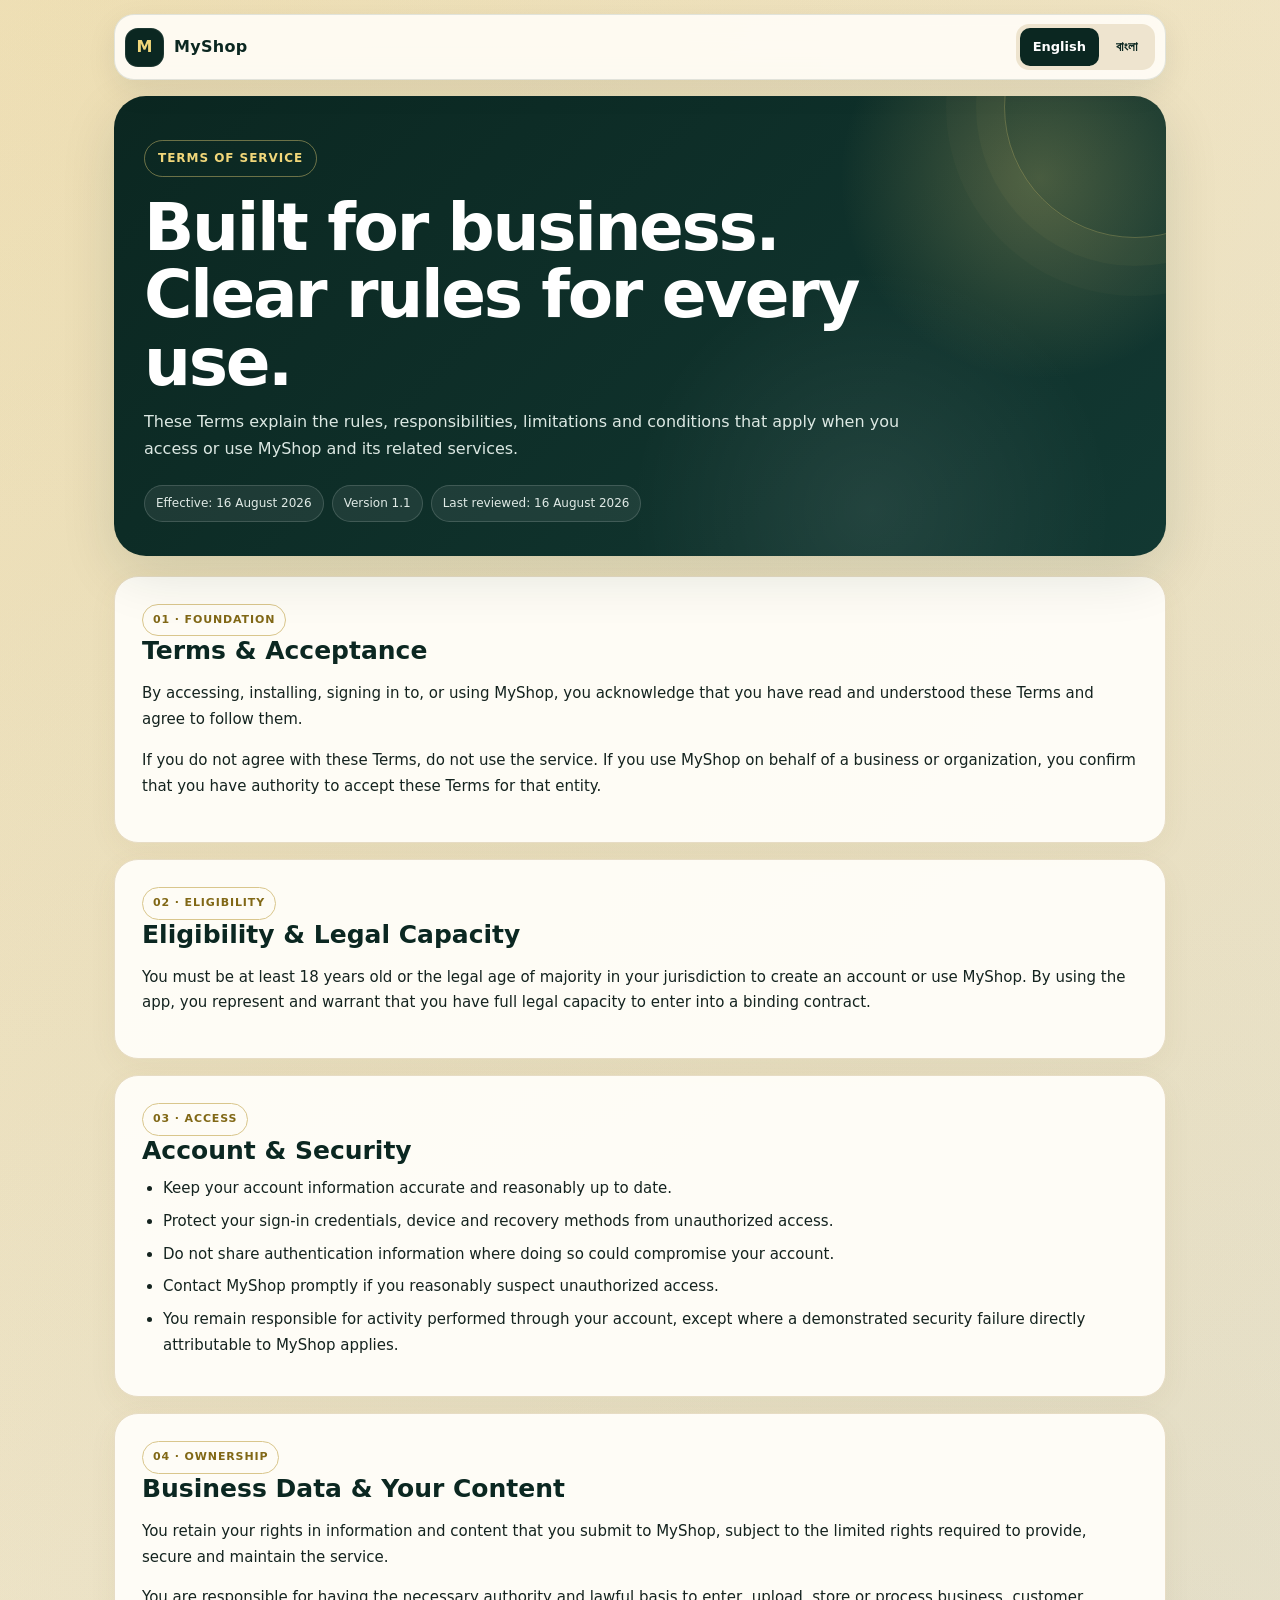
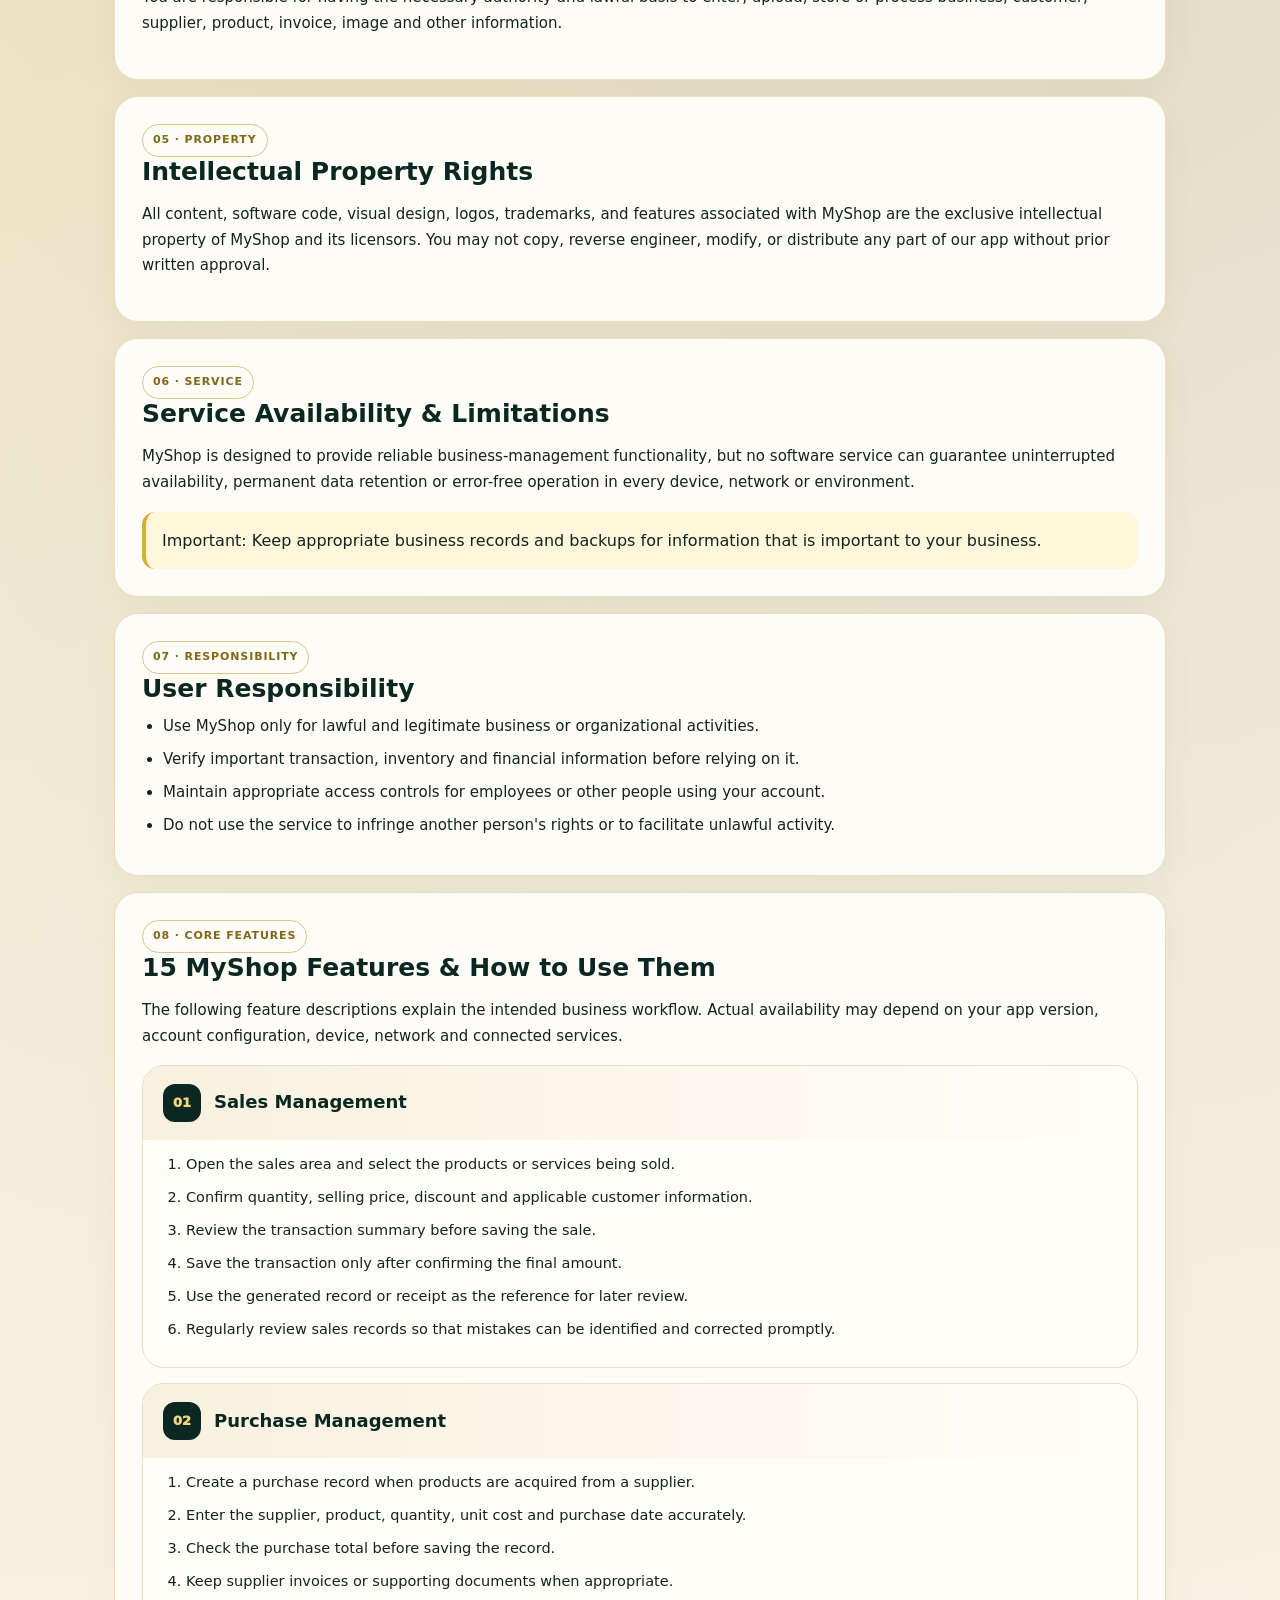
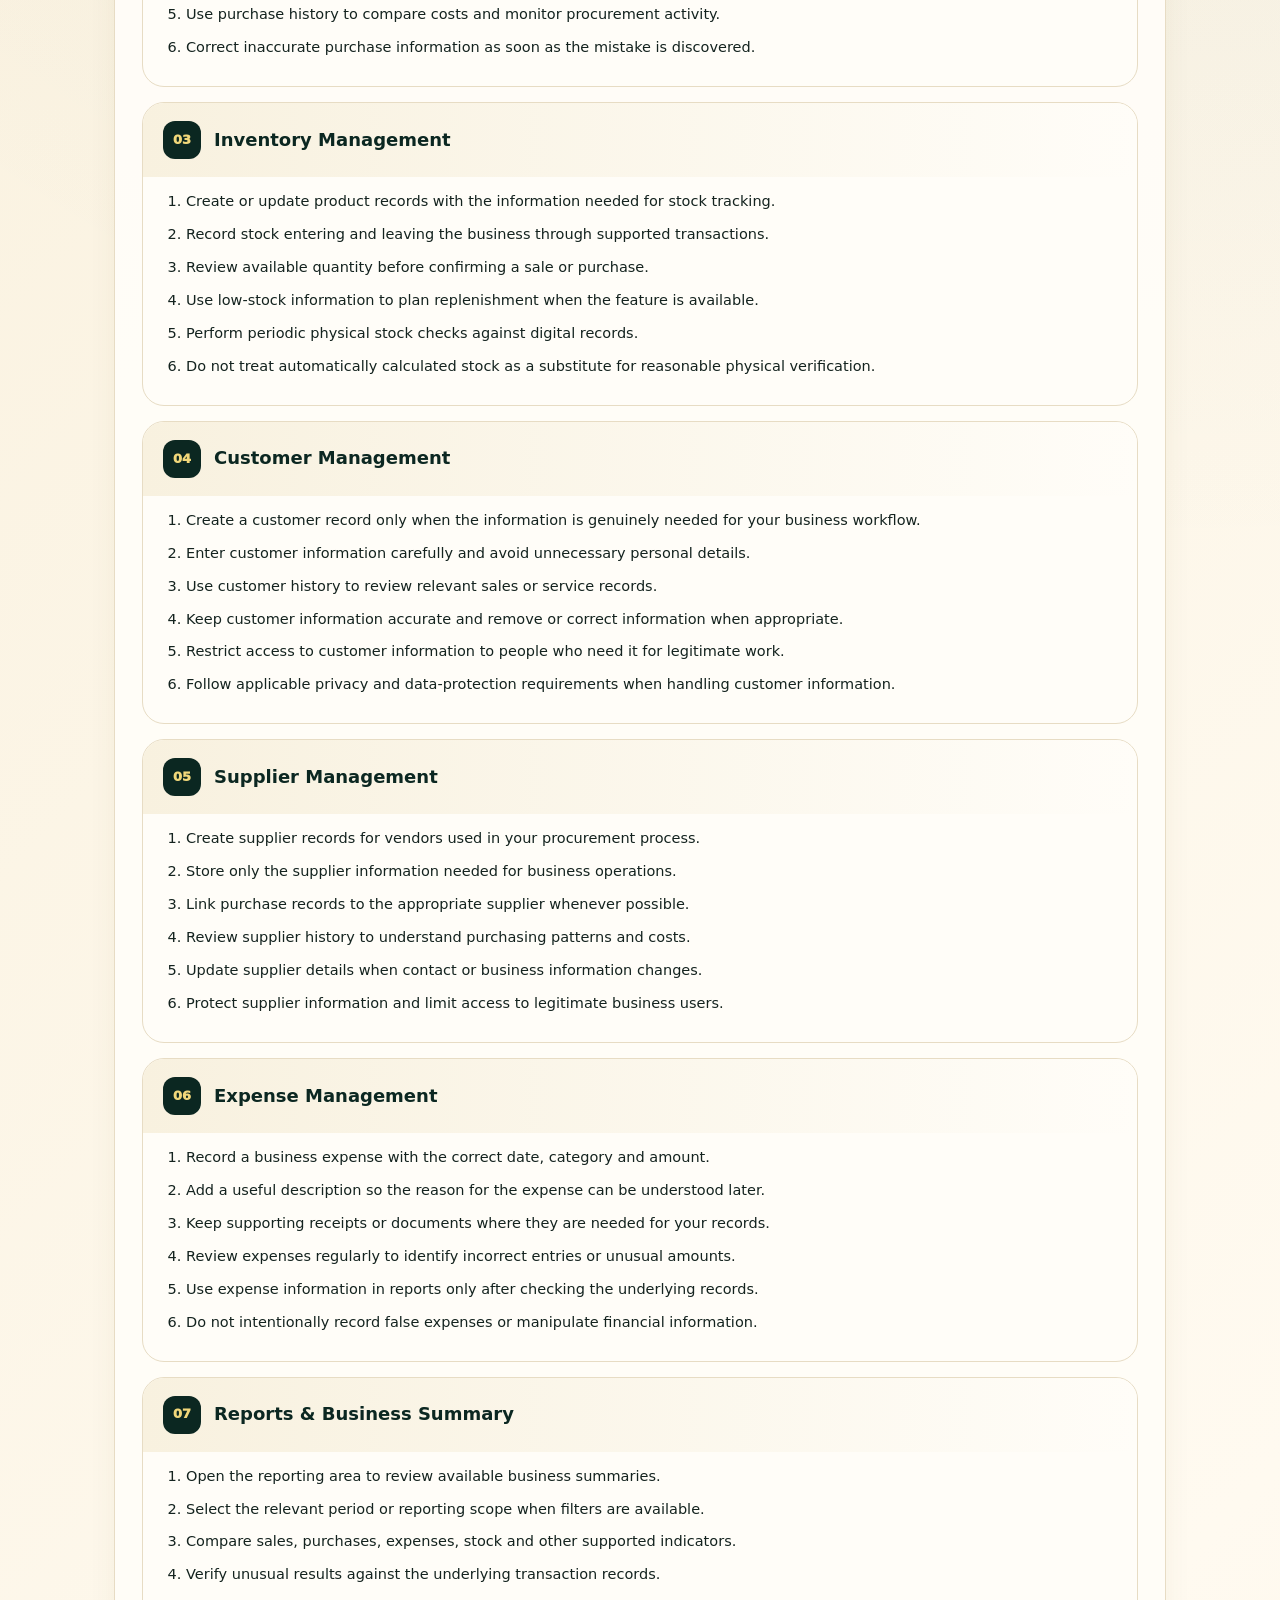
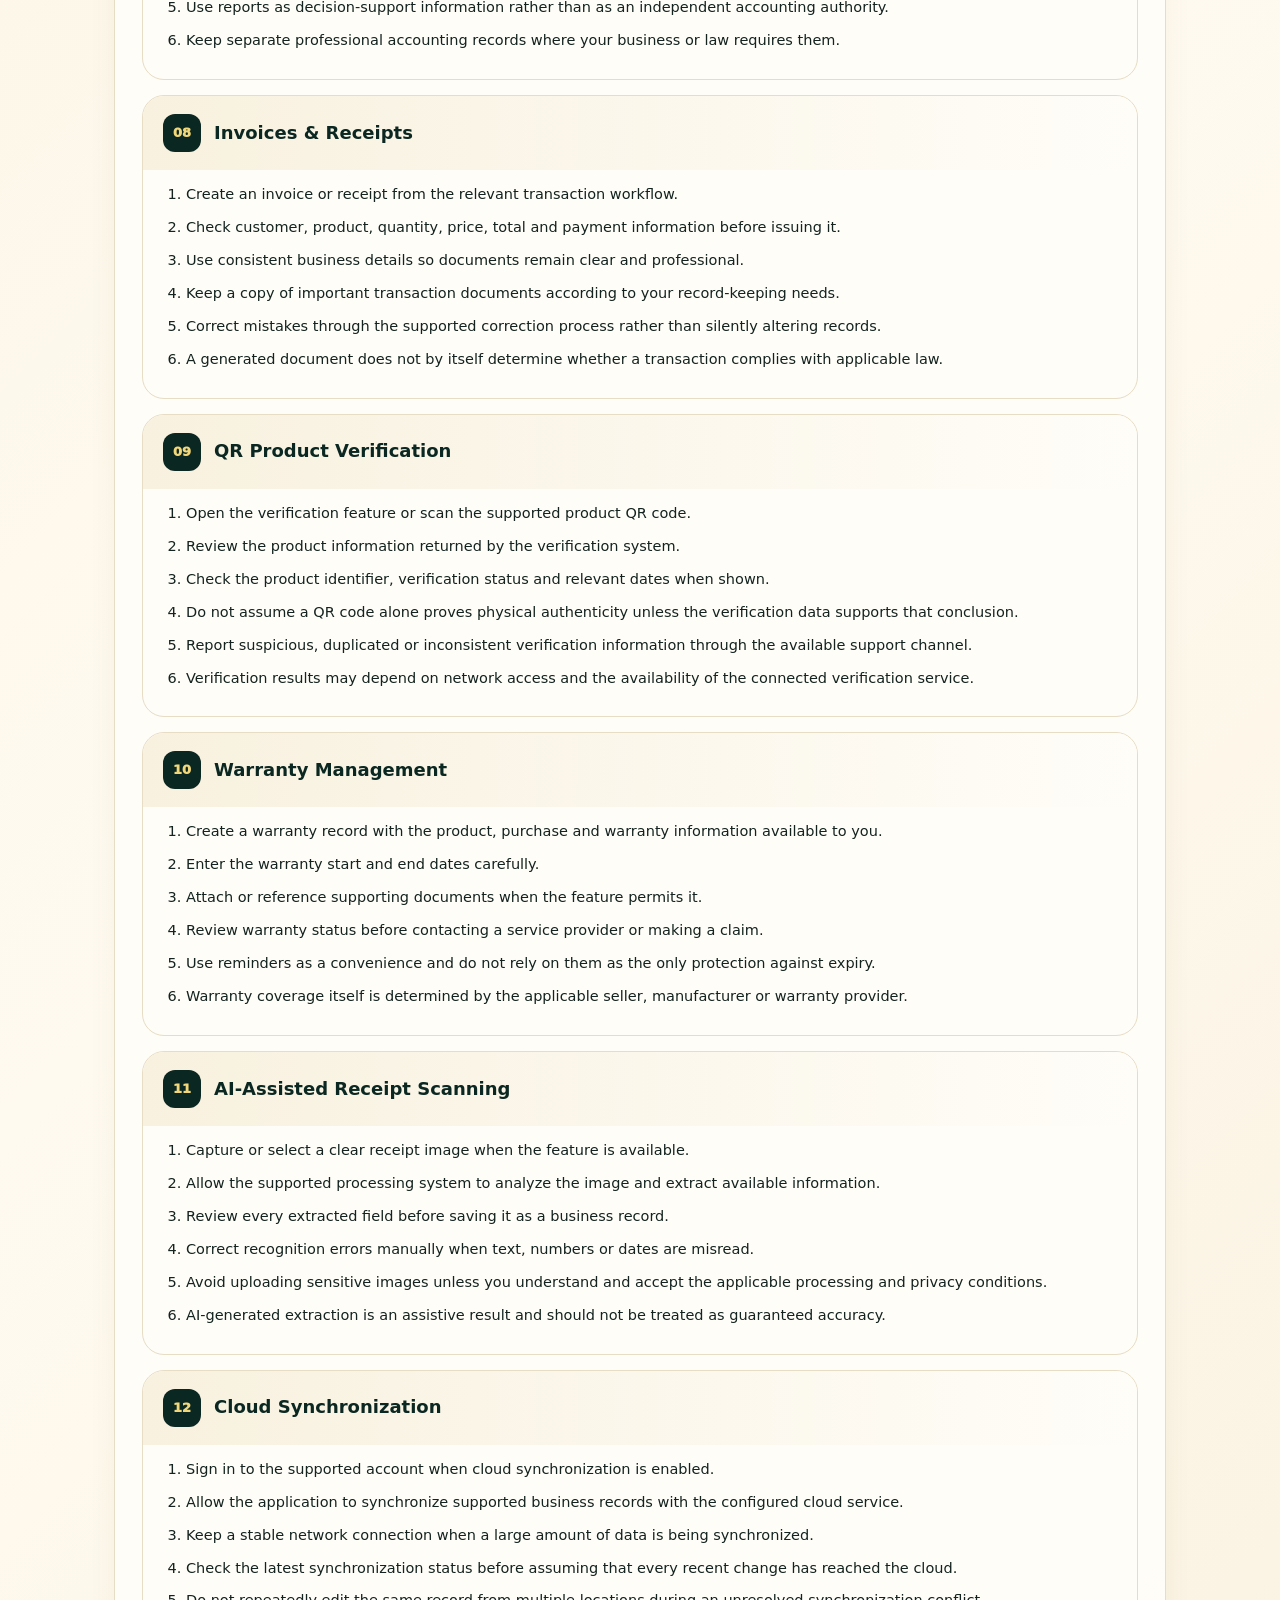
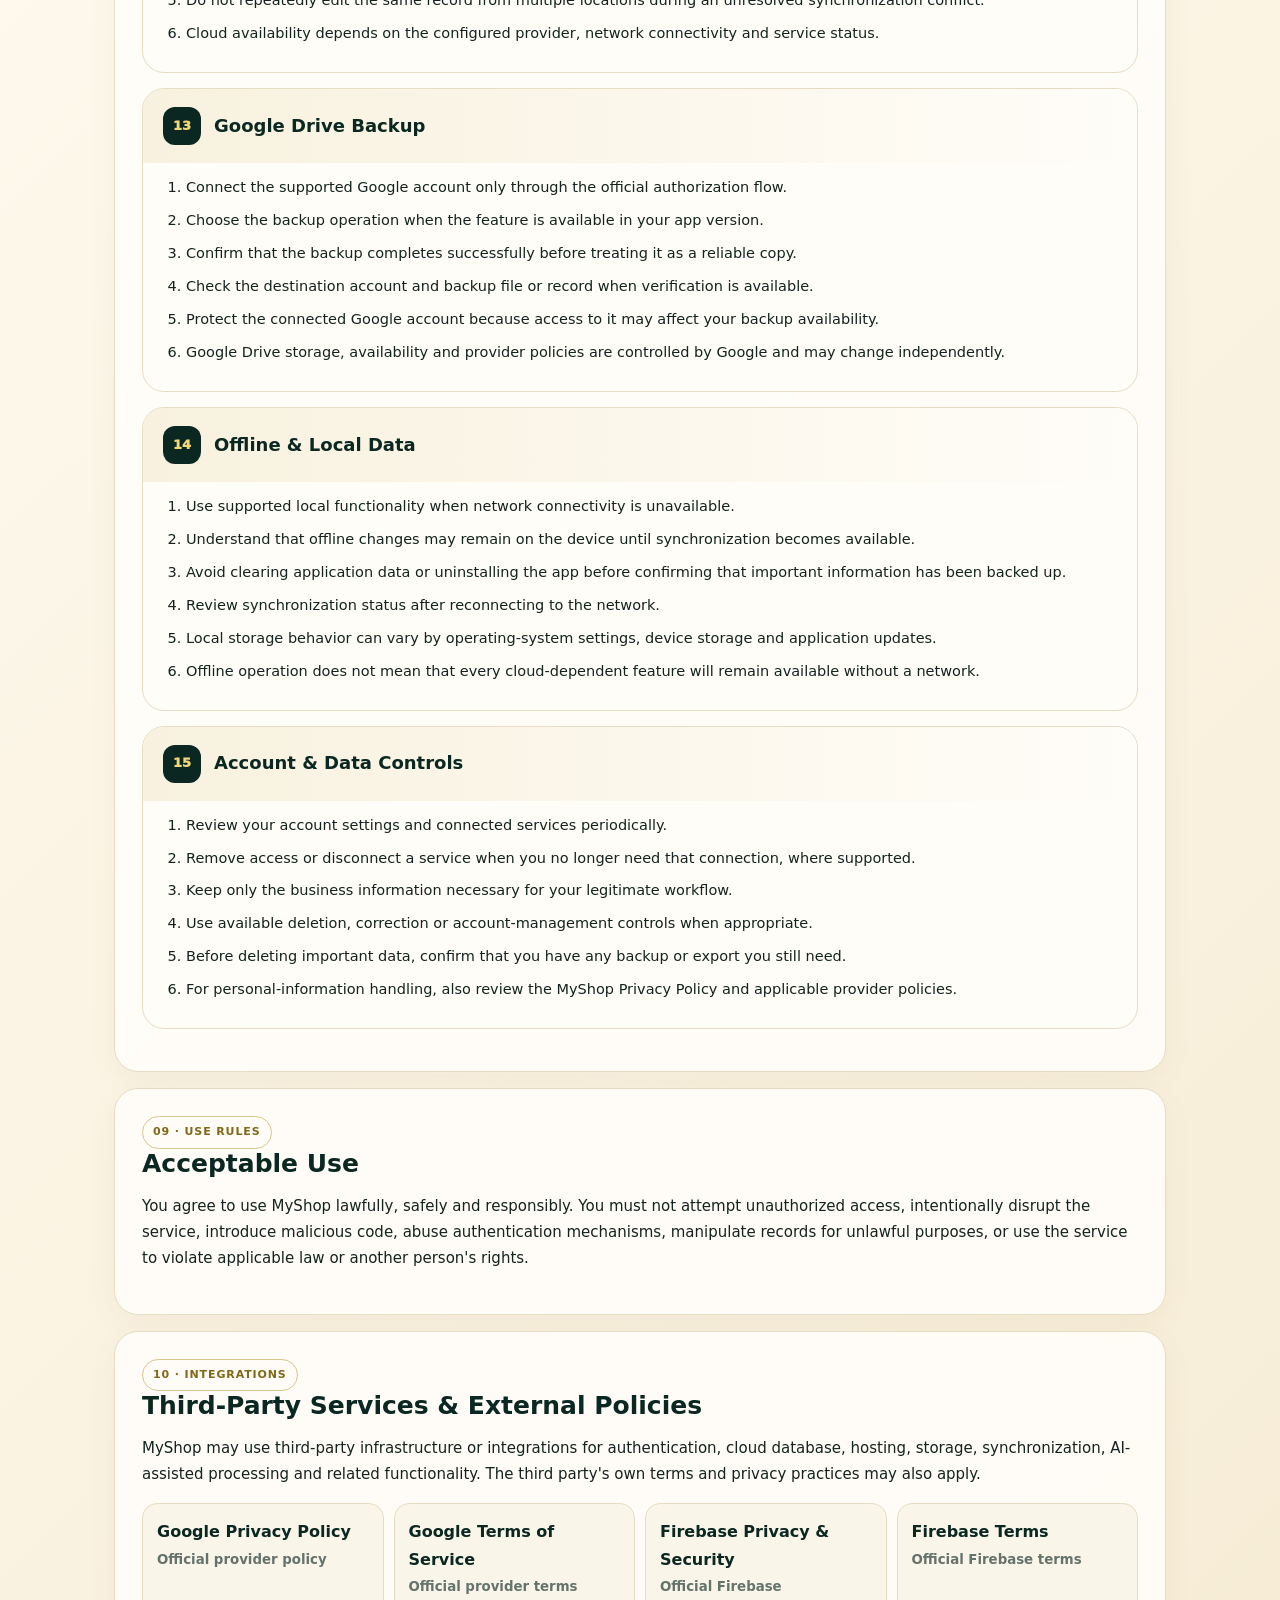
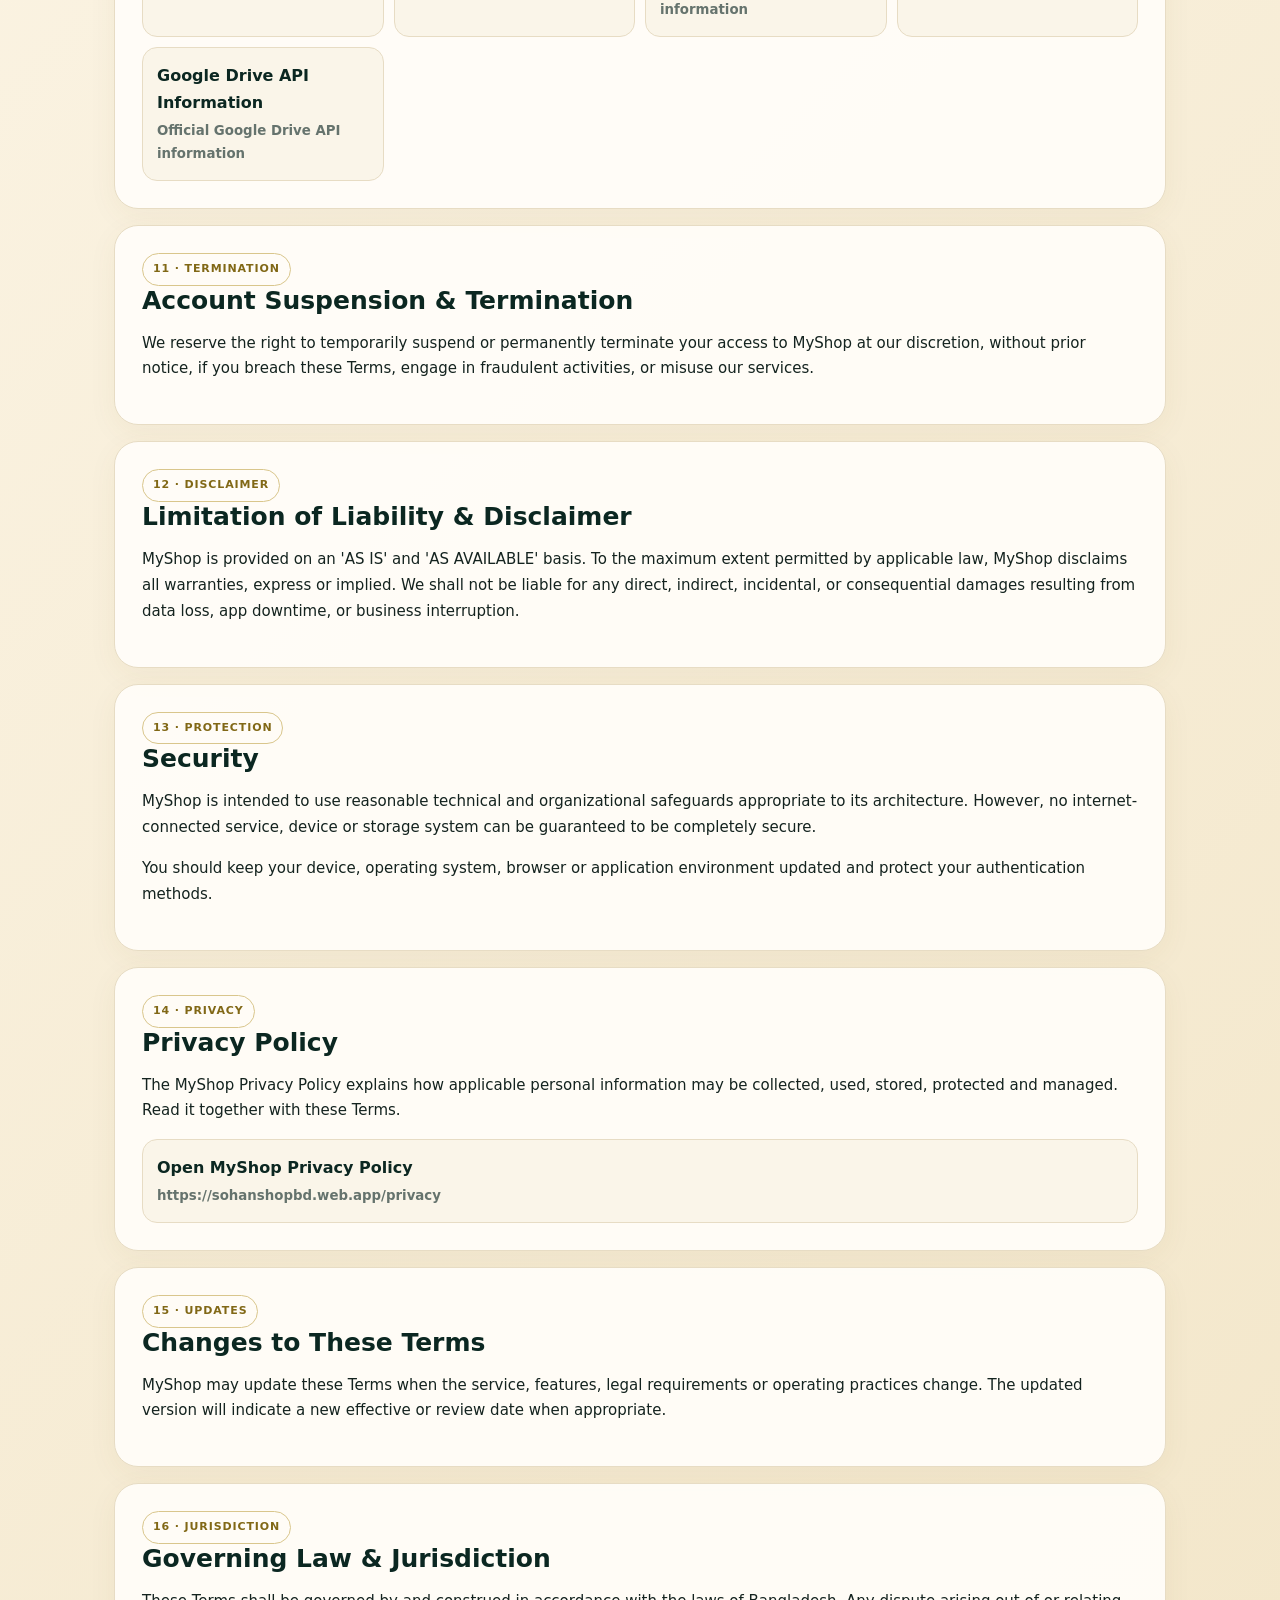
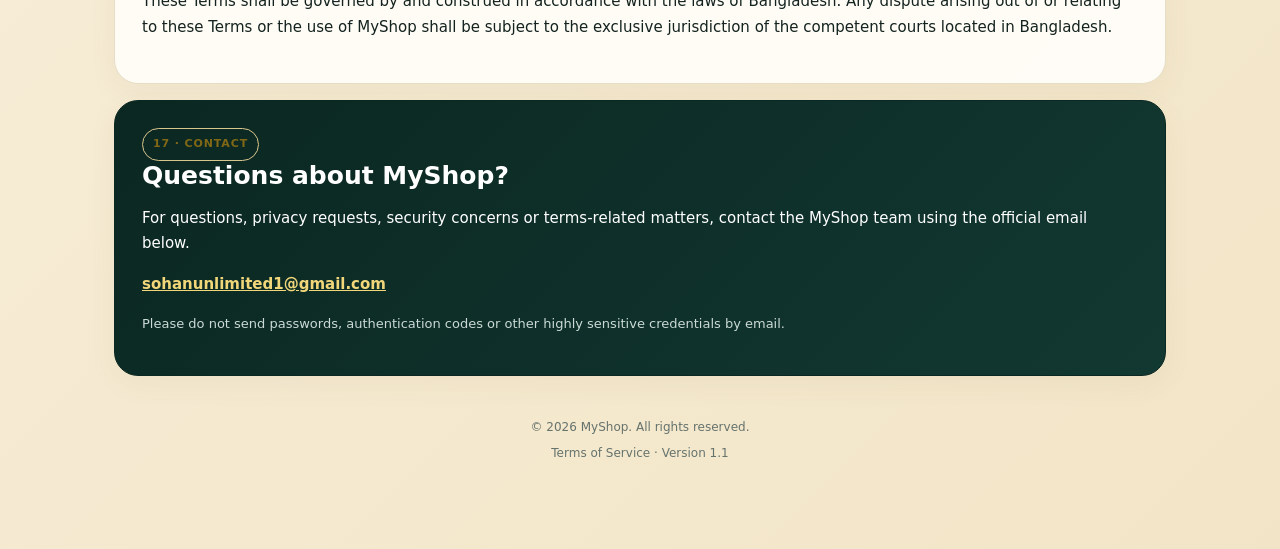
<file: terms.html>
<!DOCTYPE html>
<html lang="en">
<head>
<meta charset="UTF-8">
<meta name="viewport" content="width=device-width, initial-scale=1.0, viewport-fit=cover">
<meta name="description" content="MyShop Terms of Service — premium bilingual English and Bengali terms.">
<meta name="theme-color" content="#0b2721">
<title>MyShop — Terms of Service</title>

<style>
:root{
  --bg:#f5ead0;
  --paper:#fffdf8;
  --paper2:#f8f4ea;
  --ink:#14231f;
  --muted:#65736d;
  --green:#0b2721;
  --green2:#123832;
  --gold:#d4af37;
  --gold2:#f1d77a;
  --line:#e7dcc4;
  --danger:#8c3f2f;
  --shadow:0 18px 55px rgba(11,39,33,.12);
}
*{box-sizing:border-box}
html{scroll-behavior:smooth}
body{
  margin:0;
  color:var(--ink);
  background:
    radial-gradient(circle at 8% 0%,rgba(212,175,55,.18),transparent 27%),
    radial-gradient(circle at 92% 16%,rgba(18,56,50,.09),transparent 25%),
    linear-gradient(135deg,#f5ead0,#fffaf0 52%,#f2e5c7);
  font-family:Inter,system-ui,-apple-system,BlinkMacSystemFont,"Segoe UI",Roboto,Arial,sans-serif;
  line-height:1.72;
}
body.bn{font-family:"Noto Sans Bengali","Noto Sans",system-ui,sans-serif}
a{color:inherit}
button{font:inherit}
.wrap{max-width:1080px;margin:auto;padding:14px 14px 60px}

/* topbar */
.topbar{
  position:sticky;top:8px;z-index:100;
  display:flex;align-items:center;justify-content:space-between;gap:12px;
  padding:9px 10px;
  margin-bottom:16px;
  border:1px solid rgba(18,56,50,.12);
  border-radius:20px;
  background:rgba(255,253,248,.90);
  backdrop-filter:blur(18px);
  box-shadow:0 10px 30px rgba(11,39,33,.08);
}
.brand{display:flex;align-items:center;gap:10px;color:var(--green);font-weight:900}
.logo{
  width:39px;height:39px;border-radius:13px;
  display:grid;place-items:center;
  background:var(--green);color:var(--gold2);
  box-shadow:inset 0 0 0 1px rgba(255,255,255,.08);
}
.brand-name{font-size:16px;letter-spacing:.02em}
.lang{
  display:flex;align-items:center;gap:4px;
  padding:4px;border-radius:13px;background:#eee4cf;
}
.lang button{
  border:0;cursor:pointer;
  padding:8px 13px;border-radius:10px;
  background:transparent;color:var(--green);
  font-weight:850;font-size:13px;
}
.lang button.active{background:var(--green);color:#fff}

/* hero */
.hero{
  position:relative;overflow:hidden;
  border-radius:32px;
  padding:44px 30px 34px;
  margin-bottom:20px;
  color:#fff;
  background:
    radial-gradient(circle at 88% 18%,rgba(241,215,122,.25),transparent 20%),
    radial-gradient(circle at 72% 90%,rgba(255,255,255,.08),transparent 28%),
    linear-gradient(135deg,var(--green),var(--green2));
  box-shadow:var(--shadow);
}
.hero:before{
  content:"";position:absolute;width:260px;height:260px;
  right:-100px;top:-120px;border-radius:50%;
  border:1px solid rgba(241,215,122,.25);
  box-shadow:0 0 0 28px rgba(241,215,122,.035),0 0 0 58px rgba(241,215,122,.025);
}
.eyebrow{
  display:inline-flex;
  padding:7px 13px;border:1px solid rgba(241,215,122,.42);
  border-radius:999px;color:var(--gold2);
  font-size:12px;font-weight:900;letter-spacing:.08em;
  text-transform:uppercase;
}
.hero h1{
  position:relative;z-index:1;
  max-width:820px;margin:17px 0 12px;
  font-size:clamp(35px,7vw,66px);
  line-height:1.02;letter-spacing:-.035em;
}
.hero p{
  position:relative;z-index:1;
  max-width:760px;margin:0;
  color:#dce8e3;font-size:16px;
}
.meta{display:flex;flex-wrap:wrap;gap:8px;margin-top:22px}
.pill{
  padding:7px 11px;border-radius:999px;
  border:1px solid rgba(255,255,255,.15);
  background:rgba(255,255,255,.07);
  color:#e0eae6;font-size:12px;
}

/* cards */
.card{
  margin:16px 0;
  padding:27px;
  border:1px solid var(--line);
  border-radius:24px;
  background:rgba(255,253,248,.96);
  box-shadow:0 8px 30px rgba(107,84,32,.055);
}
.card h2{margin:0 0 10px;color:var(--green);font-size:25px;line-height:1.2}
.card h3{margin:20px 0 7px;color:var(--green2);font-size:18px}
.card p,.card li{font-size:15px}
.card ul{padding-left:21px;margin:10px 0}
.card li{margin:7px 0}
.notice{
  margin-top:16px;
  padding:15px 16px;
  border-left:4px solid var(--gold);
  border-radius:13px;
  background:#fff6dc;
}
.section-label{
  display:inline-block;
  padding:6px 10px;
  border:1px solid #d9c68c;
  border-radius:999px;
  color:#816816;
  font-size:11px;font-weight:900;
  letter-spacing:.08em;
  text-transform:uppercase;
}

/* 15 features */
.feature{
  margin:15px 0;
  border:1px solid var(--line);
  border-radius:22px;
  overflow:hidden;
  background:var(--paper);
}
.feature-head{
  display:flex;align-items:center;gap:13px;
  padding:18px 20px;
  background:linear-gradient(90deg,#f8f1df,#fffdf8);
}
.num{
  flex:0 0 38px;width:38px;height:38px;border-radius:12px;
  display:grid;place-items:center;
  background:var(--green);color:var(--gold2);
  font-weight:950;font-size:13px;
}
.feature-head h3{margin:0;color:var(--green);font-size:18px}
.feature-body{padding:3px 20px 18px}
.feature-body ol{margin:9px 0 0;padding-left:23px}
.feature-body li{margin:8px 0;font-size:14.5px}

/* policy links */
.link-grid{display:grid;grid-template-columns:repeat(auto-fit,minmax(220px,1fr));gap:10px;margin-top:15px}
.external{
  display:block;
  padding:14px;
  border:1px solid var(--line);
  border-radius:15px;
  background:#faf5e9;
  text-decoration:none;
  color:var(--green);
  font-weight:850;
}
.external small{display:block;margin-top:3px;color:var(--muted);font-weight:600}
.contact{
  color:#fff;
  background:linear-gradient(135deg,var(--green),var(--green2));
  border-color:var(--green);
}
.contact h2{color:#fff}
.contact a{color:var(--gold2);font-weight:850}
.footer{text-align:center;color:var(--muted);font-size:12px;padding:25px 0}
.small{font-size:13px!important;color:var(--muted)}

@media(max-width:650px){
  .wrap{padding:9px 10px 45px}
  .topbar{top:5px;border-radius:17px}
  .brand-name{display:none}
  .hero{padding:34px 21px 28px;border-radius:25px}
  .hero h1{font-size:39px}
  .card{padding:21px 17px;border-radius:19px}
  .feature-head{padding:15px}
  .feature-body{padding:2px 15px 15px}
}
@media(print){
  .topbar{position:static}
  .lang{display:none}
}
</style>
</head>

<body>
<div class="wrap">

  <header class="topbar">
    <div class="brand">
      <div class="logo">M</div>
      <div class="brand-name">MyShop</div>
    </div>
    <div class="lang" aria-label="Language">
      <button id="enBtn" class="active" type="button">English</button>
      <button id="bnBtn" type="button">বাংলা</button>
    </div>
  </header>

  <section class="hero">
    <span class="eyebrow" data-en="TERMS OF SERVICE" data-bn="সেবার শর্তাবলি">TERMS OF SERVICE</span>
    <h1 data-en="Built for business. Clear rules for every use."
        data-bn="ব্যবসার জন্য তৈরি। প্রতিটি ব্যবহারের জন্য পরিষ্কার ও স্বচ্ছ নিয়ম।">
      Built for business. Clear rules for every use.
    </h1>
    <p data-en="These Terms explain the rules, responsibilities, limitations and conditions that apply when you access or use MyShop and its related services."
       data-bn="এই শর্তাবলিতে MyShop ও এর সংশ্লিষ্ট সেবা ব্যবহারের নিয়ম, দায়িত্ব, সীমাবদ্ধতা এবং প্রযোজ্য শর্তসমূহ স্পষ্টভাবে ব্যাখ্যা করা হয়েছে।">
      These Terms explain the rules, responsibilities, limitations and conditions that apply when you access or use MyShop and its related services.
    </p>
    <div class="meta">
      <span class="pill" data-en="Effective: 16 August 2026" data-bn="কার্যকর: ১৬ আগস্ট ২০২৬">Effective: 16 August 2026</span>
      <span class="pill" data-en="Version 1.1" data-bn="সংস্করণ ১.১">Version 1.1</span>
      <span class="pill" data-en="Last reviewed: 16 August 2026" data-bn="সর্বশেষ পর্যালোচনা: ১৬ আগস্ট ২০২৬">Last reviewed: 16 August 2026</span>
    </div>
  </section>

  <section class="card" id="acceptance">
    <span class="section-label" data-en="01 · FOUNDATION" data-bn="০১ · ভিত্তি">01 · FOUNDATION</span>
    <h2 data-en="Terms & Acceptance" data-bn="শর্তাবলি ও গ্রহণযোগ্যতা">Terms & Acceptance</h2>
    <p data-en="By accessing, installing, signing in to, or using MyShop, you acknowledge that you have read and understood these Terms and agree to follow them."
       data-bn="MyShop ব্যবহার, ইনস্টল, অ্যাক্সেস বা অ্যাকাউন্টে প্রবেশ করার মাধ্যমে আপনি স্বীকার করছেন যে আপনি এই শর্তাবলি পড়েছেন, বুঝেছেন এবং তা মেনে চলতে সম্মত হয়েছেন।">
      By accessing, installing, signing in to, or using MyShop, you acknowledge that you have read and understood these Terms and agree to follow them.
    </p>
    <p data-en="If you do not agree with these Terms, do not use the service. If you use MyShop on behalf of a business or organization, you confirm that you have authority to accept these Terms for that entity."
       data-bn="আপনি যদি এই শর্তাবলিতে সম্মত না হন, তাহলে MyShop ব্যবহার করবেন না। কোনো ব্যবসা বা প্রতিষ্ঠানের পক্ষে MyShop ব্যবহার করলে আপনি নিশ্চিত করছেন যে ওই প্রতিষ্ঠানের পক্ষ থেকে এই শর্তাবলি গ্রহণ করার প্রয়োজনীয় ক্ষমতা আপনার রয়েছে।">
      If you do not agree with these Terms, do not use the service. If you use MyShop on behalf of a business or organization, you confirm that you have authority to accept these Terms for that entity.
    </p>
  </section>

  <section class="card" id="eligibility">
    <span class="section-label" data-en="02 · ELIGIBILITY" data-bn="০২ · যোগ্যতা">02 · ELIGIBILITY</span>
    <h2 data-en="Eligibility & Legal Capacity" data-bn="ব্যবহারের যোগ্যতা ও আইনি সক্ষমতা">Eligibility & Legal Capacity</h2>
    <p data-en="You must be at least 18 years old or the legal age of majority in your jurisdiction to create an account or use MyShop. By using the app, you represent and warrant that you have full legal capacity to enter into a binding contract."
       data-bn="MyShop-এ অ্যাকাউন্ট তৈরি বা ব্যবহার করার জন্য আপনার বয়স অবশ্যই ন্যূনতম ১৮ বছর বা আপনার আইনগত একতিয়ার অনুযায়ী প্রাপ্তবয়স্ক হতে হবে। অ্যাপটি ব্যবহারের মাধ্যমে আপনি নিশ্চিত করছেন যে একটি আইনগত চুক্তিতে আবদ্ধ হওয়ার পূর্ণ সক্ষমতা আপনার রয়েছে।">
      You must be at least 18 years old or the legal age of majority in your jurisdiction to create an account or use MyShop. By using the app, you represent and warrant that you have full legal capacity to enter into a binding contract.
    </p>
  </section>

  <section class="card" id="account">
    <span class="section-label" data-en="03 · ACCESS" data-bn="০৩ · প্রবেশাধিকার">03 · ACCESS</span>
    <h2 data-en="Account & Security" data-bn="অ্যাকাউন্ট ও নিরাপত্তা">Account & Security</h2>
    <ul>
      <li data-en="Keep your account information accurate and reasonably up to date." data-bn="আপনার অ্যাকাউন্টের তথ্য সঠিক এবং প্রয়োজন অনুযায়ী হালনাগাদ রাখুন।">Keep your account information accurate and reasonably up to date.</li>
      <li data-en="Protect your sign-in credentials, device and recovery methods from unauthorized access." data-bn="আপনার লগইন তথ্য, ডিভাইস এবং পুনরুদ্ধার পদ্ধতি অননুমোদিত ব্যবহার থেকে সুরক্ষিত রাখুন।">Protect your sign-in credentials, device and recovery methods from unauthorized access.</li>
      <li data-en="Do not share authentication information where doing so could compromise your account." data-bn="অ্যাকাউন্টের নিরাপত্তা ঝুঁকিতে পড়তে পারে এমনভাবে প্রমাণীকরণ তথ্য অন্যের সঙ্গে শেয়ার করবেন না।">Do not share authentication information where doing so could compromise your account.</li>
      <li data-en="Contact MyShop promptly if you reasonably suspect unauthorized access." data-bn="অননুমোদিত প্রবেশের যৌক্তিক সন্দেহ হলে দ্রুত MyShop-এর সঙ্গে যোগাযোগ করুন।">Contact MyShop promptly if you reasonably suspect unauthorized access.</li>
      <li data-en="You remain responsible for activity performed through your account, except where a demonstrated security failure directly attributable to MyShop applies." data-bn="আপনার অ্যাকাউন্টের মাধ্যমে সংঘটিত কার্যকলাপের দায় আপনার থাকবে; তবে MyShop-এর প্রমাণিত নিরাপত্তা ব্যর্থতার সরাসরি কারণে হলে তা ব্যতিক্রম।">You remain responsible for activity performed through your account, except where a demonstrated security failure directly attributable to MyShop applies.</li>
    </ul>
  </section>

  <section class="card" id="data">
    <span class="section-label" data-en="04 · OWNERSHIP" data-bn="০৪ · মালিকানা">04 · OWNERSHIP</span>
    <h2 data-en="Business Data & Your Content" data-bn="ব্যবসায়িক ডেটা ও আপনার তথ্য">Business Data & Your Content</h2>
    <p data-en="You retain your rights in information and content that you submit to MyShop, subject to the limited rights required to provide, secure and maintain the service."
       data-bn="আপনি MyShop-এ যে তথ্য ও কনটেন্ট প্রদান করেন, তার ওপর আপনার অধিকার বহাল থাকে; তবে সেবা প্রদান, নিরাপত্তা ও রক্ষণাবেক্ষণের জন্য প্রয়োজনীয় সীমিত ব্যবহারের অধিকার প্রযোজ্য হবে।">
      You retain your rights in information and content that you submit to MyShop, subject to the limited rights required to provide, secure and maintain the service.
    </p>
    <p data-en="You are responsible for having the necessary authority and lawful basis to enter, upload, store or process business, customer, supplier, product, invoice, image and other information."
       data-bn="ব্যবসা, গ্রাহক, সরবরাহকারী, পণ্য, ইনভয়েস, ছবি বা অন্য কোনো তথ্য প্রবেশ করানো, আপলোড, সংরক্ষণ বা প্রক্রিয়াজাত করার প্রয়োজনীয় অনুমতি ও আইনসম্মত ভিত্তি নিশ্চিত করা আপনার দায়িত্ব।">
      You are responsible for having the necessary authority and lawful basis to enter, upload, store or process business, customer, supplier, product, invoice, image and other information.
    </p>
  </section>

  <section class="card" id="intellectual">
    <span class="section-label" data-en="05 · PROPERTY" data-bn="০৫ · মেধা স্বত্ব">05 · PROPERTY</span>
    <h2 data-en="Intellectual Property Rights" data-bn="মেধা স্বত্ব ও স্বত্বাধিকার">Intellectual Property Rights</h2>
    <p data-en="All content, software code, visual design, logos, trademarks, and features associated with MyShop are the exclusive intellectual property of MyShop and its licensors. You may not copy, reverse engineer, modify, or distribute any part of our app without prior written approval."
       data-bn="MyShop-এর যাবতীয় কনটেন্ট, সফটওয়্যার কোড, ভিজ্যুয়াল ডিজাইন, লোগো, ট্রেডমার্ক এবং এর ফিচারসমূহ MyShop ও এর লাইসেন্সদাতাদের মেধা স্বত্ব। আমাদের পূর্বানু অনুমতি ছাড়া অ্যাপের কোনো অংশ কপি, রিভার্স ইঞ্জিনিয়ার, পরিবর্তন বা পুনরায় বিতরণ করা যাবে না।">
      All content, software code, visual design, logos, trademarks, and features associated with MyShop are the exclusive intellectual property of MyShop and its licensors. You may not copy, reverse engineer, modify, or distribute any part of our app without prior written approval.
    </p>
  </section>

  <section class="card" id="availability">
    <span class="section-label" data-en="06 · SERVICE" data-bn="০৬ · সেবা">06 · SERVICE</span>
    <h2 data-en="Service Availability & Limitations" data-bn="সেবা প্রাপ্যতা ও সীমাবদ্ধতা">Service Availability & Limitations</h2>
    <p data-en="MyShop is designed to provide reliable business-management functionality, but no software service can guarantee uninterrupted availability, permanent data retention or error-free operation in every device, network or environment."
       data-bn="MyShop নির্ভরযোগ্য ব্যবসা ব্যবস্থাপনার সুবিধা দেওয়ার জন্য তৈরি করা হয়েছে; তবে কোনো সফটওয়্যার সেবাই প্রতিটি ডিভাইস, নেটওয়ার্ক বা পরিবেশে নিরবচ্ছিন্ন প্রাপ্যতা, স্থায়ী ডেটা সংরক্ষণ বা সম্পূর্ণ ত্রুটিমুক্ত কার্যক্রমের নিশ্চয়তা দিতে পারে না।">
      MyShop is designed to provide reliable business-management functionality, but no software service can guarantee uninterrupted availability, permanent data retention or error-free operation in every device, network or environment.
    </p>
    <div class="notice" data-en="Important: Keep appropriate business records and backups for information that is important to your business."
         data-bn="গুরুত্বপূর্ণ: আপনার ব্যবসার জন্য গুরুত্বপূর্ণ তথ্যের উপযুক্ত রেকর্ড ও ব্যাকআপ সংরক্ষণ করুন।">
      Important: Keep appropriate business records and backups for information that is important to your business.
    </div>
  </section>

  <section class="card" id="responsibility">
    <span class="section-label" data-en="07 · RESPONSIBILITY" data-bn="০৭ · দায়িত্ব">07 · RESPONSIBILITY</span>
    <h2 data-en="User Responsibility" data-bn="ব্যবহারকারীর দায়িত্ব">User Responsibility</h2>
    <ul>
      <li data-en="Use MyShop only for lawful and legitimate business or organizational activities." data-bn="MyShop কেবল আইনসম্মত ও বৈধ ব্যবসায়িক বা সাংগঠনিক কাজে ব্যবহার করুন।">Use MyShop only for lawful and legitimate business or organizational activities.</li>
      <li data-en="Verify important transaction, inventory and financial information before relying on it." data-bn="গুরুত্বপূর্ণ লেনদেন, মজুত ও আর্থিক তথ্য ব্যবহারের আগে তা যাচাই করুন।">Verify important transaction, inventory and financial information before relying on it.</li>
      <li data-en="Maintain appropriate access controls for employees or other people using your account." data-bn="কর্মচারী বা অন্য কেউ অ্যাকাউন্ট ব্যবহার করলে উপযুক্ত প্রবেশাধিকার নিয়ন্ত্রণ বজায় রাখুন।">Maintain appropriate access controls for employees or other people using your account.</li>
      <li data-en="Do not use the service to infringe another person's rights or to facilitate unlawful activity." data-bn="অন্যের অধিকার লঙ্ঘন বা বেআইনি কার্যক্রম পরিচালনায় সহায়তার জন্য সেবাটি ব্যবহার করবেন না।">Do not use the service to infringe another person's rights or to facilitate unlawful activity.</li>
    </ul>
  </section>

  <!-- FEATURES SECTION (1 to 15) -->
  <section class="card" id="features">
    <span class="section-label" data-en="08 · CORE FEATURES" data-bn="০৮ · প্রধান ফিচার">08 · CORE FEATURES</span>
    <h2 data-en="15 MyShop Features & How to Use Them" data-bn="MyShop-এর ১৫টি গুরুত্বপূর্ণ ফিচার ও ব্যবহারের পদ্ধতি">15 MyShop Features & How to Use Them</h2>
    <p data-en="The following feature descriptions explain the intended business workflow. Actual availability may depend on your app version, account configuration, device, network and connected services."
       data-bn="নিচের ফিচারগুলোর বর্ণনায় সংশ্লিষ্ট ব্যবসায়িক ব্যবহারের পদ্ধতি ব্যাখ্যা করা হয়েছে। বাস্তবে কোনো ফিচার পাওয়া যাবে কি না তা অ্যাপের সংস্করণ, অ্যাকাউন্ট, ডিভাইস, নেটওয়ার্ক ও সংযুক্ত সেবার ওপর নির্ভর করতে পারে।">
      The following feature descriptions explain the intended business workflow. Actual availability may depend on your app version, account configuration, device, network and connected services.
    </p>

    <article class="feature" id="feature-1">
      <div class="feature-head"><div class="num">01</div><h3 data-en="Sales Management" data-bn="বিক্রয় ব্যবস্থাপনা">Sales Management</h3></div>
      <div class="feature-body"><ol>
        <li data-en="Open the sales area and select the products or services being sold." data-bn="বিক্রয় অংশ খুলে যে পণ্য বা সেবা বিক্রি হচ্ছে সেগুলো নির্বাচন করুন।">Open the sales area and select the products or services being sold.</li>
        <li data-en="Confirm quantity, selling price, discount and applicable customer information." data-bn="পরিমাণ, বিক্রয়মূল্য, ছাড় এবং প্রযোজ্য গ্রাহকের তথ্য নিশ্চিত করুন।">Confirm quantity, selling price, discount and applicable customer information.</li>
        <li data-en="Review the transaction summary before saving the sale." data-bn="বিক্রয় সংরক্ষণ করার আগে লেনদেনের সারসংক্ষেপ যাচাই করুন।">Review the transaction summary before saving the sale.</li>
        <li data-en="Save the transaction only after confirming the final amount." data-bn="চূড়ান্ত অর্থের পরিমাণ নিশ্চিত হওয়ার পর লেনদেন সংরক্ষণ করুন।">Save the transaction only after confirming the final amount.</li>
        <li data-en="Use the generated record or receipt as the reference for later review." data-bn="পরবর্তী যাচাইয়ের জন্য তৈরি রেকর্ড বা রসিদকে রেফারেন্স হিসেবে ব্যবহার করুন।">Use the generated record or receipt as the reference for later review.</li>
        <li data-en="Regularly review sales records so that mistakes can be identified and corrected promptly." data-bn="নিয়মিত বিক্রয় রেকর্ড পর্যালোচনা করুন, যাতে ভুল দ্রুত শনাক্ত ও সংশোধন করা যায়।">Regularly review sales records so that mistakes can be identified and corrected promptly.</li>
      </ol></div>
    </article>

    <article class="feature" id="feature-2">
      <div class="feature-head"><div class="num">02</div><h3 data-en="Purchase Management" data-bn="ক্রয় ব্যবস্থাপনা">Purchase Management</h3></div>
      <div class="feature-body"><ol>
        <li data-en="Create a purchase record when products are acquired from a supplier." data-bn="সরবরাহকারীর কাছ থেকে পণ্য সংগ্রহ করার সময় একটি ক্রয় রেকর্ড তৈরি করুন।">Create a purchase record when products are acquired from a supplier.</li>
        <li data-en="Enter the supplier, product, quantity, unit cost and purchase date accurately." data-bn="সরবরাহকারী, পণ্য, পরিমাণ, একক ক্রয়মূল্য ও ক্রয়ের তারিখ সঠিকভাবে লিখুন।">Enter the supplier, product, quantity, unit cost and purchase date accurately.</li>
        <li data-en="Check the purchase total before saving the record." data-bn="রেকর্ড সংরক্ষণের আগে মোট ক্রয়মূল্য যাচাই করুন।">Check the purchase total before saving the record.</li>
        <li data-en="Keep supplier invoices or supporting documents when appropriate." data-bn="প্রয়োজনে সরবরাহকারীর ইনভয়েস বা সহায়ক নথি সংরক্ষণ করুন।">Keep supplier invoices or supporting documents when appropriate.</li>
        <li data-en="Use purchase history to compare costs and monitor procurement activity." data-bn="ক্রয়ের ইতিহাস ব্যবহার করে খরচ তুলনা ও ক্রয় কার্যক্রম পর্যবেক্ষণ করুন।">Use purchase history to compare costs and monitor procurement activity.</li>
        <li data-en="Correct inaccurate purchase information as soon as the mistake is discovered." data-bn="ক্রয়ের তথ্যে ভুল ধরা পড়লে যত দ্রুত সম্ভব তা সংশোধন করুন।">Correct inaccurate purchase information as soon as the mistake is discovered.</li>
      </ol></div>
    </article>

    <article class="feature" id="feature-3">
      <div class="feature-head"><div class="num">03</div><h3 data-en="Inventory Management" data-bn="মজুত ব্যবস্থাপনা">Inventory Management</h3></div>
      <div class="feature-body"><ol>
        <li data-en="Create or update product records with the information needed for stock tracking." data-bn="মজুত পর্যবেক্ষণের জন্য প্রয়োজনীয় তথ্য দিয়ে পণ্যের রেকর্ড তৈরি বা হালনাগাদ করুন।">Create or update product records with the information needed for stock tracking.</li>
        <li data-en="Record stock entering and leaving the business through supported transactions." data-bn="সমর্থিত লেনদেনের মাধ্যমে ব্যবসায় প্রবেশ ও বের হওয়া মজুতের তথ্য রেকর্ড করুন।">Record stock entering and leaving the business through supported transactions.</li>
        <li data-en="Review available quantity before confirming a sale or purchase." data-bn="বিক্রয় বা ক্রয় নিশ্চিত করার আগে বিদ্যমান মজুতের পরিমাণ যাচাই করুন।">Review available quantity before confirming a sale or purchase.</li>
        <li data-en="Use low-stock information to plan replenishment when the feature is available." data-bn="ফিচারটি চালু থাকলে কম মজুতের তথ্য ব্যবহার করে পুনরায় পণ্য সংগ্রহের পরিকল্পনা করুন।">Use low-stock information to plan replenishment when the feature is available.</li>
        <li data-en="Perform periodic physical stock checks against digital records." data-bn="নিয়মিত বাস্তব মজুত গণনা করে ডিজিটাল রেকর্ডের সঙ্গে মিলিয়ে দেখুন।">Perform periodic physical stock checks against digital records.</li>
        <li data-en="Do not treat automatically calculated stock as a substitute for reasonable physical verification." data-bn="স্বয়ংক্রিয়ভাবে গণনা করা মজুতকে বাস্তব মজুত যাচাইয়ের বিকল্প হিসেবে বিবেচনা করবেন না।">Do not treat automatically calculated stock as a substitute for reasonable physical verification.</li>
      </ol></div>
    </article>

    <article class="feature" id="feature-4">
      <div class="feature-head"><div class="num">04</div><h3 data-en="Customer Management" data-bn="গ্রাহক ব্যবস্থাপনা">Customer Management</h3></div>
      <div class="feature-body"><ol>
        <li data-en="Create a customer record only when the information is genuinely needed for your business workflow." data-bn="ব্যবসার কার্যপ্রবাহে সত্যিই প্রয়োজন হলে তবেই গ্রাহকের রেকর্ড তৈরি করুন।">Create a customer record only when the information is genuinely needed for your business workflow.</li>
        <li data-en="Enter customer information carefully and avoid unnecessary personal details." data-bn="গ্রাহকের তথ্য সতর্কতার সঙ্গে লিখুন এবং অপ্রয়োজনীয় ব্যক্তিগত তথ্য সংরক্ষণ এড়িয়ে চলুন।">Enter customer information carefully and avoid unnecessary personal details.</li>
        <li data-en="Use customer history to review relevant sales or service records." data-bn="প্রাসঙ্গিক বিক্রয় বা সেবা রেকর্ড পর্যালোচনার জন্য গ্রাহকের ইতিহাস ব্যবহার করুন।">Use customer history to review relevant sales or service records.</li>
        <li data-en="Keep customer information accurate and remove or correct information when appropriate." data-bn="গ্রাহকের তথ্য সঠিক রাখুন এবং প্রয়োজন হলে তথ্য সংশোধন বা অপসারণ করুন।">Keep customer information accurate and remove or correct information when appropriate.</li>
        <li data-en="Restrict access to customer information to people who need it for legitimate work." data-bn="বৈধ কাজের প্রয়োজন রয়েছে এমন ব্যক্তিদের মধ্যেই গ্রাহকের তথ্যের প্রবেশাধিকার সীমিত রাখুন।">Restrict access to customer information to people who need it for legitimate work.</li>
        <li data-en="Follow applicable privacy and data-protection requirements when handling customer information." data-bn="গ্রাহকের তথ্য ব্যবহারের সময় প্রযোজ্য গোপনীয়তা ও ডেটা সুরক্ষা সংক্রান্ত নিয়ম মেনে চলুন।">Follow applicable privacy and data-protection requirements when handling customer information.</li>
      </ol></div>
    </article>

    <article class="feature" id="feature-5">
      <div class="feature-head"><div class="num">05</div><h3 data-en="Supplier Management" data-bn="সরবরাহকারী ব্যবস্থাপনা">Supplier Management</h3></div>
      <div class="feature-body"><ol>
        <li data-en="Create supplier records for vendors used in your procurement process." data-bn="আপনার ক্রয় কার্যক্রমে ব্যবহৃত সরবরাহকারীদের জন্য রেকর্ড তৈরি করুন।">Create supplier records for vendors used in your procurement process.</li>
        <li data-en="Store only the supplier information needed for business operations." data-bn="ব্যবসা পরিচালনার জন্য প্রয়োজনীয় সরবরাহকারী তথ্যই সংরক্ষণ করুন।">Store only the supplier information needed for business operations.</li>
        <li data-en="Link purchase records to the appropriate supplier whenever possible." data-bn="সম্ভব হলে প্রতিটি ক্রয় রেকর্ড সংশ্লিষ্ট সরবরাহকারীর সঙ্গে যুক্ত করুন।">Link purchase records to the appropriate supplier whenever possible.</li>
        <li data-en="Review supplier history to understand purchasing patterns and costs." data-bn="ক্রয়ের ধরণ ও খরচ বোঝার জন্য সরবরাহকারীর ইতিহাস পর্যালোচনা করুন।">Review supplier history to understand purchasing patterns and costs.</li>
        <li data-en="Update supplier details when contact or business information changes." data-bn="যোগাযোগ বা ব্যবসায়িক তথ্য পরিবর্তন হলে সরবরাহকারীর তথ্য হালনাগাদ করুন।">Update supplier details when contact or business information changes.</li>
        <li data-en="Protect supplier information and limit access to legitimate business users." data-bn="সরবরাহকারীর তথ্য সুরক্ষিত রাখুন এবং বৈধ ব্যবসায়িক ব্যবহারকারীদের মধ্যে প্রবেশাধিকার সীমিত রাখুন।">Protect supplier information and limit access to legitimate business users.</li>
      </ol></div>
    </article>

    <article class="feature" id="feature-6">
      <div class="feature-head"><div class="num">06</div><h3 data-en="Expense Management" data-bn="খরচ ব্যবস্থাপনা">Expense Management</h3></div>
      <div class="feature-body"><ol>
        <li data-en="Record a business expense with the correct date, category and amount." data-bn="সঠিক তারিখ, শ্রেণি ও অর্থের পরিমাণ দিয়ে ব্যবসায়িক খরচ রেকর্ড করুন।">Record a business expense with the correct date, category and amount.</li>
        <li data-en="Add a useful description so the reason for the expense can be understood later." data-bn="পরে খরচের কারণ বোঝা যায় এমন একটি উপযুক্ত বিবরণ যোগ করুন।">Add a useful description so the reason for the expense can be understood later.</li>
        <li data-en="Keep supporting receipts or documents where they are needed for your records." data-bn="আপনার রেকর্ডের জন্য প্রয়োজন হলে সংশ্লিষ্ট রসিদ বা নথি সংরক্ষণ করুন।">Keep supporting receipts or documents where they are needed for your records.</li>
        <li data-en="Review expenses regularly to identify incorrect entries or unusual amounts." data-bn="ভুল তথ্য বা অস্বাভাবিক অর্থের পরিমাণ শনাক্ত করতে নিয়মিত খরচ পর্যালোচনা করুন।">Review expenses regularly to identify incorrect entries or unusual amounts.</li>
        <li data-en="Use expense information in reports only after checking the underlying records." data-bn="রিপোর্টে খরচের তথ্য ব্যবহার করার আগে মূল রেকর্ড যাচাই করুন।">Use expense information in reports only after checking the underlying records.</li>
        <li data-en="Do not intentionally record false expenses or manipulate financial information." data-bn="ইচ্ছাকৃতভাবে মিথ্যা খরচ রেকর্ড বা আর্থিক তথ্য বিকৃত করবেন না।">Do not intentionally record false expenses or manipulate financial information.</li>
      </ol></div>
    </article>

    <article class="feature" id="feature-7">
      <div class="feature-head"><div class="num">07</div><h3 data-en="Reports & Business Summary" data-bn="রিপোর্ট ও ব্যবসায়িক সারসংক্ষেপ">Reports & Business Summary</h3></div>
      <div class="feature-body"><ol>
        <li data-en="Open the reporting area to review available business summaries." data-bn="উপলভ্য ব্যবসায়িক সারসংক্ষেপ দেখতে রিপোর্ট অংশ খুলুন।">Open the reporting area to review available business summaries.</li>
        <li data-en="Select the relevant period or reporting scope when filters are available." data-bn="ফিল্টার সুবিধা থাকলে প্রয়োজনীয় সময়সীমা বা রিপোর্টের পরিধি নির্বাচন করুন।">Select the relevant period or reporting scope when filters are available.</li>
        <li data-en="Compare sales, purchases, expenses, stock and other supported indicators." data-bn="বিক্রয়, ক্রয়, খরচ, মজুত এবং অন্যান্য সমর্থিত সূচক তুলনা করুন।">Compare sales, purchases, expenses, stock and other supported indicators.</li>
        <li data-en="Verify unusual results against the underlying transaction records." data-bn="অস্বাভাবিক ফলাফল দেখা গেলে মূল লেনদেনের রেকর্ডের সঙ্গে মিলিয়ে যাচাই করুন।">Verify unusual results against the underlying transaction records.</li>
        <li data-en="Use reports as decision-support information rather than as an independent accounting authority." data-bn="রিপোর্টকে সিদ্ধান্ত গ্রহণে সহায়ক তথ্য হিসেবে ব্যবহার করুন, স্বতন্ত্র হিসাবরক্ষণ কর্তৃপক্ষ হিসেবে নয়।">Use reports as decision-support information rather than as an independent accounting authority.</li>
        <li data-en="Keep separate professional accounting records where your business or law requires them." data-bn="আপনার ব্যবসা বা আইন অনুযায়ী প্রয়োজন হলে আলাদা পেশাদার হিসাবরক্ষণ রেকর্ড সংরক্ষণ করুন।">Keep separate professional accounting records where your business or law requires them.</li>
      </ol></div>
    </article>

    <article class="feature" id="feature-8">
      <div class="feature-head"><div class="num">08</div><h3 data-en="Invoices & Receipts" data-bn="ইনভয়েস ও রসিদ">Invoices & Receipts</h3></div>
      <div class="feature-body"><ol>
        <li data-en="Create an invoice or receipt from the relevant transaction workflow." data-bn="সংশ্লিষ্ট লেনদেনের কার্যপ্রবাহ থেকে ইনভয়েস বা রসিদ তৈরি করুন।">Create an invoice or receipt from the relevant transaction workflow.</li>
        <li data-en="Check customer, product, quantity, price, total and payment information before issuing it." data-bn="প্রদানের আগে গ্রাহক, পণ্য, পরিমাণ, মূল্য, মোট অর্থ এবং পেমেন্টের তথ্য যাচাই করুন।">Check customer, product, quantity, price, total and payment information before issuing it.</li>
        <li data-en="Use consistent business details so documents remain clear and professional." data-bn="ব্যবসার তথ্য সঠিক ও সামঞ্জস্যপূর্ণ রাখুন, যাতে নথি পরিষ্কার ও পেশাদার থাকে।">Use consistent business details so documents remain clear and professional.</li>
        <li data-en="Keep a copy of important transaction documents according to your record-keeping needs." data-bn="গুরুত্বপূর্ণ লেনদেনের নথি আপনার রেকর্ড সংরক্ষণের প্রয়োজন অনুযায়ী রেখে দিন।">Keep a copy of important transaction documents according to your record-keeping needs.</li>
        <li data-en="Correct mistakes through the supported correction process rather than silently altering records." data-bn="রেকর্ড গোপনে পরিবর্তন না করে সমর্থিত সংশোধন পদ্ধতির মাধ্যমে ভুল ঠিক করুন।">Correct mistakes through the supported correction process rather than silently altering records.</li>
        <li data-en="A generated document does not by itself determine whether a transaction complies with applicable law." data-bn="শুধু একটি তৈরি করা নথি কোনো লেনদেন প্রযোজ্য আইনের সঙ্গে সামঞ্জস্যপূর্ণ কি না তা নিজে থেকে নির্ধারণ করে না।">A generated document does not by itself determine whether a transaction complies with applicable law.</li>
      </ol></div>
    </article>

    <article class="feature" id="feature-9">
      <div class="feature-head"><div class="num">09</div><h3 data-en="QR Product Verification" data-bn="কিউআর কোডের মাধ্যমে পণ্য যাচাই">QR Product Verification</h3></div>
      <div class="feature-body"><ol>
        <li data-en="Open the verification feature or scan the supported product QR code." data-bn="যাচাই ফিচার খুলুন অথবা সমর্থিত পণ্যের কিউআর কোড স্ক্যান করুন।">Open the verification feature or scan the supported product QR code.</li>
        <li data-en="Review the product information returned by the verification system." data-bn="যাচাই ব্যবস্থায় প্রদর্শিত পণ্যের তথ্য পর্যালোচনা করুন।">Review the product information returned by the verification system.</li>
        <li data-en="Check the product identifier, verification status and relevant dates when shown." data-bn="প্রদর্শিত হলে পণ্যের শনাক্তকারী, যাচাইয়ের অবস্থা এবং সংশ্লিষ্ট তারিখ পরীক্ষা করুন।">Check the product identifier, verification status and relevant dates when shown.</li>
        <li data-en="Do not assume a QR code alone proves physical authenticity unless the verification data supports that conclusion." data-bn="শুধু কিউআর কোড দেখেই পণ্যের বাস্তব সত্যতা নিশ্চিত ধরে নেবেন না; যাচাই তথ্যও বিবেচনা করুন।">Do not assume a QR code alone proves physical authenticity unless the verification data supports that conclusion.</li>
        <li data-en="Report suspicious, duplicated or inconsistent verification information through the available support channel." data-bn="সন্দেহজনক, নকল বা অসামঞ্জস্যপূর্ণ যাচাই তথ্য পাওয়া গেলে উপলভ্য সহায়তা মাধ্যমে জানান।">Report suspicious, duplicated or inconsistent verification information through the available support channel.</li>
        <li data-en="Verification results may depend on network access and the availability of the connected verification service." data-bn="যাচাইয়ের ফলাফল নেটওয়ার্ক সংযোগ ও সংযুক্ত যাচাই সেবার প্রাপ্যতার ওপর নির্ভর করতে পারে।">Verification results may depend on network access and the availability of the connected verification service.</li>
      </ol></div>
    </article>

    <article class="feature" id="feature-10">
      <div class="feature-head"><div class="num">10</div><h3 data-en="Warranty Management" data-bn="ওয়ারেন্টি ব্যবস্থাপনা">Warranty Management</h3></div>
      <div class="feature-body"><ol>
        <li data-en="Create a warranty record with the product, purchase and warranty information available to you." data-bn="উপলভ্য পণ্য, ক্রয় ও ওয়ারেন্টির তথ্য দিয়ে একটি ওয়ারেন্টি রেকর্ড তৈরি করুন।">Create a warranty record with the product, purchase and warranty information available to you.</li>
        <li data-en="Enter the warranty start and end dates carefully." data-bn="ওয়ারেন্টি শুরুর ও শেষ হওয়ার তারিখ সতর্কতার সঙ্গে লিখুন।">Enter the warranty start and end dates carefully.</li>
        <li data-en="Attach or reference supporting documents when the feature permits it." data-bn="ফিচারটি অনুমতি দিলে সহায়ক নথি সংযুক্ত বা রেফারেন্স হিসেবে রাখুন।">Attach or reference supporting documents when the feature permits it.</li>
        <li data-en="Review warranty status before contacting a service provider or making a claim." data-bn="সেবা প্রদানকারীর সঙ্গে যোগাযোগ বা দাবি করার আগে ওয়ারেন্টির অবস্থা যাচাই করুন।">Review warranty status before contacting a service provider or making a claim.</li>
        <li data-en="Use reminders as a convenience and do not rely on them as the only protection against expiry." data-bn="রিমাইন্ডারকে সহায়ক সুবিধা হিসেবে ব্যবহার করুন; মেয়াদ শেষ হওয়ার বিরুদ্ধে একমাত্র সুরক্ষা হিসেবে নির্ভর করবেন না।">Use reminders as a convenience and do not rely on them as the only protection against expiry.</li>
        <li data-en="Warranty coverage itself is determined by the applicable seller, manufacturer or warranty provider." data-bn="ওয়ারেন্টির প্রকৃত সুবিধা ও শর্ত সংশ্লিষ্ট বিক্রেতা, প্রস্তুতকারক বা ওয়ারেন্টি প্রদানকারী নির্ধারণ করে।">Warranty coverage itself is determined by the applicable seller, manufacturer or warranty provider.</li>
      </ol></div>
    </article>

    <article class="feature" id="feature-11">
      <div class="feature-head"><div class="num">11</div><h3 data-en="AI-Assisted Receipt Scanning" data-bn="কৃত্রিম বুদ্ধিমত্তা দিয়ে রসিদ স্ক্যান">AI-Assisted Receipt Scanning</h3></div>
      <div class="feature-body"><ol>
        <li data-en="Capture or select a clear receipt image when the feature is available." data-bn="ফিচারটি চালু থাকলে পরিষ্কার রসিদের ছবি তুলুন বা নির্বাচন করুন।">Capture or select a clear receipt image when the feature is available.</li>
        <li data-en="Allow the supported processing system to analyze the image and extract available information." data-bn="সমর্থিত প্রক্রিয়াকরণ ব্যবস্থা ছবিটি বিশ্লেষণ করে উপলভ্য তথ্য শনাক্ত করার সুযোগ দিন।">Allow the supported processing system to analyze the image and extract available information.</li>
        <li data-en="Review every extracted field before saving it as a business record." data-bn="ব্যবসায়িক রেকর্ড হিসেবে সংরক্ষণের আগে শনাক্ত করা প্রতিটি তথ্য যাচাই করুন।">Review every extracted field before saving it as a business record.</li>
        <li data-en="Correct recognition errors manually when text, numbers or dates are misread." data-bn="লেখা, সংখ্যা বা তারিখ ভুল শনাক্ত হলে নিজে হাতে সংশোধন করুন।">Correct recognition errors manually when text, numbers or dates are misread.</li>
        <li data-en="Avoid uploading sensitive images unless you understand and accept the applicable processing and privacy conditions." data-bn="প্রযোজ্য প্রক্রিয়াকরণ ও গোপনীয়তার শর্ত বুঝে গ্রহণ না করা পর্যন্ত সংবেদনশীল ছবি আপলোড করা এড়িয়ে চলুন।">Avoid uploading sensitive images unless you understand and accept the applicable processing and privacy conditions.</li>
        <li data-en="AI-generated extraction is an assistive result and should not be treated as guaranteed accuracy." data-bn="কৃত্রিম বুদ্ধিমত্তা থেকে পাওয়া তথ্য সহায়ক ফলাফল; এটিকে শতভাগ নির্ভুল বলে ধরে নেওয়া যাবে না।">AI-generated extraction is an assistive result and should not be treated as guaranteed accuracy.</li>
      </ol></div>
    </article>

    <article class="feature" id="feature-12">
      <div class="feature-head"><div class="num">12</div><h3 data-en="Cloud Synchronization" data-bn="ক্লাউড সিঙ্ক্রোনাইজেশন">Cloud Synchronization</h3></div>
      <div class="feature-body"><ol>
        <li data-en="Sign in to the supported account when cloud synchronization is enabled." data-bn="ক্লাউড সিঙ্ক্রোনাইজেশন চালু থাকলে সমর্থিত অ্যাকাউন্টে প্রবেশ করুন।">Sign in to the supported account when cloud synchronization is enabled.</li>
        <li data-en="Allow the application to synchronize supported business records with the configured cloud service." data-bn="কনফিগার করা ক্লাউড সেবার সঙ্গে সমর্থিত ব্যবসায়িক রেকর্ড সিঙ্ক্রোনাইজ করার অনুমতি দিন।">Allow the application to synchronize supported business records with the configured cloud service.</li>
        <li data-en="Keep a stable network connection when a large amount of data is being synchronized." data-bn="বড় পরিমাণ ডেটা সিঙ্ক্রোনাইজ করার সময় স্থিতিশীল নেটওয়ার্ক সংযোগ রাখুন।">Keep a stable network connection when a large amount of data is being synchronized.</li>
        <li data-en="Check the latest synchronization status before assuming that every recent change has reached the cloud." data-bn="সাম্প্রতিক সব পরিবর্তন ক্লাউডে পৌঁছেছে ধরে নেওয়ার আগে সর্বশেষ সিঙ্কের অবস্থা যাচাই করুন।">Check the latest synchronization status before assuming that every recent change has reached the cloud.</li>
        <li data-en="Do not repeatedly edit the same record from multiple locations during an unresolved synchronization conflict." data-bn="সিঙ্ক্রোনাইজেশন সমস্যা সমাধান না হওয়া পর্যন্ত একই রেকর্ড একাধিক জায়গা থেকে বারবার পরিবর্তন করবেন না।">Do not repeatedly edit the same record from multiple locations during an unresolved synchronization conflict.</li>
        <li data-en="Cloud availability depends on the configured provider, network connectivity and service status." data-bn="ক্লাউড সেবার প্রাপ্যতা সংশ্লিষ্ট প্রদানকারী, নেটওয়ার্ক সংযোগ ও সেবার অবস্থার ওপর নির্ভর করে।">Cloud availability depends on the configured provider, network connectivity and service status.</li>
      </ol></div>
    </article>

    <article class="feature" id="feature-13">
      <div class="feature-head"><div class="num">13</div><h3 data-en="Google Drive Backup" data-bn="Google Drive ব্যাকআপ">Google Drive Backup</h3></div>
      <div class="feature-body"><ol>
        <li data-en="Connect the supported Google account only through the official authorization flow." data-bn="শুধু অফিসিয়াল অনুমোদন পদ্ধতির মাধ্যমে সমর্থিত Google অ্যাকাউন্ট সংযুক্ত করুন।">Connect the supported Google account only through the official authorization flow.</li>
        <li data-en="Choose the backup operation when the feature is available in your app version." data-bn="আপনার অ্যাপের সংস্করণে সুবিধাটি থাকলে ব্যাকআপ কার্যক্রম নির্বাচন করুন।">Choose the backup operation when the feature is available in your app version.</li>
        <li data-en="Confirm that the backup completes successfully before treating it as a reliable copy." data-bn="ব্যাকআপ সফলভাবে সম্পন্ন হয়েছে নিশ্চিত হওয়ার পরই সেটিকে নির্ভরযোগ্য কপি হিসেবে বিবেচনা করুন।">Confirm that the backup completes successfully before treating it as a reliable copy.</li>
        <li data-en="Check the destination account and backup file or record when verification is available." data-bn="যাচাই সুবিধা থাকলে গন্তব্য অ্যাকাউন্ট এবং তৈরি হওয়া ব্যাকআপ ফাইল বা রেকর্ড পরীক্ষা করুন।">Check the destination account and backup file or record when verification is available.</li>
        <li data-en="Protect the connected Google account because access to it may affect your backup availability." data-bn="সংযুক্ত Google অ্যাকাউন্ট সুরক্ষিত রাখুন, কারণ সেটির প্রবেশাধিকার ব্যাকআপ ব্যবহারে প্রভাব ফেলতে পারে।">Protect the connected Google account because access to it may affect your backup availability.</li>
        <li data-en="Google Drive storage, availability and provider policies are controlled by Google and may change independently." data-bn="Google Drive-এর স্টোরেজ, প্রাপ্যতা ও সংশ্লিষ্ট নীতিমালা Google নিয়ন্ত্রণ করে এবং তা স্বাধীনভাবে পরিবর্তিত হতে পারে।">Google Drive storage, availability and provider policies are controlled by Google and may change independently.</li>
      </ol></div>
    </article>

    <article class="feature" id="feature-14">
      <div class="feature-head"><div class="num">14</div><h3 data-en="Offline & Local Data" data-bn="অফলাইন ও স্থানীয় ডেটা">Offline & Local Data</h3></div>
      <div class="feature-body"><ol>
        <li data-en="Use supported local functionality when network connectivity is unavailable." data-bn="নেটওয়ার্ক সংযোগ না থাকলে সমর্থিত স্থানীয় সুবিধা ব্যবহার করুন।">Use supported local functionality when network connectivity is unavailable.</li>
        <li data-en="Understand that offline changes may remain on the device until synchronization becomes available." data-bn="বুঝে রাখুন যে অফলাইনে করা পরিবর্তন সিঙ্ক্রোনাইজেশন চালু না হওয়া পর্যন্ত ডিভাইসেই থাকতে পারে।">Understand that offline changes may remain on the device until synchronization becomes available.</li>
        <li data-en="Avoid clearing application data or uninstalling the app before confirming that important information has been backed up." data-bn="গুরুত্বপূর্ণ তথ্য ব্যাকআপ হয়েছে নিশ্চিত না হয়ে অ্যাপের ডেটা মুছে ফেলা বা অ্যাপ আনইনস্টল করা এড়িয়ে চলুন।">Avoid clearing application data or uninstalling the app before confirming that important information has been backed up.</li>
        <li data-en="Review synchronization status after reconnecting to the network." data-bn="নেটওয়ার্কে পুনরায় সংযুক্ত হওয়ার পর সিঙ্ক্রোনাইজেশনের অবস্থা যাচাই করুন।">Review synchronization status after reconnecting to the network.</li>
        <li data-en="Local storage behavior can vary by operating-system settings, device storage and application updates." data-bn="স্থানীয় সংরক্ষণ ব্যবস্থা অপারেটিং সিস্টেমের সেটিংস, ডিভাইসের স্টোরেজ ও অ্যাপের আপডেট অনুযায়ী পরিবর্তিত হতে পারে।">Local storage behavior can vary by operating-system settings, device storage and application updates.</li>
        <li data-en="Offline operation does not mean that every cloud-dependent feature will remain available without a network." data-bn="অফলাইনে অ্যাপ চলা মানে এই নয় যে নেটওয়ার্ক-নির্ভর সব ক্লাউড ফিচারও ইন্টারনেট ছাড়া চলবে।">Offline operation does not mean that every cloud-dependent feature will remain available without a network.</li>
      </ol></div>
    </article>

    <article class="feature" id="feature-15">
      <div class="feature-head"><div class="num">15</div><h3 data-en="Account & Data Controls" data-bn="অ্যাকাউন্ট ও ডেটা নিয়ন্ত্রণ">Account & Data Controls</h3></div>
      <div class="feature-body"><ol>
        <li data-en="Review your account settings and connected services periodically." data-bn="নিয়মিত আপনার অ্যাকাউন্টের সেটিংস ও সংযুক্ত সেবাগুলো পর্যালোচনা করুন।">Review your account settings and connected services periodically.</li>
        <li data-en="Remove access or disconnect a service when you no longer need that connection, where supported." data-bn="সংযোগ আর প্রয়োজন না হলে, সুবিধাটি সমর্থিত থাকলে সংশ্লিষ্ট সেবার প্রবেশাধিকার সরিয়ে বা সংযোগ বিচ্ছিন্ন করুন।">Remove access or disconnect a service when you no longer need that connection, where supported.</li>
        <li data-en="Keep only the business information necessary for your legitimate workflow." data-bn="আপনার বৈধ ব্যবসায়িক কার্যপ্রবাহের জন্য প্রয়োজনীয় তথ্যই সংরক্ষণ করুন।">Keep only the business information necessary for your legitimate workflow.</li>
        <li data-en="Use available deletion, correction or account-management controls when appropriate." data-bn="প্রয়োজনে উপলভ্য তথ্য মুছে ফেলা, সংশোধন বা অ্যাকাউন্ট ব্যবস্থাপনার সুবিধা ব্যবহার করুন।">Use available deletion, correction or account-management controls when appropriate.</li>
        <li data-en="Before deleting important data, confirm that you have any backup or export you still need." data-bn="গুরুত্বপূর্ণ তথ্য মুছে ফেলার আগে আপনার প্রয়োজনীয় ব্যাকআপ বা রপ্তানিকৃত কপি রয়েছে কি না নিশ্চিত করুন।">Before deleting important data, confirm that you have any backup or export you still need.</li>
        <li data-en="For personal-information handling, also review the MyShop Privacy Policy and applicable provider policies." data-bn="ব্যক্তিগত তথ্য ব্যবস্থাপনার জন্য MyShop-এর গোপনীয়তা নীতি এবং প্রযোজ্য প্রদানকারীর নীতিমালাও পর্যালোচনা করুন।">For personal-information handling, also review the MyShop Privacy Policy and applicable provider policies.</li>
      </ol></div>
    </article>
  </section>

  <section class="card" id="acceptable">
    <span class="section-label" data-en="09 · USE RULES" data-bn="০৯ · ব্যবহারের নিয়ম">09 · USE RULES</span>
    <h2 data-en="Acceptable Use" data-bn="গ্রহণযোগ্য ব্যবহার">Acceptable Use</h2>
    <p data-en="You agree to use MyShop lawfully, safely and responsibly. You must not attempt unauthorized access, intentionally disrupt the service, introduce malicious code, abuse authentication mechanisms, manipulate records for unlawful purposes, or use the service to violate applicable law or another person's rights."
       data-bn="আপনি MyShop আইনসম্মত, নিরাপদ ও দায়িত্বশীলভাবে ব্যবহার করতে সম্মত হচ্ছেন। অননুমোদিত প্রবেশের চেষ্টা, ইচ্ছাকৃতভাবে সেবা ব্যাহত করা, ক্ষতিকর কোড প্রবেশ করানো, প্রমাণীকরণ ব্যবস্থা অপব্যবহার করা, বেআইনি উদ্দেশ্যে রেকর্ড পরিবর্তন করা বা প্রযোজ্য আইন ও অন্যের অধিকার লঙ্ঘনের জন্য সেবাটি ব্যবহার করা যাবে না।">
      You agree to use MyShop lawfully, safely and responsibly. You must not attempt unauthorized access, intentionally disrupt the service, introduce malicious code, abuse authentication mechanisms, manipulate records for unlawful purposes, or use the service to violate applicable law or another person's rights.
    </p>
  </section>

  <section class="card" id="thirdparty">
    <span class="section-label" data-en="10 · INTEGRATIONS" data-bn="১০ · সংযুক্ত সেবা">10 · INTEGRATIONS</span>
    <h2 data-en="Third-Party Services & External Policies" data-bn="তৃতীয় পক্ষের সেবা ও বাহ্যিক নীতিমালা">Third-Party Services & External Policies</h2>
    <p data-en="MyShop may use third-party infrastructure or integrations for authentication, cloud database, hosting, storage, synchronization, AI-assisted processing and related functionality. The third party's own terms and privacy practices may also apply."
       data-bn="MyShop প্রমাণীকরণ, ক্লাউড ডেটাবেস, হোস্টিং, স্টোরেজ, সিঙ্ক্রোনাইজেশন, কৃত্রিম বুদ্ধিমত্তা-সহায়তাপ্রাপ্ত প্রক্রিয়াকরণ এবং সংশ্লিষ্ট সুবিধার জন্য তৃতীয় পক্ষের অবকাঠামো বা সংযুক্ত সেবা ব্যবহার করতে পারে। সংশ্লিষ্ট তৃতীয় পক্ষের নিজস্ব শর্তাবলি ও গোপনীয়তা নীতিও প্রযোজ্য হতে পারে।">
      MyShop may use third-party infrastructure or integrations for authentication, cloud database, hosting, storage, synchronization, AI-assisted processing and related functionality. The third party's own terms and privacy practices may also apply.
    </p>

    <div class="link-grid">
      <a class="external" href="https://policies.google.com/privacy" target="_blank" rel="noopener noreferrer">
        <span data-en="Google Privacy Policy" data-bn="Google গোপনীয়তা নীতি">Google Privacy Policy</span>
        <small data-en="Official provider policy" data-bn="অফিসিয়াল সেবা প্রদানকারীর নীতি">Official provider policy</small>
      </a>
      <a class="external" href="https://policies.google.com/terms" target="_blank" rel="noopener noreferrer">
        <span data-en="Google Terms of Service" data-bn="Google সেবার শর্তাবলি">Google Terms of Service</span>
        <small data-en="Official provider terms" data-bn="অফিসিয়াল সেবা প্রদানকারীর শর্ত">Official provider terms</small>
      </a>
      <a class="external" href="https://firebase.google.com/support/privacy" target="_blank" rel="noopener noreferrer">
        <span data-en="Firebase Privacy & Security" data-bn="Firebase গোপনীয়তা ও নিরাপত্তা">Firebase Privacy & Security</span>
        <small data-en="Official Firebase information" data-bn="অফিসিয়াল Firebase তথ্য">Official Firebase information</small>
      </a>
      <a class="external" href="https://firebase.google.com/terms/" target="_blank" rel="noopener noreferrer">
        <span data-en="Firebase Terms" data-bn="Firebase সেবার শর্তাবলি">Firebase Terms</span>
        <small data-en="Official Firebase terms" data-bn="অফিসিয়াল Firebase শর্ত">Official Firebase terms</small>
      </a>
      <a class="external" href="https://www.googleapis.com/drive/v3/about" target="_blank" rel="noopener noreferrer">
        <span data-en="Google Drive API Information" data-bn="Google Drive API তথ্য">Google Drive API Information</span>
        <small data-en="Official Google Drive API information" data-bn="অফিসিয়াল Google Drive API তথ্য">Official Google Drive API information</small>
      </a>
    </div>
  </section>

  <section class="card" id="termination">
    <span class="section-label" data-en="11 · TERMINATION" data-bn="১১ · অ্যাকাউন্ট বাতিলকরণ">11 · TERMINATION</span>
    <h2 data-en="Account Suspension & Termination" data-bn="অ্যাকাউন্ট স্থগিত ও বাতিলকরণ">Account Suspension & Termination</h2>
    <p data-en="We reserve the right to temporarily suspend or permanently terminate your access to MyShop at our discretion, without prior notice, if you breach these Terms, engage in fraudulent activities, or misuse our services."
       data-bn="আপনি এই শর্তাবলি ভঙ্গ করলে, প্রতারণামূলক কর্মকাণ্ডে লিপ্ত হলে বা সেবার অপব্যবহার করলে, কোনো পূর্ব নোটিশ ছাড়াই MyShop-এ আপনার প্রবেশাধিকার সাময়িকভাবে স্থগিত বা স্থায়ীভাবে বাতিল করার পূর্ণ অধিকার আমরা সংরক্ষণ করি।">
      We reserve the right to temporarily suspend or permanently terminate your access to MyShop at our discretion, without prior notice, if you breach these Terms, engage in fraudulent activities, or misuse our services.
    </p>
  </section>

  <section class="card" id="limitation">
    <span class="section-label" data-en="12 · DISCLAIMER" data-bn="১২ · দায়মুক্তি">12 · DISCLAIMER</span>
    <h2 data-en="Limitation of Liability & Disclaimer" data-bn="দায়মুক্তি ও ওয়ারেন্টি দাবিত্যাগ">Limitation of Liability & Disclaimer</h2>
    <p data-en="MyShop is provided on an 'AS IS' and 'AS AVAILABLE' basis. To the maximum extent permitted by applicable law, MyShop disclaims all warranties, express or implied. We shall not be liable for any direct, indirect, incidental, or consequential damages resulting from data loss, app downtime, or business interruption."
       data-bn="MyShop সেবাটি 'যেমন আছে' এবং 'যেভাবে পাওয়া যায়' তার ভিত্তিতে প্রদান করা হয়। প্রযোজ্য আইনের সর্বোচ্চ সীমা পর্যন্ত, MyShop সকল প্রকার প্রত্যক্ষ বা পরোক্ষ ওয়ারেন্টি অস্বীকার করে। ডেটা হ্রাস, অ্যাপ ডাউনটাইম বা ব্যবসায়িক ক্ষতির মতো কোনো পরোক্ষ বা অনাকাঙ্ক্ষিত ক্ষতির জন্য MyShop কর্তৃপক্ষ দায়ী থাকবে না।">
      MyShop is provided on an 'AS IS' and 'AS AVAILABLE' basis. To the maximum extent permitted by applicable law, MyShop disclaims all warranties, express or implied. We shall not be liable for any direct, indirect, incidental, or consequential damages resulting from data loss, app downtime, or business interruption.
    </p>
  </section>

  <section class="card" id="security">
    <span class="section-label" data-en="13 · PROTECTION" data-bn="১৩ · সুরক্ষা">13 · PROTECTION</span>
    <h2 data-en="Security" data-bn="নিরাপত্তা">Security</h2>
    <p data-en="MyShop is intended to use reasonable technical and organizational safeguards appropriate to its architecture. However, no internet-connected service, device or storage system can be guaranteed to be completely secure."
       data-bn="MyShop-এর স্থাপত্য অনুযায়ী যুক্তিসঙ্গত প্রযুক্তিগত ও সাংগঠনিক নিরাপত্তা ব্যবস্থা ব্যবহারের উদ্দেশ্যে তৈরি করা হয়েছে। তবে কোনো ইন্টারনেট-সংযুক্ত সেবা, ডিভাইস বা সংরক্ষণ ব্যবস্থা সম্পূর্ণ নিরাপদ থাকার নিশ্চয়তা দিতে পারে না।">
      MyShop is intended to use reasonable technical and organizational safeguards appropriate to its architecture. However, no internet-connected service, device or storage system can be guaranteed to be completely secure.
    </p>
    <p data-en="You should keep your device, operating system, browser or application environment updated and protect your authentication methods."
       data-bn="আপনার ডিভাইস, অপারেটিং সিস্টেম, ব্রাউজার বা অ্যাপ পরিবেশ হালনাগাদ রাখুন এবং প্রমাণীকরণ পদ্ধতি সুরক্ষিত রাখুন।">
      You should keep your device, operating system, browser or application environment updated and protect your authentication methods.
    </p>
  </section>

  <section class="card" id="privacy">
    <span class="section-label" data-en="14 · PRIVACY" data-bn="১৪ · গোপনীয়তা">14 · PRIVACY</span>
    <h2 data-en="Privacy Policy" data-bn="গোপনীয়তা নীতি">Privacy Policy</h2>
    <p data-en="The MyShop Privacy Policy explains how applicable personal information may be collected, used, stored, protected and managed. Read it together with these Terms."
       data-bn="MyShop-এর গোপনীয়তা নীতিতে প্রযোজ্য ব্যক্তিগত তথ্য কীভাবে সংগ্রহ, ব্যবহার, সংরক্ষণ, সুরক্ষা ও ব্যবস্থাপনা করা হতে পারে তা ব্যাখ্যা করা হয়েছে। এই শর্তাবলির সঙ্গে গোপনীয়তা নীতিটিও পড়ুন।">
      The MyShop Privacy Policy explains how applicable personal information may be collected, used, stored, protected and managed. Read it together with these Terms.
    </p>
    <a class="external" href="https://sohanshopbd.web.app/privacy" target="_blank" rel="noopener noreferrer">
      <span data-en="Open MyShop Privacy Policy" data-bn="MyShop-এর গোপনীয়তা নীতি খুলুন">Open MyShop Privacy Policy</span>
      <small data-en="https://sohanshopbd.web.app/privacy" data-bn="https://sohanshopbd.web.app/privacy">https://sohanshopbd.web.app/privacy</small>
    </a>
  </section>

  <section class="card" id="changes">
    <span class="section-label" data-en="15 · UPDATES" data-bn="১৫ · হালনাগাদ">15 · UPDATES</span>
    <h2 data-en="Changes to These Terms" data-bn="এই শর্তাবলির পরিবর্তন">Changes to These Terms</h2>
    <p data-en="MyShop may update these Terms when the service, features, legal requirements or operating practices change. The updated version will indicate a new effective or review date when appropriate."
       data-bn="সেবা, ফিচার, আইনগত প্রয়োজনীয়তা বা পরিচালন পদ্ধতিতে পরিবর্তন হলে MyShop এই শর্তাবলি হালনাগাদ করতে পারে। প্রয়োজন অনুযায়ী হালনাগাদ সংস্করণে নতুন কার্যকর বা পর্যালোচনার তারিখ উল্লেখ করা হবে।">
      MyShop may update these Terms when the service, features, legal requirements or operating practices change. The updated version will indicate a new effective or review date when appropriate.
    </p>
  </section>

  <section class="card" id="governing">
    <span class="section-label" data-en="16 · JURISDICTION" data-bn="১৬ · আইনি একতিয়ার">16 · JURISDICTION</span>
    <h2 data-en="Governing Law & Jurisdiction" data-bn="পরিচালনা সংক্রান্ত আইন ও বিরোধ নিষ্পত্তি">Governing Law & Jurisdiction</h2>
    <p data-en="These Terms shall be governed by and construed in accordance with the laws of Bangladesh. Any dispute arising out of or relating to these Terms or the use of MyShop shall be subject to the exclusive jurisdiction of the competent courts located in Bangladesh."
       data-bn="এই শর্তাবলি বাংলাদেশের প্রচলিত আইন অনুযায়ী পরিচালিত ও ব্যাখ্যা করা হবে। MyShop বা এই শর্তাবলি থেকে উদ্ভূত যেকোনো আইনি বিরোধ নিষ্পত্তি কেবল বাংলাদেশের উপযুক্ত আদালতের একতিয়ারাধীন থাকবে।">
      These Terms shall be governed by and construed in accordance with the laws of Bangladesh. Any dispute arising out of or relating to these Terms or the use of MyShop shall be subject to the exclusive jurisdiction of the competent courts located in Bangladesh.
    </p>
  </section>

  <section class="card contact" id="contact">
    <span class="section-label" data-en="17 · CONTACT" data-bn="১৭ · যোগাযোগ">17 · CONTACT</span>
    <h2 data-en="Questions about MyShop?" data-bn="MyShop সম্পর্কে কোনো প্রশ্ন আছে?">Questions about MyShop?</h2>
    <p data-en="For questions, privacy requests, security concerns or terms-related matters, contact the MyShop team using the official email below."
       data-bn="প্রশ্ন, গোপনীয়তা-সংক্রান্ত অনুরোধ, নিরাপত্তা সমস্যা বা শর্তাবলি-সংক্রান্ত বিষয়ে নিচের অফিসিয়াল ইমেইলে MyShop টিমের সঙ্গে যোগাযোগ করুন।">
      For questions, privacy requests, security concerns or terms-related matters, contact the MyShop team using the official email below.
    </p>
    <p><a href="mailto:sohanunlimited1@gmail.com">sohanunlimited1@gmail.com</a></p>
    <p class="small" style="color:#cbdad5" data-en="Please do not send passwords, authentication codes or other highly sensitive credentials by email."
       data-bn="ইমেইলের মাধ্যমে পাসওয়ার্ড, প্রমাণীকরণ কোড বা অত্যন্ত সংবেদনশীল গোপন তথ্য পাঠাবেন না।">
      Please do not send passwords, authentication codes or other highly sensitive credentials by email.
    </p>
  </section>

  <footer class="footer">
    <div data-en="© 2026 MyShop. All rights reserved." data-bn="© ২০২৬ MyShop। সর্বস্বত্ব সংরক্ষিত।">© 2026 MyShop. All rights reserved.</div>
    <div style="margin-top:5px" data-en="Terms of Service · Version 1.1" data-bn="সেবার শর্তাবলি · সংস্করণ ১.১">Terms of Service · Version 1.1</div>
  </footer>
</div>

<script>
(function(){
  const body = document.body;
  const enBtn = document.getElementById('enBtn');
  const bnBtn = document.getElementById('bnBtn');

  function setLanguage(lang){
    const isBn = lang === 'bn';
    document.documentElement.lang = isBn ? 'bn' : 'en';
    body.classList.toggle('bn', isBn);

    document.querySelectorAll('[data-en][data-bn]').forEach(el => {
      el.textContent = isBn ? el.getAttribute('data-bn') : el.getAttribute('data-en');
    });

    enBtn.classList.toggle('active', !isBn);
    bnBtn.classList.toggle('active', isBn);
    localStorage.setItem('myshop_terms_language', lang);
  }

  enBtn.addEventListener('click', () => setLanguage('en'));
  bnBtn.addEventListener('click', () => setLanguage('bn'));

  const saved = localStorage.getItem('myshop_terms_language');
  setLanguage(saved === 'bn' ? 'bn' : 'en');
})();
</script>
</body>
</html>
</file>
